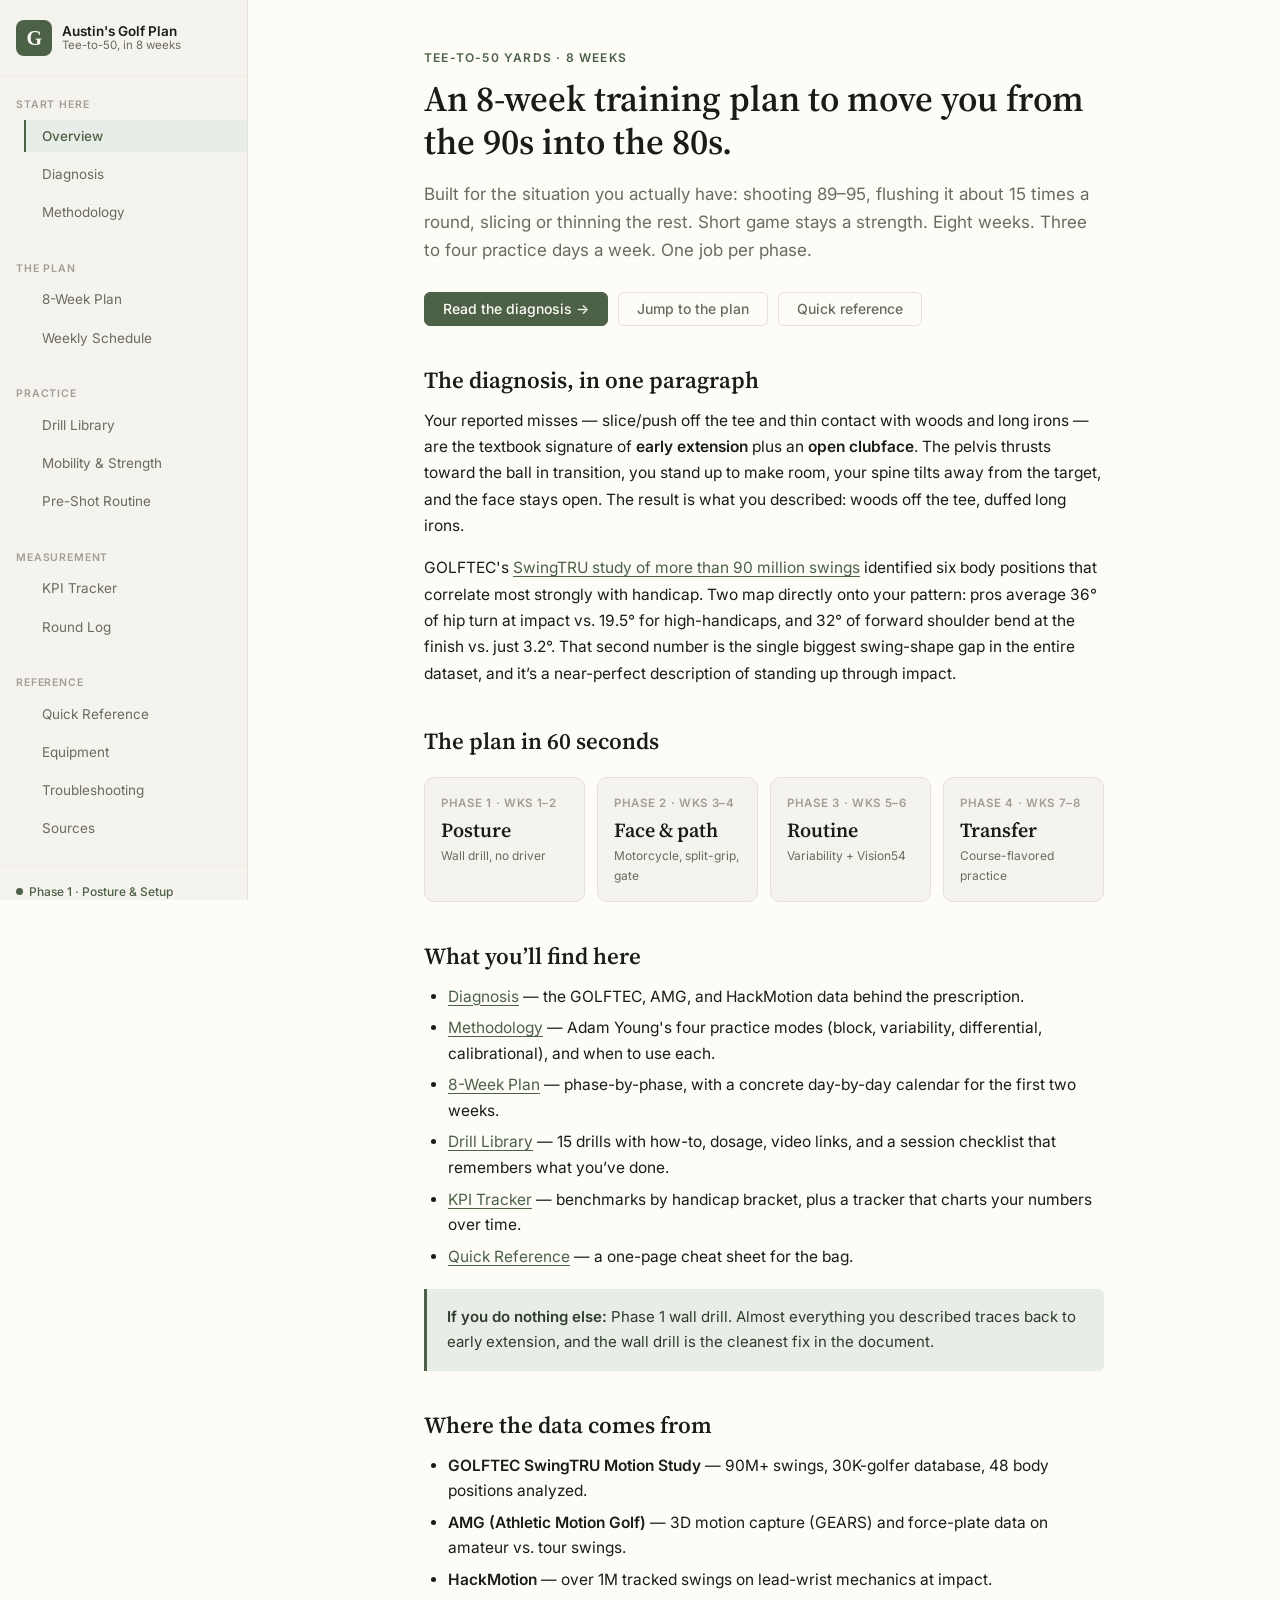
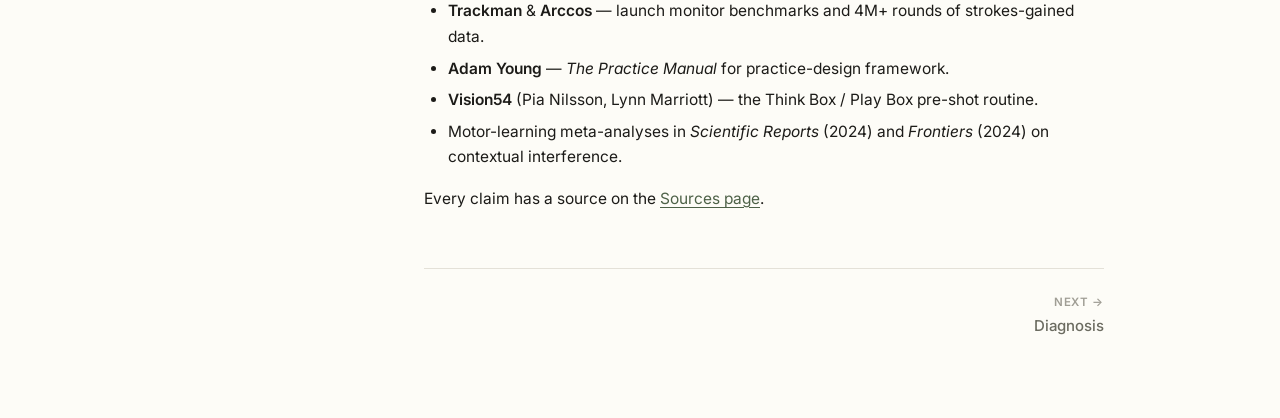
<file: index.html>
<!doctype html>
<html lang="en">
<head>
<meta charset="utf-8" />
<meta name="viewport" content="width=device-width, initial-scale=1" />
<title>Overview — Austin's Golf Training Plan</title>
<meta name="description" content="An 8-week training plan for an amateur golfer working from the 90s into the 80s. Built around early-extension and clubface fixes, with research-backed practice methodology." />
<link rel="preconnect" href="https://fonts.googleapis.com">
<link rel="preconnect" href="https://fonts.gstatic.com" crossorigin>
<link href="https://fonts.googleapis.com/css2?family=Inter:wght@400;500;600;700&family=Source+Serif+4:opsz,wght@8..60,400;8..60,500;8..60,600;8..60,700&display=swap" rel="stylesheet">
<link rel="stylesheet" href="assets/css/styles.css" />
<link rel="icon" type="image/svg+xml" href="data:image/svg+xml,%3Csvg xmlns='http://www.w3.org/2000/svg' viewBox='0 0 100 100'%3E%3Crect width='100' height='100' rx='20' fill='%234d6147'/%3E%3Ctext x='50' y='68' font-family='Georgia,serif' font-size='52' font-weight='600' fill='%23fdfcf7' text-anchor='middle'%3EG%3C/text%3E%3C/svg%3E" />
<script>
  // Set theme before paint to avoid flash
  (function () {
    var stored = localStorage.getItem("golfsite.theme");
    var prefersDark = window.matchMedia && window.matchMedia("(prefers-color-scheme: dark)").matches;
    var t = stored || (prefersDark ? "dark" : "light");
    document.documentElement.setAttribute("data-theme", t);
  })();
</script>
</head>
<body>
<button class="menu-toggle" data-menu-toggle aria-label="Open menu">
  <svg viewBox="0 0 24 24" fill="none" stroke="currentColor" stroke-width="2" stroke-linecap="round" stroke-linejoin="round"><line x1="3" y1="6" x2="21" y2="6"/><line x1="3" y1="12" x2="21" y2="12"/><line x1="3" y1="18" x2="21" y2="18"/></svg>
</button>
<div class="sidebar-backdrop" data-menu-close></div>

<div class="app">
  <aside class="sidebar">
    <a class="brand" href="index.html" style="text-decoration:none;">
      <span class="brand-mark">G</span>
      <div>
        <div class="brand-text">Austin's Golf Plan</div>
        <div class="brand-sub">Tee-to-50, in 8 weeks</div>
      </div>
    </a>
    
      <div class="nav-group">
        <div class="nav-group-label">Start here</div>
        <ul class="nav-list"><li class="nav-item"><a class="nav-link active" href="index.html">Overview</a></li><li class="nav-item"><a class="nav-link" href="diagnosis.html">Diagnosis</a></li><li class="nav-item"><a class="nav-link" href="methodology.html">Methodology</a></li></ul>
      </div>
      <div class="nav-group">
        <div class="nav-group-label">The plan</div>
        <ul class="nav-list"><li class="nav-item"><a class="nav-link" href="plan.html">8-Week Plan</a></li><li class="nav-item"><a class="nav-link" href="schedule.html">Weekly Schedule</a></li></ul>
      </div>
      <div class="nav-group">
        <div class="nav-group-label">Practice</div>
        <ul class="nav-list"><li class="nav-item"><a class="nav-link" href="drills.html">Drill Library</a></li><li class="nav-item"><a class="nav-link" href="mobility.html">Mobility & Strength</a></li><li class="nav-item"><a class="nav-link" href="routine.html">Pre-Shot Routine</a></li></ul>
      </div>
      <div class="nav-group">
        <div class="nav-group-label">Measurement</div>
        <ul class="nav-list"><li class="nav-item"><a class="nav-link" href="kpis.html">KPI Tracker</a></li><li class="nav-item"><a class="nav-link" href="tracking.html">Round Log</a></li></ul>
      </div>
      <div class="nav-group">
        <div class="nav-group-label">Reference</div>
        <ul class="nav-list"><li class="nav-item"><a class="nav-link" href="quickref.html">Quick Reference</a></li><li class="nav-item"><a class="nav-link" href="equipment.html">Equipment</a></li><li class="nav-item"><a class="nav-link" href="troubleshooting.html">Troubleshooting</a></li><li class="nav-item"><a class="nav-link" href="sources.html">Sources</a></li></ul>
      </div>
    <div class="sidebar-footer">
      <span class="phase-pill" data-phase-pill><span class="dot"></span>Phase 1 · Posture & Setup</span>
      <button class="theme-toggle" data-theme-toggle aria-label="Toggle theme">
        <span data-theme-icon></span><span data-theme-label>Dark</span>
      </button>
    </div>
  </aside>

  <main class="main">
    <div class="main-inner">
      <div class="eyebrow">Tee-to-50 Yards · 8 Weeks</div>
      <h1>An 8-week training plan to move you from the 90s into the 80s.</h1>
      <p class="lead">Built for the situation you actually have: shooting 89&ndash;95, flushing it about 15 times a round, slicing or thinning the rest. Short game stays a strength. Eight weeks. Three to four practice days a week. One job per phase.</p>
      
    <div class="cta-row">
      <a class="btn btn-primary" href="diagnosis.html">Read the diagnosis →</a>
      <a class="btn btn-ghost" href="plan.html">Jump to the plan</a>
      <a class="btn btn-ghost" href="quickref.html">Quick reference</a>
    </div>

    <h2>The diagnosis, in one paragraph</h2>
    <p>Your reported misses &mdash; slice/push off the tee and thin contact with woods and long irons &mdash; are the textbook signature of <strong>early extension</strong> plus an <strong>open clubface</strong>. The pelvis thrusts toward the ball in transition, you stand up to make room, your spine tilts away from the target, and the face stays open. The result is what you described: woods off the tee, duffed long irons.</p>
    <p>GOLFTEC's <a href="https://www.pga.com/news/pga-merchandise-show/golftecs-swingtru-motion-study-illustrates-big-swing-differences-between" target="_blank" rel="noopener">SwingTRU study of more than 90 million swings</a> identified six body positions that correlate most strongly with handicap. Two map directly onto your pattern: pros average 36° of hip turn at impact vs. 19.5° for high-handicaps, and 32° of forward shoulder bend at the finish vs. just 3.2°. That second number is the single biggest swing-shape gap in the entire dataset, and it&rsquo;s a near-perfect description of standing up through impact.</p>

    <h2>The plan in 60 seconds</h2>
    <div class="metric-grid">
      <div class="metric"><div class="metric-label">Phase 1 · Wks 1–2</div><div class="metric-value">Posture</div><div class="metric-sub">Wall drill, no driver</div></div>
      <div class="metric"><div class="metric-label">Phase 2 · Wks 3–4</div><div class="metric-value">Face & path</div><div class="metric-sub">Motorcycle, split-grip, gate</div></div>
      <div class="metric"><div class="metric-label">Phase 3 · Wks 5–6</div><div class="metric-value">Routine</div><div class="metric-sub">Variability + Vision54</div></div>
      <div class="metric"><div class="metric-label">Phase 4 · Wks 7–8</div><div class="metric-value">Transfer</div><div class="metric-sub">Course-flavored practice</div></div>
    </div>

    <h2>What you&rsquo;ll find here</h2>
    <ul>
      <li><a href="diagnosis.html">Diagnosis</a> &mdash; the GOLFTEC, AMG, and HackMotion data behind the prescription.</li>
      <li><a href="methodology.html">Methodology</a> &mdash; Adam Young's four practice modes (block, variability, differential, calibrational), and when to use each.</li>
      <li><a href="plan.html">8-Week Plan</a> &mdash; phase-by-phase, with a concrete day-by-day calendar for the first two weeks.</li>
      <li><a href="drills.html">Drill Library</a> &mdash; 15 drills with how-to, dosage, video links, and a session checklist that remembers what you&rsquo;ve done.</li>
      <li><a href="kpis.html">KPI Tracker</a> &mdash; benchmarks by handicap bracket, plus a tracker that charts your numbers over time.</li>
      <li><a href="quickref.html">Quick Reference</a> &mdash; a one-page cheat sheet for the bag.</li>
    </ul>

    <div class="callout"><strong>If you do nothing else:</strong> Phase 1 wall drill. Almost everything you described traces back to early extension, and the wall drill is the cleanest fix in the document.</div>

    <h2>Where the data comes from</h2>
    <ul>
      <li><strong>GOLFTEC SwingTRU Motion Study</strong> &mdash; 90M+ swings, 30K-golfer database, 48 body positions analyzed.</li>
      <li><strong>AMG (Athletic Motion Golf)</strong> &mdash; 3D motion capture (GEARS) and force-plate data on amateur vs. tour swings.</li>
      <li><strong>HackMotion</strong> &mdash; over 1M tracked swings on lead-wrist mechanics at impact.</li>
      <li><strong>Trackman</strong> &amp; <strong>Arccos</strong> &mdash; launch monitor benchmarks and 4M+ rounds of strokes-gained data.</li>
      <li><strong>Adam Young</strong> &mdash; <em>The Practice Manual</em> for practice-design framework.</li>
      <li><strong>Vision54</strong> (Pia Nilsson, Lynn Marriott) &mdash; the Think Box / Play Box pre-shot routine.</li>
      <li>Motor-learning meta-analyses in <em>Scientific Reports</em> (2024) and <em>Frontiers</em> (2024) on contextual interference.</li>
    </ul>
    <p>Every claim has a source on the <a href="sources.html">Sources page</a>.</p>
  
      
    <footer class="page-footer">
      <span></span>
      <a class="nav-next" href="diagnosis.html"><span class="nav-label">Next →</span><span class="nav-title">Diagnosis</span></a>
    </footer>
    </div>
  </main>
</div>

<script src="assets/js/app.js"></script>

</body>
</html>
</file>
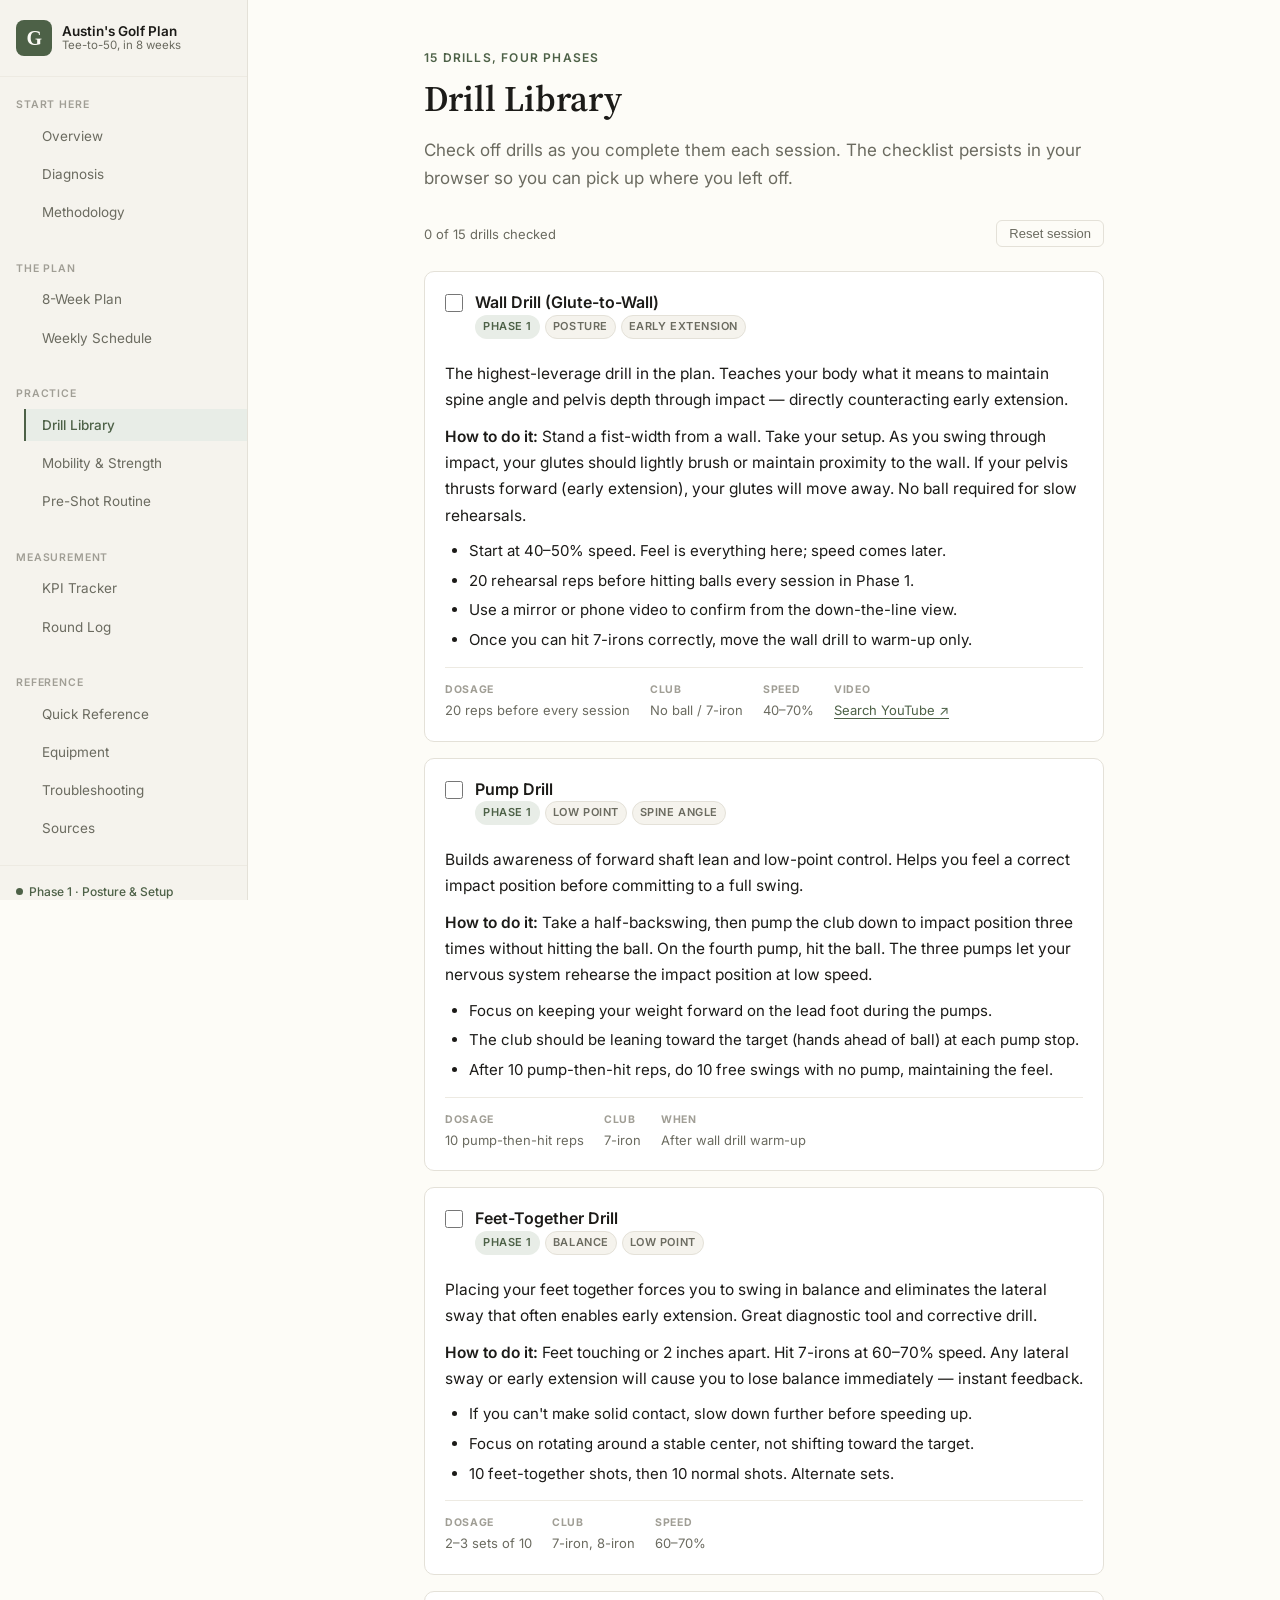
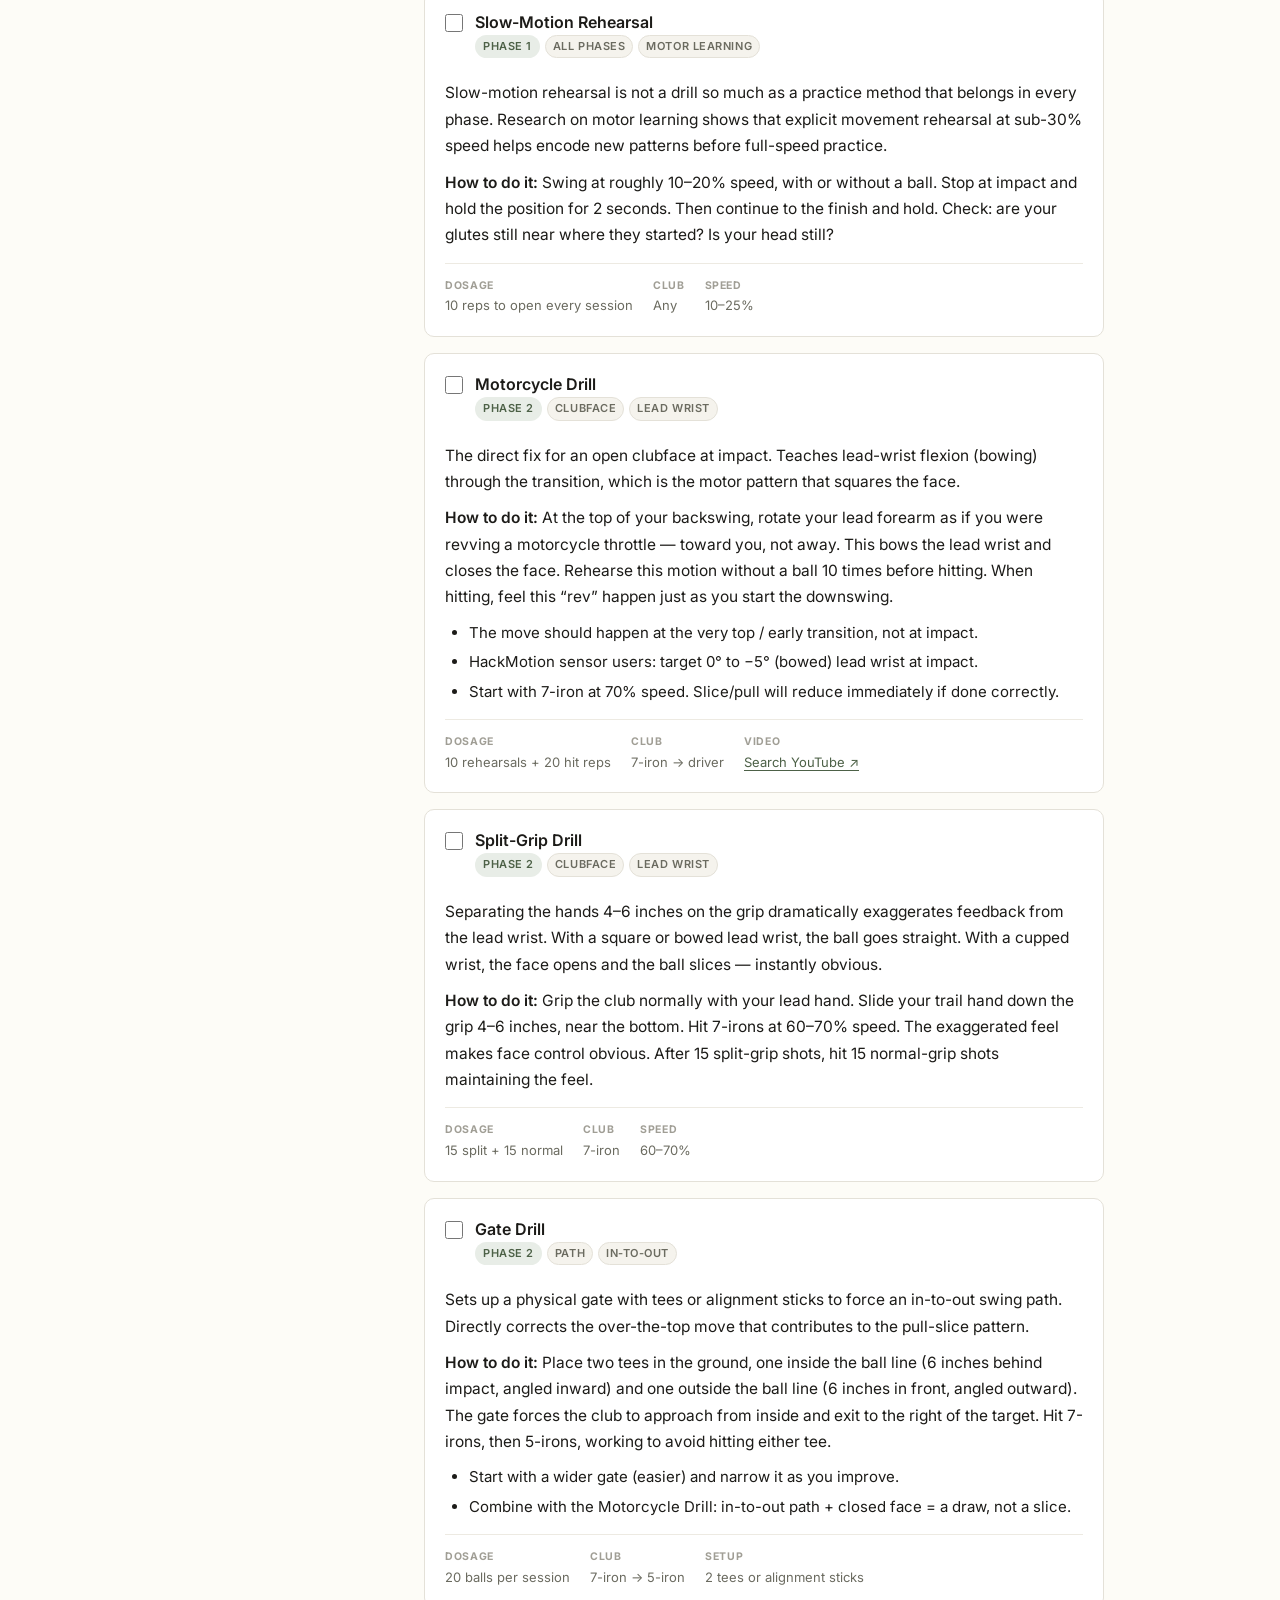
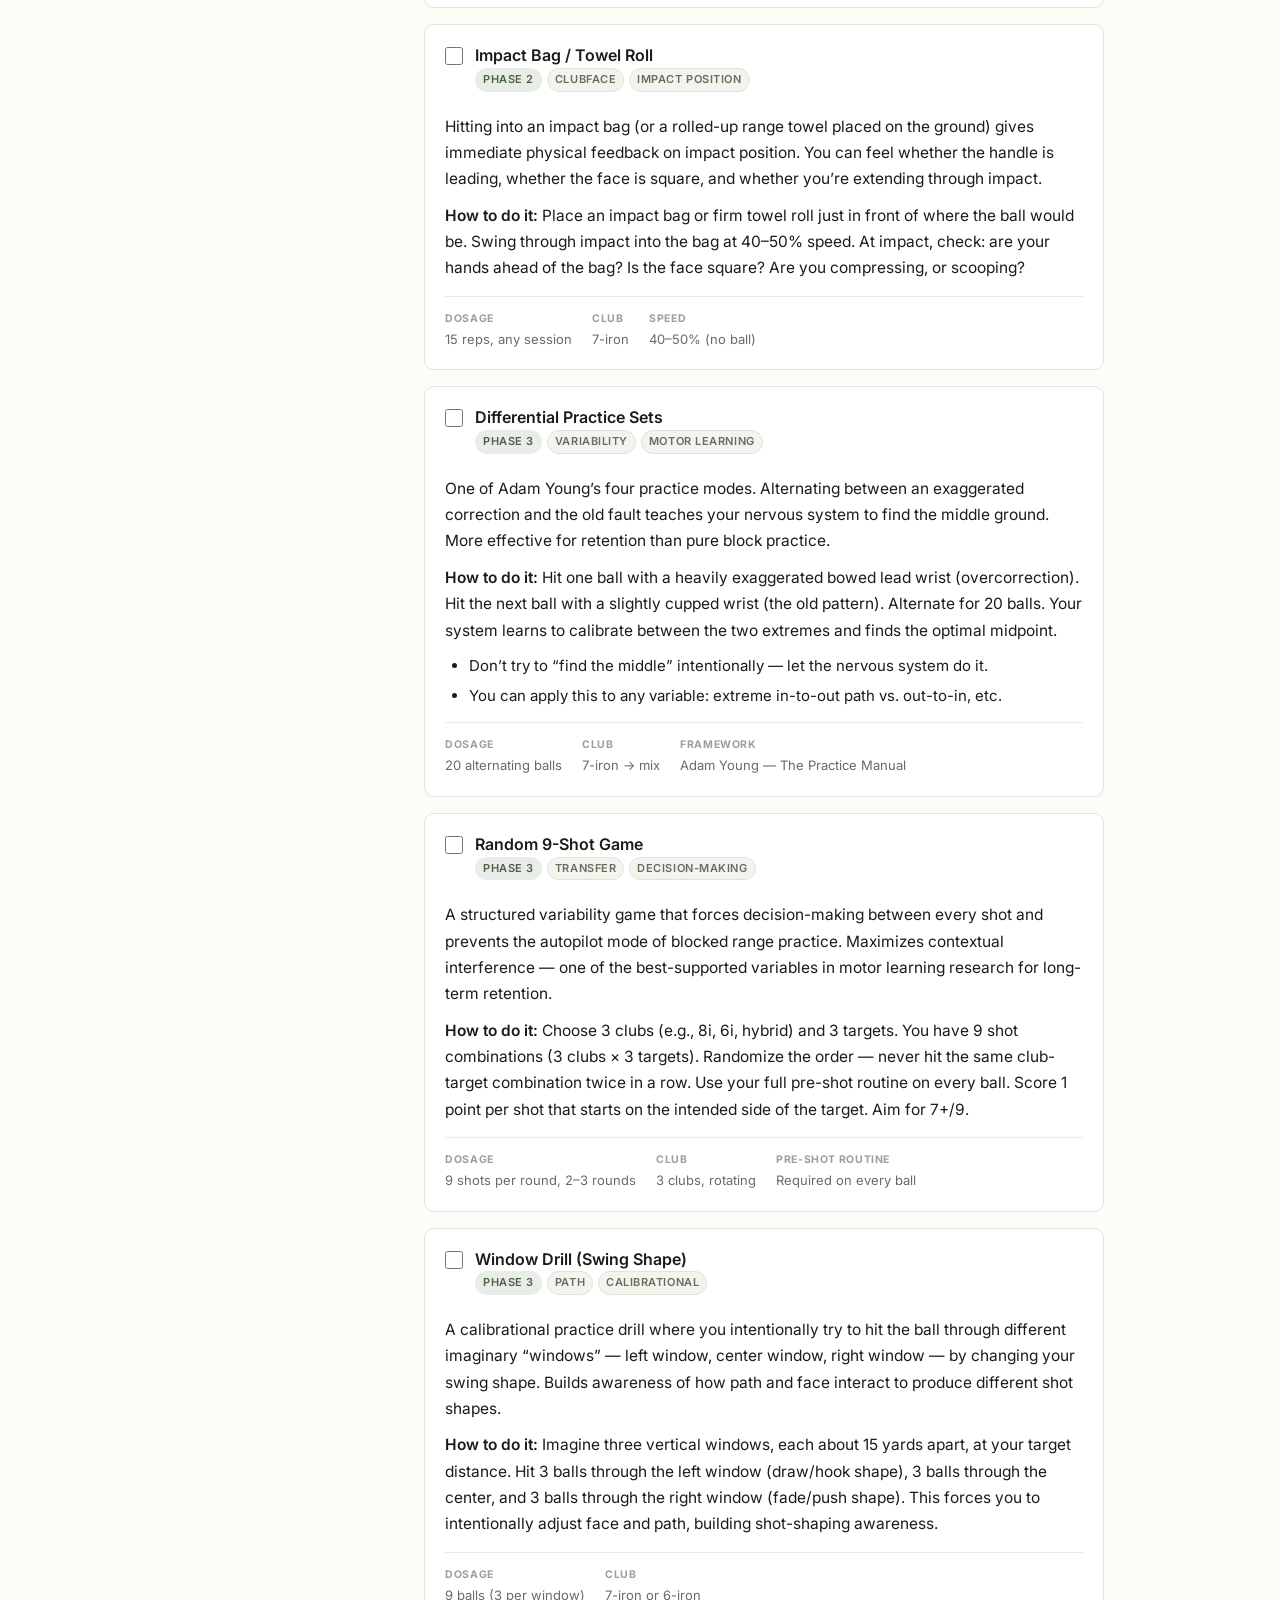
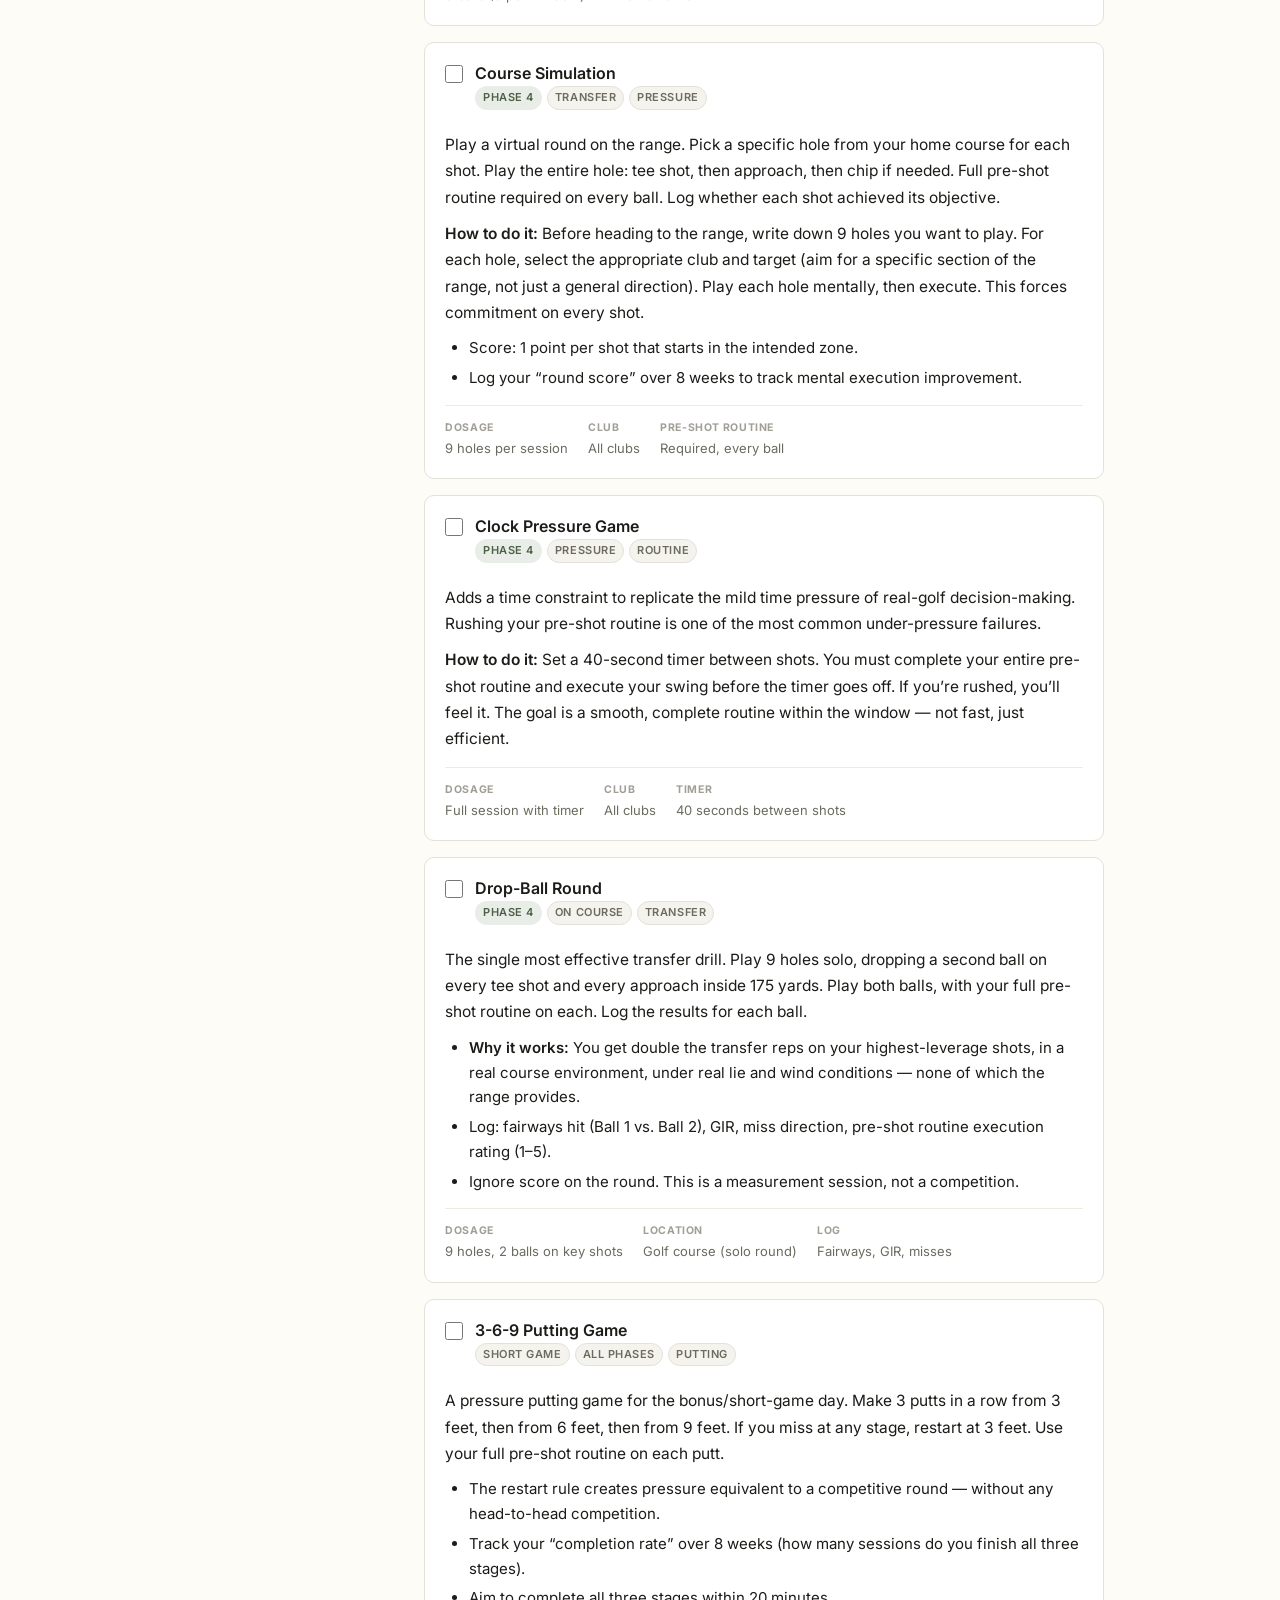
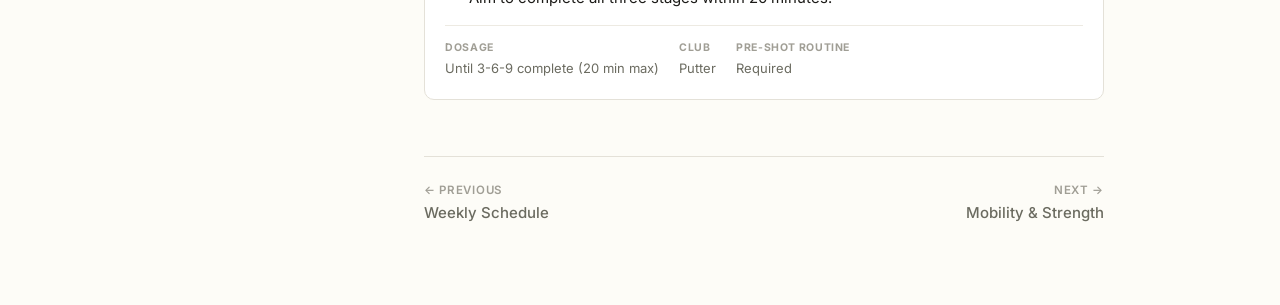
<file: drills.html>
<!doctype html>
<html lang="en">
<head>
  <meta charset="utf-8" />
  <meta name="viewport" content="width=device-width, initial-scale=1" />
  <title>Drill Library — Austin's Golf Training Plan</title>
  <meta name="description" content="An 8-week training plan for an amateur golfer working from the 90s into the 80s. Built around early-extension and clubface fixes, with research-backed practice methodology." />
  <link rel="preconnect" href="https://fonts.googleapis.com">
  <link rel="preconnect" href="https://fonts.gstatic.com" crossorigin>
  <link href="https://fonts.googleapis.com/css2?family=Inter:wght@400;500;600;700&family=Source+Serif+4:opsz,wght@8..60,400;8..60,500;8..60,600;8..60,700&display=swap" rel="stylesheet">
  <link rel="stylesheet" href="assets/css/styles.css" />
  <link rel="icon" type="image/svg+xml" href="data:image/svg+xml,%3Csvg xmlns='http://www.w3.org/2000/svg' viewBox='0 0 100 100'%3E%3Crect width='100' height='100' rx='20' fill='%234d6147'/%3E%3Ctext x='50' y='68' font-family='Georgia,serif' font-size='52' font-weight='600' fill='%23fdfcf7' text-anchor='middle'%3EG%3C/text%3E%3C/svg%3E" />
  <script>
    (function () {
      var stored = localStorage.getItem("golfsite.theme");
      var prefersDark = window.matchMedia && window.matchMedia("(prefers-color-scheme: dark)").matches;
      var t = stored || (prefersDark ? "dark" : "light");
      document.documentElement.setAttribute("data-theme", t);
    })();
  </script>
</head>
<body>
<button class="menu-toggle" data-menu-toggle aria-label="Open menu">
  <svg viewBox="0 0 24 24" fill="none" stroke="currentColor" stroke-width="2" stroke-linecap="round" stroke-linejoin="round"><line x1="3" y1="6" x2="21" y2="6"/><line x1="3" y1="12" x2="21" y2="12"/><line x1="3" y1="18" x2="21" y2="18"/></svg>
</button>
<div class="sidebar-backdrop" data-menu-close></div>
<div class="app">
  <aside class="sidebar">
    <a class="brand" href="index.html" style="text-decoration:none;">
      <span class="brand-mark">G</span>
      <div>
        <div class="brand-text">Austin's Golf Plan</div>
        <div class="brand-sub">Tee-to-50, in 8 weeks</div>
      </div>
    </a>
    <div class="nav-group">
      <div class="nav-group-label">Start here</div>
      <ul class="nav-list"><li class="nav-item"><a class="nav-link" href="index.html">Overview</a></li><li class="nav-item"><a class="nav-link" href="diagnosis.html">Diagnosis</a></li><li class="nav-item"><a class="nav-link" href="methodology.html">Methodology</a></li></ul>
    </div>
    <div class="nav-group">
      <div class="nav-group-label">The plan</div>
      <ul class="nav-list"><li class="nav-item"><a class="nav-link" href="plan.html">8-Week Plan</a></li><li class="nav-item"><a class="nav-link" href="schedule.html">Weekly Schedule</a></li></ul>
    </div>
    <div class="nav-group">
      <div class="nav-group-label">Practice</div>
      <ul class="nav-list"><li class="nav-item"><a class="nav-link active" href="drills.html">Drill Library</a></li><li class="nav-item"><a class="nav-link" href="mobility.html">Mobility &amp; Strength</a></li><li class="nav-item"><a class="nav-link" href="routine.html">Pre-Shot Routine</a></li></ul>
    </div>
    <div class="nav-group">
      <div class="nav-group-label">Measurement</div>
      <ul class="nav-list"><li class="nav-item"><a class="nav-link" href="kpis.html">KPI Tracker</a></li><li class="nav-item"><a class="nav-link" href="tracking.html">Round Log</a></li></ul>
    </div>
    <div class="nav-group">
      <div class="nav-group-label">Reference</div>
      <ul class="nav-list"><li class="nav-item"><a class="nav-link" href="quickref.html">Quick Reference</a></li><li class="nav-item"><a class="nav-link" href="equipment.html">Equipment</a></li><li class="nav-item"><a class="nav-link" href="troubleshooting.html">Troubleshooting</a></li><li class="nav-item"><a class="nav-link" href="sources.html">Sources</a></li></ul>
    </div>
    <div class="sidebar-footer">
      <span class="phase-pill" data-phase-pill><span class="dot"></span>Phase 1 &middot; Posture &amp; Setup</span>
      <button class="theme-toggle" data-theme-toggle aria-label="Toggle theme">
        <span data-theme-icon></span><span data-theme-label>Dark</span>
      </button>
    </div>
  </aside>

  <main class="main">
    <div class="main-inner">
      <div class="eyebrow">15 drills, four phases</div>
      <h1>Drill Library</h1>
      <p class="lead">Check off drills as you complete them each session. The checklist persists in your browser so you can pick up where you left off.</p>

      <div class="drill-header">
        <span class="drill-summary" data-drills-summary>0 of 15 drills checked</span>
        <button class="btn btn-ghost" data-drills-reset style="font-size:13px; padding:6px 12px;">Reset session</button>
      </div>

      <div class="drill-list">

        <!-- ── PHASE 1 ── -->

        <div class="drill-card">
          <div class="drill-card-header">
            <label class="drill-checkbox-wrap" style="display:contents;">
              <input class="drill-checkbox" type="checkbox" data-drill-id="wall-drill" />
            </label>
            <div class="drill-title-group">
              <div class="drill-title">Wall Drill (Glute-to-Wall)</div>
              <div class="drill-tags">
                <span class="drill-tag phase-tag">Phase 1</span>
                <span class="drill-tag">Posture</span>
                <span class="drill-tag">Early extension</span>
              </div>
            </div>
          </div>
          <div class="drill-body">
            <p>The highest-leverage drill in the plan. Teaches your body what it means to maintain spine angle and pelvis depth through impact — directly counteracting early extension.</p>
            <p><strong>How to do it:</strong> Stand a fist-width from a wall. Take your setup. As you swing through impact, your glutes should lightly brush or maintain proximity to the wall. If your pelvis thrusts forward (early extension), your glutes will move away. No ball required for slow rehearsals.</p>
            <ul>
              <li>Start at 40–50% speed. Feel is everything here; speed comes later.</li>
              <li>20 rehearsal reps before hitting balls every session in Phase 1.</li>
              <li>Use a mirror or phone video to confirm from the down-the-line view.</li>
              <li>Once you can hit 7-irons correctly, move the wall drill to warm-up only.</li>
            </ul>
          </div>
          <div class="drill-meta">
            <div class="drill-meta-item"><div class="drill-meta-label">Dosage</div><div class="drill-meta-value">20 reps before every session</div></div>
            <div class="drill-meta-item"><div class="drill-meta-label">Club</div><div class="drill-meta-value">No ball / 7-iron</div></div>
            <div class="drill-meta-item"><div class="drill-meta-label">Speed</div><div class="drill-meta-value">40–70%</div></div>
            <div class="drill-meta-item"><div class="drill-meta-label">Video</div><div class="drill-meta-value"><a href="https://www.youtube.com/results?search_query=golf+wall+drill+early+extension" target="_blank" rel="noopener">Search YouTube ↗</a></div></div>
          </div>
        </div>

        <div class="drill-card">
          <div class="drill-card-header">
            <input class="drill-checkbox" type="checkbox" data-drill-id="pump-drill" />
            <div class="drill-title-group">
              <div class="drill-title">Pump Drill</div>
              <div class="drill-tags">
                <span class="drill-tag phase-tag">Phase 1</span>
                <span class="drill-tag">Low point</span>
                <span class="drill-tag">Spine angle</span>
              </div>
            </div>
          </div>
          <div class="drill-body">
            <p>Builds awareness of forward shaft lean and low-point control. Helps you feel a correct impact position before committing to a full swing.</p>
            <p><strong>How to do it:</strong> Take a half-backswing, then pump the club down to impact position three times without hitting the ball. On the fourth pump, hit the ball. The three pumps let your nervous system rehearse the impact position at low speed.</p>
            <ul>
              <li>Focus on keeping your weight forward on the lead foot during the pumps.</li>
              <li>The club should be leaning toward the target (hands ahead of ball) at each pump stop.</li>
              <li>After 10 pump-then-hit reps, do 10 free swings with no pump, maintaining the feel.</li>
            </ul>
          </div>
          <div class="drill-meta">
            <div class="drill-meta-item"><div class="drill-meta-label">Dosage</div><div class="drill-meta-value">10 pump-then-hit reps</div></div>
            <div class="drill-meta-item"><div class="drill-meta-label">Club</div><div class="drill-meta-value">7-iron</div></div>
            <div class="drill-meta-item"><div class="drill-meta-label">When</div><div class="drill-meta-value">After wall drill warm-up</div></div>
          </div>
        </div>

        <div class="drill-card">
          <div class="drill-card-header">
            <input class="drill-checkbox" type="checkbox" data-drill-id="feet-together" />
            <div class="drill-title-group">
              <div class="drill-title">Feet-Together Drill</div>
              <div class="drill-tags">
                <span class="drill-tag phase-tag">Phase 1</span>
                <span class="drill-tag">Balance</span>
                <span class="drill-tag">Low point</span>
              </div>
            </div>
          </div>
          <div class="drill-body">
            <p>Placing your feet together forces you to swing in balance and eliminates the lateral sway that often enables early extension. Great diagnostic tool and corrective drill.</p>
            <p><strong>How to do it:</strong> Feet touching or 2 inches apart. Hit 7-irons at 60–70% speed. Any lateral sway or early extension will cause you to lose balance immediately — instant feedback.</p>
            <ul>
              <li>If you can't make solid contact, slow down further before speeding up.</li>
              <li>Focus on rotating around a stable center, not shifting toward the target.</li>
              <li>10 feet-together shots, then 10 normal shots. Alternate sets.</li>
            </ul>
          </div>
          <div class="drill-meta">
            <div class="drill-meta-item"><div class="drill-meta-label">Dosage</div><div class="drill-meta-value">2–3 sets of 10</div></div>
            <div class="drill-meta-item"><div class="drill-meta-label">Club</div><div class="drill-meta-value">7-iron, 8-iron</div></div>
            <div class="drill-meta-item"><div class="drill-meta-label">Speed</div><div class="drill-meta-value">60–70%</div></div>
          </div>
        </div>

        <div class="drill-card">
          <div class="drill-card-header">
            <input class="drill-checkbox" type="checkbox" data-drill-id="slow-motion" />
            <div class="drill-title-group">
              <div class="drill-title">Slow-Motion Rehearsal</div>
              <div class="drill-tags">
                <span class="drill-tag phase-tag">Phase 1</span>
                <span class="drill-tag">All phases</span>
                <span class="drill-tag">Motor learning</span>
              </div>
            </div>
          </div>
          <div class="drill-body">
            <p>Slow-motion rehearsal is not a drill so much as a practice method that belongs in every phase. Research on motor learning shows that explicit movement rehearsal at sub-30% speed helps encode new patterns before full-speed practice.</p>
            <p><strong>How to do it:</strong> Swing at roughly 10–20% speed, with or without a ball. Stop at impact and hold the position for 2 seconds. Then continue to the finish and hold. Check: are your glutes still near where they started? Is your head still?</p>
          </div>
          <div class="drill-meta">
            <div class="drill-meta-item"><div class="drill-meta-label">Dosage</div><div class="drill-meta-value">10 reps to open every session</div></div>
            <div class="drill-meta-item"><div class="drill-meta-label">Club</div><div class="drill-meta-value">Any</div></div>
            <div class="drill-meta-item"><div class="drill-meta-label">Speed</div><div class="drill-meta-value">10–25%</div></div>
          </div>
        </div>

        <!-- ── PHASE 2 ── -->

        <div class="drill-card">
          <div class="drill-card-header">
            <input class="drill-checkbox" type="checkbox" data-drill-id="motorcycle" />
            <div class="drill-title-group">
              <div class="drill-title">Motorcycle Drill</div>
              <div class="drill-tags">
                <span class="drill-tag phase-tag">Phase 2</span>
                <span class="drill-tag">Clubface</span>
                <span class="drill-tag">Lead wrist</span>
              </div>
            </div>
          </div>
          <div class="drill-body">
            <p>The direct fix for an open clubface at impact. Teaches lead-wrist flexion (bowing) through the transition, which is the motor pattern that squares the face.</p>
            <p><strong>How to do it:</strong> At the top of your backswing, rotate your lead forearm as if you were revving a motorcycle throttle — toward you, not away. This bows the lead wrist and closes the face. Rehearse this motion without a ball 10 times before hitting. When hitting, feel this &ldquo;rev&rdquo; happen just as you start the downswing.</p>
            <ul>
              <li>The move should happen at the very top / early transition, not at impact.</li>
              <li>HackMotion sensor users: target 0&deg; to &minus;5&deg; (bowed) lead wrist at impact.</li>
              <li>Start with 7-iron at 70% speed. Slice/pull will reduce immediately if done correctly.</li>
            </ul>
          </div>
          <div class="drill-meta">
            <div class="drill-meta-item"><div class="drill-meta-label">Dosage</div><div class="drill-meta-value">10 rehearsals + 20 hit reps</div></div>
            <div class="drill-meta-item"><div class="drill-meta-label">Club</div><div class="drill-meta-value">7-iron → driver</div></div>
            <div class="drill-meta-item"><div class="drill-meta-label">Video</div><div class="drill-meta-value"><a href="https://www.youtube.com/results?search_query=golf+motorcycle+drill+lead+wrist" target="_blank" rel="noopener">Search YouTube ↗</a></div></div>
          </div>
        </div>

        <div class="drill-card">
          <div class="drill-card-header">
            <input class="drill-checkbox" type="checkbox" data-drill-id="split-grip" />
            <div class="drill-title-group">
              <div class="drill-title">Split-Grip Drill</div>
              <div class="drill-tags">
                <span class="drill-tag phase-tag">Phase 2</span>
                <span class="drill-tag">Clubface</span>
                <span class="drill-tag">Lead wrist</span>
              </div>
            </div>
          </div>
          <div class="drill-body">
            <p>Separating the hands 4–6 inches on the grip dramatically exaggerates feedback from the lead wrist. With a square or bowed lead wrist, the ball goes straight. With a cupped wrist, the face opens and the ball slices &mdash; instantly obvious.</p>
            <p><strong>How to do it:</strong> Grip the club normally with your lead hand. Slide your trail hand down the grip 4–6 inches, near the bottom. Hit 7-irons at 60–70% speed. The exaggerated feel makes face control obvious. After 15 split-grip shots, hit 15 normal-grip shots maintaining the feel.</p>
          </div>
          <div class="drill-meta">
            <div class="drill-meta-item"><div class="drill-meta-label">Dosage</div><div class="drill-meta-value">15 split + 15 normal</div></div>
            <div class="drill-meta-item"><div class="drill-meta-label">Club</div><div class="drill-meta-value">7-iron</div></div>
            <div class="drill-meta-item"><div class="drill-meta-label">Speed</div><div class="drill-meta-value">60–70%</div></div>
          </div>
        </div>

        <div class="drill-card">
          <div class="drill-card-header">
            <input class="drill-checkbox" type="checkbox" data-drill-id="gate-drill" />
            <div class="drill-title-group">
              <div class="drill-title">Gate Drill</div>
              <div class="drill-tags">
                <span class="drill-tag phase-tag">Phase 2</span>
                <span class="drill-tag">Path</span>
                <span class="drill-tag">In-to-out</span>
              </div>
            </div>
          </div>
          <div class="drill-body">
            <p>Sets up a physical gate with tees or alignment sticks to force an in-to-out swing path. Directly corrects the over-the-top move that contributes to the pull-slice pattern.</p>
            <p><strong>How to do it:</strong> Place two tees in the ground, one inside the ball line (6 inches behind impact, angled inward) and one outside the ball line (6 inches in front, angled outward). The gate forces the club to approach from inside and exit to the right of the target. Hit 7-irons, then 5-irons, working to avoid hitting either tee.</p>
            <ul>
              <li>Start with a wider gate (easier) and narrow it as you improve.</li>
              <li>Combine with the Motorcycle Drill: in-to-out path + closed face = a draw, not a slice.</li>
            </ul>
          </div>
          <div class="drill-meta">
            <div class="drill-meta-item"><div class="drill-meta-label">Dosage</div><div class="drill-meta-value">20 balls per session</div></div>
            <div class="drill-meta-item"><div class="drill-meta-label">Club</div><div class="drill-meta-value">7-iron → 5-iron</div></div>
            <div class="drill-meta-item"><div class="drill-meta-label">Setup</div><div class="drill-meta-value">2 tees or alignment sticks</div></div>
          </div>
        </div>

        <div class="drill-card">
          <div class="drill-card-header">
            <input class="drill-checkbox" type="checkbox" data-drill-id="impact-bag" />
            <div class="drill-title-group">
              <div class="drill-title">Impact Bag / Towel Roll</div>
              <div class="drill-tags">
                <span class="drill-tag phase-tag">Phase 2</span>
                <span class="drill-tag">Clubface</span>
                <span class="drill-tag">Impact position</span>
              </div>
            </div>
          </div>
          <div class="drill-body">
            <p>Hitting into an impact bag (or a rolled-up range towel placed on the ground) gives immediate physical feedback on impact position. You can feel whether the handle is leading, whether the face is square, and whether you&rsquo;re extending through impact.</p>
            <p><strong>How to do it:</strong> Place an impact bag or firm towel roll just in front of where the ball would be. Swing through impact into the bag at 40–50% speed. At impact, check: are your hands ahead of the bag? Is the face square? Are you compressing, or scooping?</p>
          </div>
          <div class="drill-meta">
            <div class="drill-meta-item"><div class="drill-meta-label">Dosage</div><div class="drill-meta-value">15 reps, any session</div></div>
            <div class="drill-meta-item"><div class="drill-meta-label">Club</div><div class="drill-meta-value">7-iron</div></div>
            <div class="drill-meta-item"><div class="drill-meta-label">Speed</div><div class="drill-meta-value">40–50% (no ball)</div></div>
          </div>
        </div>

        <!-- ── PHASE 3 ── -->

        <div class="drill-card">
          <div class="drill-card-header">
            <input class="drill-checkbox" type="checkbox" data-drill-id="differential" />
            <div class="drill-title-group">
              <div class="drill-title">Differential Practice Sets</div>
              <div class="drill-tags">
                <span class="drill-tag phase-tag">Phase 3</span>
                <span class="drill-tag">Variability</span>
                <span class="drill-tag">Motor learning</span>
              </div>
            </div>
          </div>
          <div class="drill-body">
            <p>One of Adam Young&rsquo;s four practice modes. Alternating between an exaggerated correction and the old fault teaches your nervous system to find the middle ground. More effective for retention than pure block practice.</p>
            <p><strong>How to do it:</strong> Hit one ball with a heavily exaggerated bowed lead wrist (overcorrection). Hit the next ball with a slightly cupped wrist (the old pattern). Alternate for 20 balls. Your system learns to calibrate between the two extremes and finds the optimal midpoint.</p>
            <ul>
              <li>Don&rsquo;t try to &ldquo;find the middle&rdquo; intentionally &mdash; let the nervous system do it.</li>
              <li>You can apply this to any variable: extreme in-to-out path vs. out-to-in, etc.</li>
            </ul>
          </div>
          <div class="drill-meta">
            <div class="drill-meta-item"><div class="drill-meta-label">Dosage</div><div class="drill-meta-value">20 alternating balls</div></div>
            <div class="drill-meta-item"><div class="drill-meta-label">Club</div><div class="drill-meta-value">7-iron → mix</div></div>
            <div class="drill-meta-item"><div class="drill-meta-label">Framework</div><div class="drill-meta-value">Adam Young — The Practice Manual</div></div>
          </div>
        </div>

        <div class="drill-card">
          <div class="drill-card-header">
            <input class="drill-checkbox" type="checkbox" data-drill-id="random-9" />
            <div class="drill-title-group">
              <div class="drill-title">Random 9-Shot Game</div>
              <div class="drill-tags">
                <span class="drill-tag phase-tag">Phase 3</span>
                <span class="drill-tag">Transfer</span>
                <span class="drill-tag">Decision-making</span>
              </div>
            </div>
          </div>
          <div class="drill-body">
            <p>A structured variability game that forces decision-making between every shot and prevents the autopilot mode of blocked range practice. Maximizes contextual interference — one of the best-supported variables in motor learning research for long-term retention.</p>
            <p><strong>How to do it:</strong> Choose 3 clubs (e.g., 8i, 6i, hybrid) and 3 targets. You have 9 shot combinations (3 clubs &times; 3 targets). Randomize the order — never hit the same club-target combination twice in a row. Use your full pre-shot routine on every ball. Score 1 point per shot that starts on the intended side of the target. Aim for 7+/9.</p>
          </div>
          <div class="drill-meta">
            <div class="drill-meta-item"><div class="drill-meta-label">Dosage</div><div class="drill-meta-value">9 shots per round, 2–3 rounds</div></div>
            <div class="drill-meta-item"><div class="drill-meta-label">Club</div><div class="drill-meta-value">3 clubs, rotating</div></div>
            <div class="drill-meta-item"><div class="drill-meta-label">Pre-shot routine</div><div class="drill-meta-value">Required on every ball</div></div>
          </div>
        </div>

        <div class="drill-card">
          <div class="drill-card-header">
            <input class="drill-checkbox" type="checkbox" data-drill-id="window-drill" />
            <div class="drill-title-group">
              <div class="drill-title">Window Drill (Swing Shape)</div>
              <div class="drill-tags">
                <span class="drill-tag phase-tag">Phase 3</span>
                <span class="drill-tag">Path</span>
                <span class="drill-tag">Calibrational</span>
              </div>
            </div>
          </div>
          <div class="drill-body">
            <p>A calibrational practice drill where you intentionally try to hit the ball through different imaginary &ldquo;windows&rdquo; &mdash; left window, center window, right window &mdash; by changing your swing shape. Builds awareness of how path and face interact to produce different shot shapes.</p>
            <p><strong>How to do it:</strong> Imagine three vertical windows, each about 15 yards apart, at your target distance. Hit 3 balls through the left window (draw/hook shape), 3 balls through the center, and 3 balls through the right window (fade/push shape). This forces you to intentionally adjust face and path, building shot-shaping awareness.</p>
          </div>
          <div class="drill-meta">
            <div class="drill-meta-item"><div class="drill-meta-label">Dosage</div><div class="drill-meta-value">9 balls (3 per window)</div></div>
            <div class="drill-meta-item"><div class="drill-meta-label">Club</div><div class="drill-meta-value">7-iron or 6-iron</div></div>
          </div>
        </div>

        <!-- ── PHASE 4 ── -->

        <div class="drill-card">
          <div class="drill-card-header">
            <input class="drill-checkbox" type="checkbox" data-drill-id="course-sim" />
            <div class="drill-title-group">
              <div class="drill-title">Course Simulation</div>
              <div class="drill-tags">
                <span class="drill-tag phase-tag">Phase 4</span>
                <span class="drill-tag">Transfer</span>
                <span class="drill-tag">Pressure</span>
              </div>
            </div>
          </div>
          <div class="drill-body">
            <p>Play a virtual round on the range. Pick a specific hole from your home course for each shot. Play the entire hole: tee shot, then approach, then chip if needed. Full pre-shot routine required on every ball. Log whether each shot achieved its objective.</p>
            <p><strong>How to do it:</strong> Before heading to the range, write down 9 holes you want to play. For each hole, select the appropriate club and target (aim for a specific section of the range, not just a general direction). Play each hole mentally, then execute. This forces commitment on every shot.</p>
            <ul>
              <li>Score: 1 point per shot that starts in the intended zone.</li>
              <li>Log your &ldquo;round score&rdquo; over 8 weeks to track mental execution improvement.</li>
            </ul>
          </div>
          <div class="drill-meta">
            <div class="drill-meta-item"><div class="drill-meta-label">Dosage</div><div class="drill-meta-value">9 holes per session</div></div>
            <div class="drill-meta-item"><div class="drill-meta-label">Club</div><div class="drill-meta-value">All clubs</div></div>
            <div class="drill-meta-item"><div class="drill-meta-label">Pre-shot routine</div><div class="drill-meta-value">Required, every ball</div></div>
          </div>
        </div>

        <div class="drill-card">
          <div class="drill-card-header">
            <input class="drill-checkbox" type="checkbox" data-drill-id="clock-pressure" />
            <div class="drill-title-group">
              <div class="drill-title">Clock Pressure Game</div>
              <div class="drill-tags">
                <span class="drill-tag phase-tag">Phase 4</span>
                <span class="drill-tag">Pressure</span>
                <span class="drill-tag">Routine</span>
              </div>
            </div>
          </div>
          <div class="drill-body">
            <p>Adds a time constraint to replicate the mild time pressure of real-golf decision-making. Rushing your pre-shot routine is one of the most common under-pressure failures.</p>
            <p><strong>How to do it:</strong> Set a 40-second timer between shots. You must complete your entire pre-shot routine and execute your swing before the timer goes off. If you&rsquo;re rushed, you&rsquo;ll feel it. The goal is a smooth, complete routine within the window &mdash; not fast, just efficient.</p>
          </div>
          <div class="drill-meta">
            <div class="drill-meta-item"><div class="drill-meta-label">Dosage</div><div class="drill-meta-value">Full session with timer</div></div>
            <div class="drill-meta-item"><div class="drill-meta-label">Club</div><div class="drill-meta-value">All clubs</div></div>
            <div class="drill-meta-item"><div class="drill-meta-label">Timer</div><div class="drill-meta-value">40 seconds between shots</div></div>
          </div>
        </div>

        <div class="drill-card">
          <div class="drill-card-header">
            <input class="drill-checkbox" type="checkbox" data-drill-id="drop-ball" />
            <div class="drill-title-group">
              <div class="drill-title">Drop-Ball Round</div>
              <div class="drill-tags">
                <span class="drill-tag phase-tag">Phase 4</span>
                <span class="drill-tag">On course</span>
                <span class="drill-tag">Transfer</span>
              </div>
            </div>
          </div>
          <div class="drill-body">
            <p>The single most effective transfer drill. Play 9 holes solo, dropping a second ball on every tee shot and every approach inside 175 yards. Play both balls, with your full pre-shot routine on each. Log the results for each ball.</p>
            <ul>
              <li><strong>Why it works:</strong> You get double the transfer reps on your highest-leverage shots, in a real course environment, under real lie and wind conditions &mdash; none of which the range provides.</li>
              <li>Log: fairways hit (Ball 1 vs. Ball 2), GIR, miss direction, pre-shot routine execution rating (1–5).</li>
              <li>Ignore score on the round. This is a measurement session, not a competition.</li>
            </ul>
          </div>
          <div class="drill-meta">
            <div class="drill-meta-item"><div class="drill-meta-label">Dosage</div><div class="drill-meta-value">9 holes, 2 balls on key shots</div></div>
            <div class="drill-meta-item"><div class="drill-meta-label">Location</div><div class="drill-meta-value">Golf course (solo round)</div></div>
            <div class="drill-meta-item"><div class="drill-meta-label">Log</div><div class="drill-meta-value">Fairways, GIR, misses</div></div>
          </div>
        </div>

        <div class="drill-card">
          <div class="drill-card-header">
            <input class="drill-checkbox" type="checkbox" data-drill-id="36-putting" />
            <div class="drill-title-group">
              <div class="drill-title">3-6-9 Putting Game</div>
              <div class="drill-tags">
                <span class="drill-tag">Short game</span>
                <span class="drill-tag">All phases</span>
                <span class="drill-tag">Putting</span>
              </div>
            </div>
          </div>
          <div class="drill-body">
            <p>A pressure putting game for the bonus/short-game day. Make 3 putts in a row from 3 feet, then from 6 feet, then from 9 feet. If you miss at any stage, restart at 3 feet. Use your full pre-shot routine on each putt.</p>
            <ul>
              <li>The restart rule creates pressure equivalent to a competitive round &mdash; without any head-to-head competition.</li>
              <li>Track your &ldquo;completion rate&rdquo; over 8 weeks (how many sessions do you finish all three stages).</li>
              <li>Aim to complete all three stages within 20 minutes.</li>
            </ul>
          </div>
          <div class="drill-meta">
            <div class="drill-meta-item"><div class="drill-meta-label">Dosage</div><div class="drill-meta-value">Until 3-6-9 complete (20 min max)</div></div>
            <div class="drill-meta-item"><div class="drill-meta-label">Club</div><div class="drill-meta-value">Putter</div></div>
            <div class="drill-meta-item"><div class="drill-meta-label">Pre-shot routine</div><div class="drill-meta-value">Required</div></div>
          </div>
        </div>

      </div><!-- end .drill-list -->

      <footer class="page-footer">
        <a class="nav-prev" href="schedule.html"><span class="nav-label">&larr; Previous</span><span class="nav-title">Weekly Schedule</span></a>
        <a class="nav-next" href="mobility.html"><span class="nav-label">Next &rarr;</span><span class="nav-title">Mobility &amp; Strength</span></a>
         </footer>
    </div>
  </main>
</div>
<script src="assets/js/app.js"></script>
<script src="assets/js/widgets.js"></script>
</body>
</html>
</file>
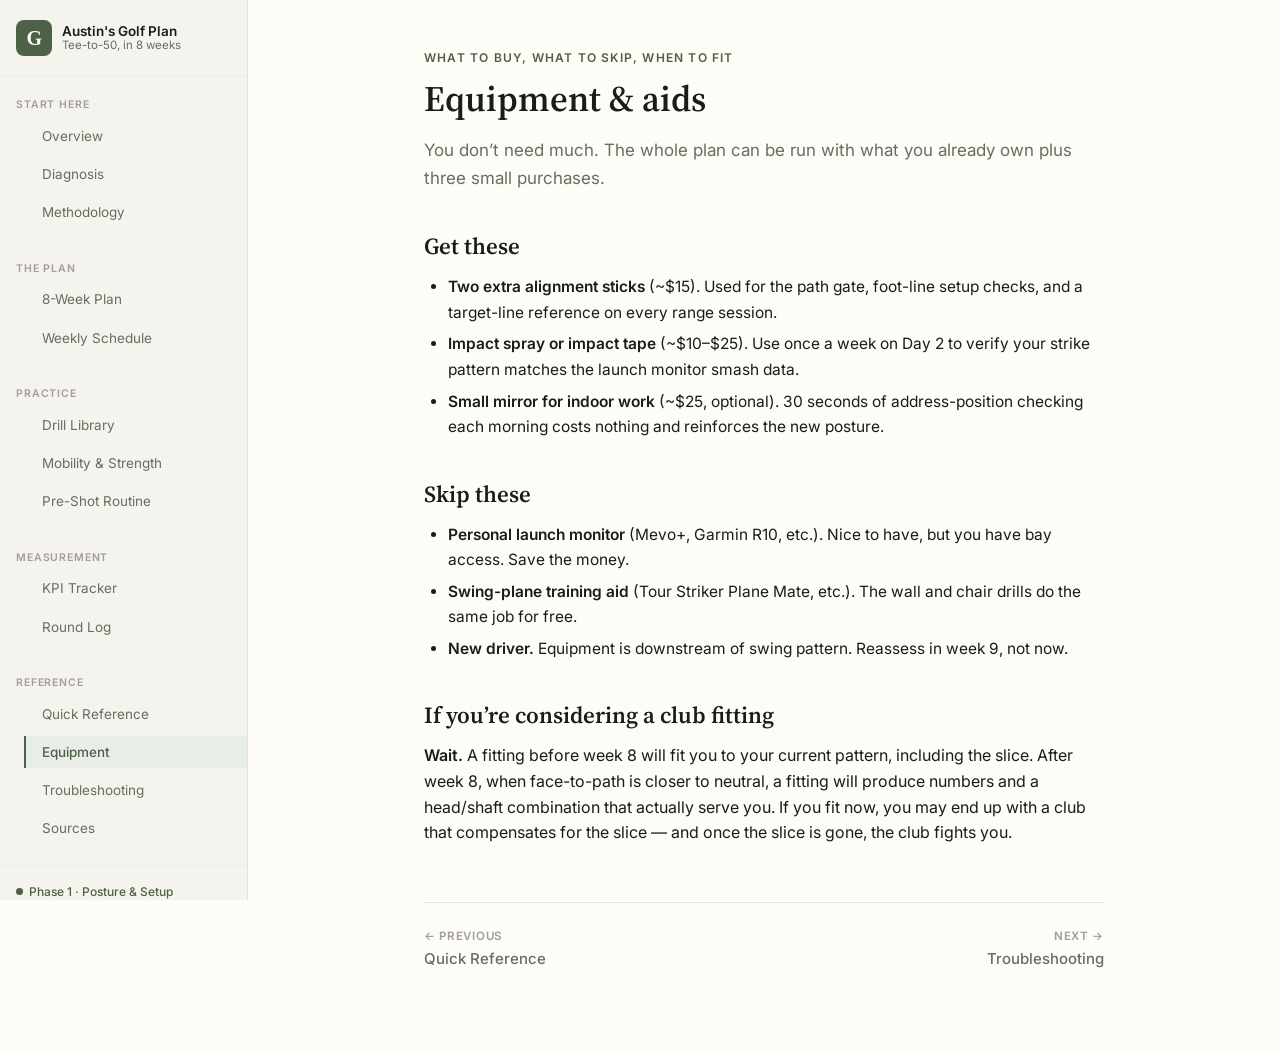
<file: equipment.html>
<!doctype html>
<html lang="en">
<head>
<meta charset="utf-8" />
<meta name="viewport" content="width=device-width, initial-scale=1" />
<title>Equipment — Austin's Golf Training Plan</title>
<meta name="description" content="An 8-week training plan for an amateur golfer working from the 90s into the 80s. Built around early-extension and clubface fixes, with research-backed practice methodology." />
<link rel="preconnect" href="https://fonts.googleapis.com">
<link rel="preconnect" href="https://fonts.gstatic.com" crossorigin>
<link href="https://fonts.googleapis.com/css2?family=Inter:wght@400;500;600;700&family=Source+Serif+4:opsz,wght@8..60,400;8..60,500;8..60,600;8..60,700&display=swap" rel="stylesheet">
<link rel="stylesheet" href="assets/css/styles.css" />
<link rel="icon" type="image/svg+xml" href="data:image/svg+xml,%3Csvg xmlns='http://www.w3.org/2000/svg' viewBox='0 0 100 100'%3E%3Crect width='100' height='100' rx='20' fill='%234d6147'/%3E%3Ctext x='50' y='68' font-family='Georgia,serif' font-size='52' font-weight='600' fill='%23fdfcf7' text-anchor='middle'%3EG%3C/text%3E%3C/svg%3E" />
<script>
  // Set theme before paint to avoid flash
  (function () {
    var stored = localStorage.getItem("golfsite.theme");
    var prefersDark = window.matchMedia && window.matchMedia("(prefers-color-scheme: dark)").matches;
    var t = stored || (prefersDark ? "dark" : "light");
    document.documentElement.setAttribute("data-theme", t);
  })();
</script>
</head>
<body>
<button class="menu-toggle" data-menu-toggle aria-label="Open menu">
  <svg viewBox="0 0 24 24" fill="none" stroke="currentColor" stroke-width="2" stroke-linecap="round" stroke-linejoin="round"><line x1="3" y1="6" x2="21" y2="6"/><line x1="3" y1="12" x2="21" y2="12"/><line x1="3" y1="18" x2="21" y2="18"/></svg>
</button>
<div class="sidebar-backdrop" data-menu-close></div>

<div class="app">
  <aside class="sidebar">
    <a class="brand" href="index.html" style="text-decoration:none;">
      <span class="brand-mark">G</span>
      <div>
        <div class="brand-text">Austin's Golf Plan</div>
        <div class="brand-sub">Tee-to-50, in 8 weeks</div>
      </div>
    </a>
    
      <div class="nav-group">
        <div class="nav-group-label">Start here</div>
        <ul class="nav-list"><li class="nav-item"><a class="nav-link" href="index.html">Overview</a></li><li class="nav-item"><a class="nav-link" href="diagnosis.html">Diagnosis</a></li><li class="nav-item"><a class="nav-link" href="methodology.html">Methodology</a></li></ul>
      </div>
      <div class="nav-group">
        <div class="nav-group-label">The plan</div>
        <ul class="nav-list"><li class="nav-item"><a class="nav-link" href="plan.html">8-Week Plan</a></li><li class="nav-item"><a class="nav-link" href="schedule.html">Weekly Schedule</a></li></ul>
      </div>
      <div class="nav-group">
        <div class="nav-group-label">Practice</div>
        <ul class="nav-list"><li class="nav-item"><a class="nav-link" href="drills.html">Drill Library</a></li><li class="nav-item"><a class="nav-link" href="mobility.html">Mobility & Strength</a></li><li class="nav-item"><a class="nav-link" href="routine.html">Pre-Shot Routine</a></li></ul>
      </div>
      <div class="nav-group">
        <div class="nav-group-label">Measurement</div>
        <ul class="nav-list"><li class="nav-item"><a class="nav-link" href="kpis.html">KPI Tracker</a></li><li class="nav-item"><a class="nav-link" href="tracking.html">Round Log</a></li></ul>
      </div>
      <div class="nav-group">
        <div class="nav-group-label">Reference</div>
        <ul class="nav-list"><li class="nav-item"><a class="nav-link" href="quickref.html">Quick Reference</a></li><li class="nav-item"><a class="nav-link active" href="equipment.html">Equipment</a></li><li class="nav-item"><a class="nav-link" href="troubleshooting.html">Troubleshooting</a></li><li class="nav-item"><a class="nav-link" href="sources.html">Sources</a></li></ul>
      </div>
    <div class="sidebar-footer">
      <span class="phase-pill" data-phase-pill><span class="dot"></span>Phase 1 · Posture & Setup</span>
      <button class="theme-toggle" data-theme-toggle aria-label="Toggle theme">
        <span data-theme-icon></span><span data-theme-label>Dark</span>
      </button>
    </div>
  </aside>

  <main class="main">
    <div class="main-inner">
      <div class="eyebrow">What to buy, what to skip, when to fit</div>
      <h1>Equipment &amp; aids</h1>
      <p class="lead">You don&rsquo;t need much. The whole plan can be run with what you already own plus three small purchases.</p>
      
    <h2>Get these</h2>
    <ul>
      <li><strong>Two extra alignment sticks</strong> (~$15). Used for the path gate, foot-line setup checks, and a target-line reference on every range session.</li>
      <li><strong>Impact spray or impact tape</strong> (~$10–$25). Use once a week on Day 2 to verify your strike pattern matches the launch monitor smash data.</li>
      <li><strong>Small mirror for indoor work</strong> (~$25, optional). 30 seconds of address-position checking each morning costs nothing and reinforces the new posture.</li>
    </ul>

    <h2>Skip these</h2>
    <ul>
      <li><strong>Personal launch monitor</strong> (Mevo+, Garmin R10, etc.). Nice to have, but you have bay access. Save the money.</li>
      <li><strong>Swing-plane training aid</strong> (Tour Striker Plane Mate, etc.). The wall and chair drills do the same job for free.</li>
      <li><strong>New driver.</strong> Equipment is downstream of swing pattern. Reassess in week 9, not now.</li>
    </ul>

    <h2>If you&rsquo;re considering a club fitting</h2>
    <div class="callout-warn"><strong>Wait.</strong> A fitting before week 8 will fit you to your current pattern, including the slice. After week 8, when face-to-path is closer to neutral, a fitting will produce numbers and a head/shaft combination that actually serve you. If you fit now, you may end up with a club that compensates for the slice &mdash; and once the slice is gone, the club fights you.</div>
  
      
    <footer class="page-footer">
      <a class="nav-prev" href="quickref.html"><span class="nav-label">← Previous</span><span class="nav-title">Quick Reference</span></a>
      <a class="nav-next" href="troubleshooting.html"><span class="nav-label">Next →</span><span class="nav-title">Troubleshooting</span></a>
    </footer>
    </div>
  </main>
</div>

<script src="assets/js/app.js"></script>

</body>
</html>
</file>
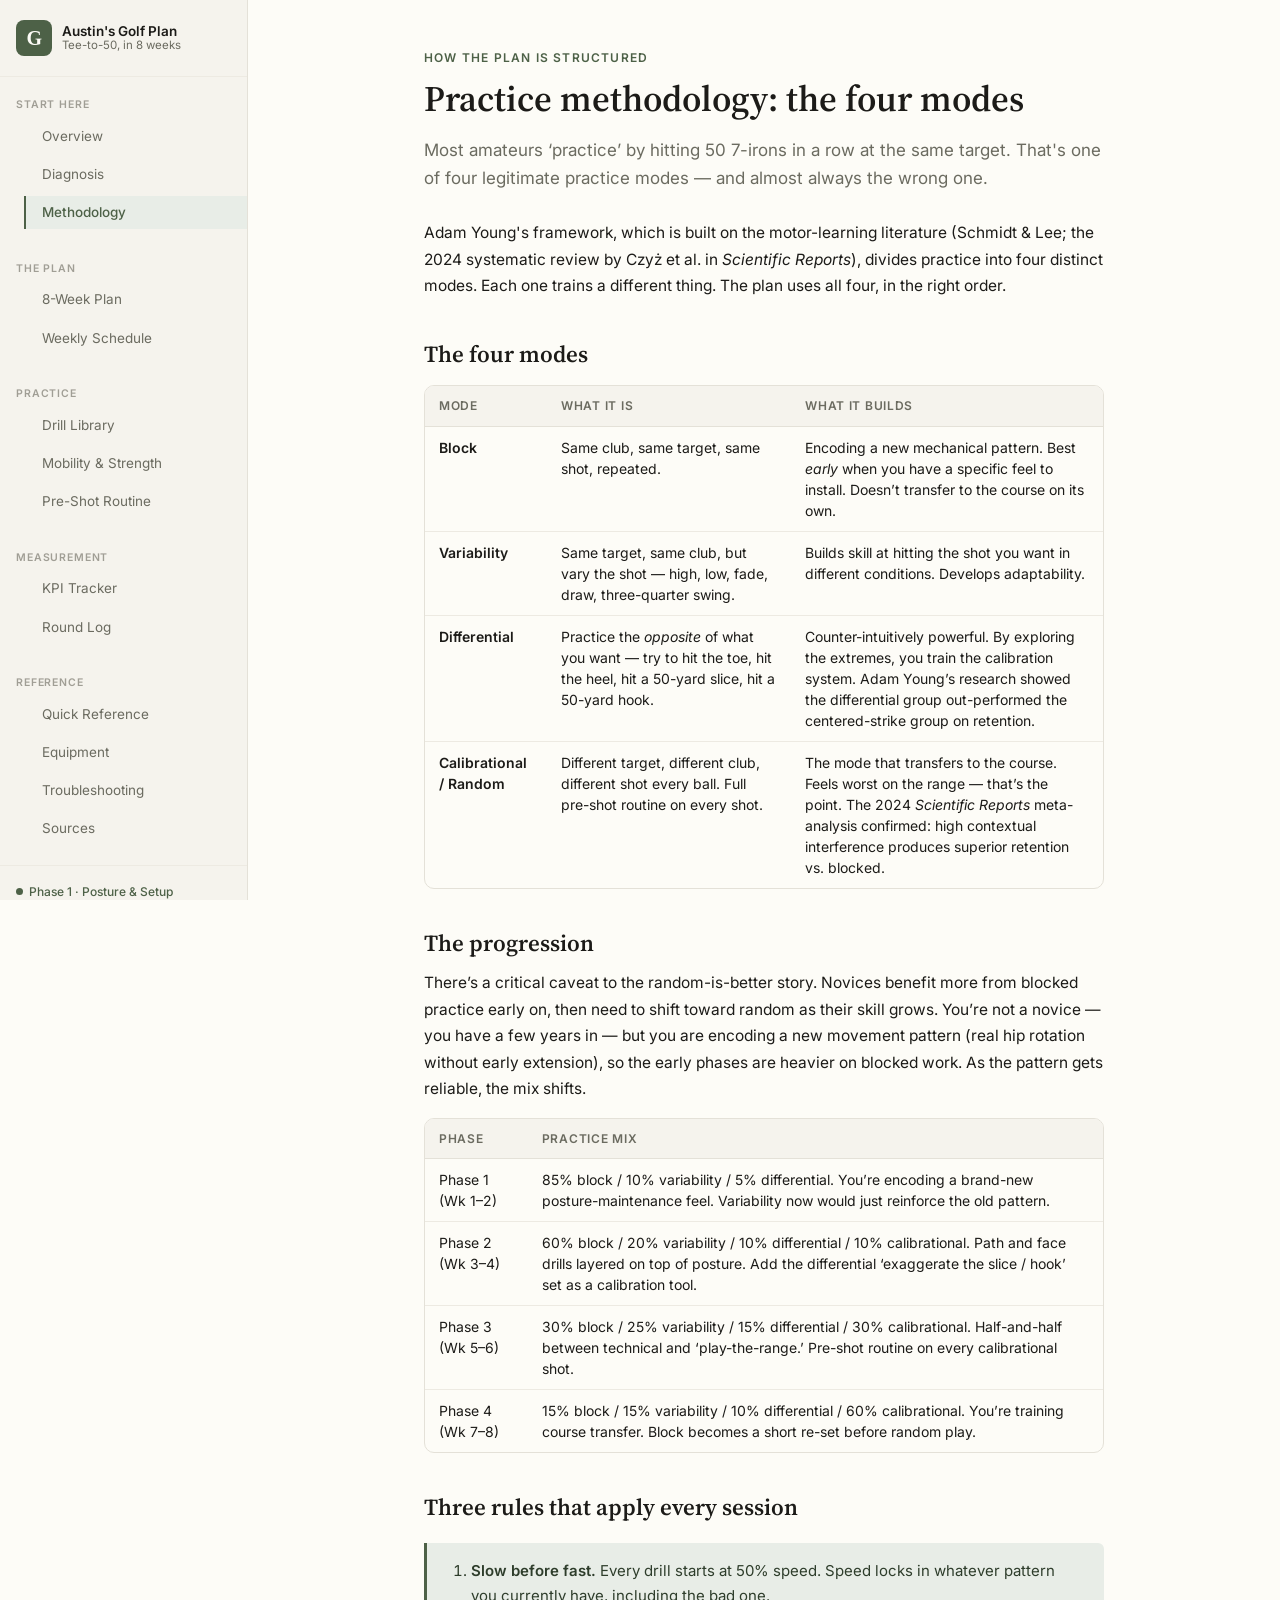
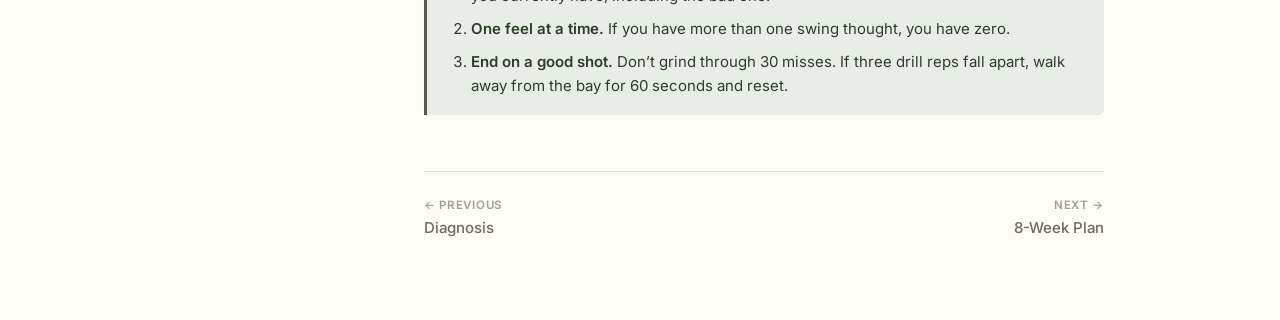
<file: methodology.html>
<!doctype html>
<html lang="en">
<head>
<meta charset="utf-8" />
<meta name="viewport" content="width=device-width, initial-scale=1" />
<title>Methodology — Austin's Golf Training Plan</title>
<meta name="description" content="An 8-week training plan for an amateur golfer working from the 90s into the 80s. Built around early-extension and clubface fixes, with research-backed practice methodology." />
<link rel="preconnect" href="https://fonts.googleapis.com">
<link rel="preconnect" href="https://fonts.gstatic.com" crossorigin>
<link href="https://fonts.googleapis.com/css2?family=Inter:wght@400;500;600;700&family=Source+Serif+4:opsz,wght@8..60,400;8..60,500;8..60,600;8..60,700&display=swap" rel="stylesheet">
<link rel="stylesheet" href="assets/css/styles.css" />
<link rel="icon" type="image/svg+xml" href="data:image/svg+xml,%3Csvg xmlns='http://www.w3.org/2000/svg' viewBox='0 0 100 100'%3E%3Crect width='100' height='100' rx='20' fill='%234d6147'/%3E%3Ctext x='50' y='68' font-family='Georgia,serif' font-size='52' font-weight='600' fill='%23fdfcf7' text-anchor='middle'%3EG%3C/text%3E%3C/svg%3E" />
<script>
  // Set theme before paint to avoid flash
  (function () {
    var stored = localStorage.getItem("golfsite.theme");
    var prefersDark = window.matchMedia && window.matchMedia("(prefers-color-scheme: dark)").matches;
    var t = stored || (prefersDark ? "dark" : "light");
    document.documentElement.setAttribute("data-theme", t);
  })();
</script>
</head>
<body>
<button class="menu-toggle" data-menu-toggle aria-label="Open menu">
  <svg viewBox="0 0 24 24" fill="none" stroke="currentColor" stroke-width="2" stroke-linecap="round" stroke-linejoin="round"><line x1="3" y1="6" x2="21" y2="6"/><line x1="3" y1="12" x2="21" y2="12"/><line x1="3" y1="18" x2="21" y2="18"/></svg>
</button>
<div class="sidebar-backdrop" data-menu-close></div>

<div class="app">
  <aside class="sidebar">
    <a class="brand" href="index.html" style="text-decoration:none;">
      <span class="brand-mark">G</span>
      <div>
        <div class="brand-text">Austin's Golf Plan</div>
        <div class="brand-sub">Tee-to-50, in 8 weeks</div>
      </div>
    </a>
    
      <div class="nav-group">
        <div class="nav-group-label">Start here</div>
        <ul class="nav-list"><li class="nav-item"><a class="nav-link" href="index.html">Overview</a></li><li class="nav-item"><a class="nav-link" href="diagnosis.html">Diagnosis</a></li><li class="nav-item"><a class="nav-link active" href="methodology.html">Methodology</a></li></ul>
      </div>
      <div class="nav-group">
        <div class="nav-group-label">The plan</div>
        <ul class="nav-list"><li class="nav-item"><a class="nav-link" href="plan.html">8-Week Plan</a></li><li class="nav-item"><a class="nav-link" href="schedule.html">Weekly Schedule</a></li></ul>
      </div>
      <div class="nav-group">
        <div class="nav-group-label">Practice</div>
        <ul class="nav-list"><li class="nav-item"><a class="nav-link" href="drills.html">Drill Library</a></li><li class="nav-item"><a class="nav-link" href="mobility.html">Mobility & Strength</a></li><li class="nav-item"><a class="nav-link" href="routine.html">Pre-Shot Routine</a></li></ul>
      </div>
      <div class="nav-group">
        <div class="nav-group-label">Measurement</div>
        <ul class="nav-list"><li class="nav-item"><a class="nav-link" href="kpis.html">KPI Tracker</a></li><li class="nav-item"><a class="nav-link" href="tracking.html">Round Log</a></li></ul>
      </div>
      <div class="nav-group">
        <div class="nav-group-label">Reference</div>
        <ul class="nav-list"><li class="nav-item"><a class="nav-link" href="quickref.html">Quick Reference</a></li><li class="nav-item"><a class="nav-link" href="equipment.html">Equipment</a></li><li class="nav-item"><a class="nav-link" href="troubleshooting.html">Troubleshooting</a></li><li class="nav-item"><a class="nav-link" href="sources.html">Sources</a></li></ul>
      </div>
    <div class="sidebar-footer">
      <span class="phase-pill" data-phase-pill><span class="dot"></span>Phase 1 · Posture & Setup</span>
      <button class="theme-toggle" data-theme-toggle aria-label="Toggle theme">
        <span data-theme-icon></span><span data-theme-label>Dark</span>
      </button>
    </div>
  </aside>

  <main class="main">
    <div class="main-inner">
      <div class="eyebrow">How the plan is structured</div>
      <h1>Practice methodology: the four modes</h1>
      <p class="lead">Most amateurs &lsquo;practice&rsquo; by hitting 50 7-irons in a row at the same target. That's one of four legitimate practice modes &mdash; and almost always the wrong one.</p>
      
    <p>Adam Young's framework, which is built on the motor-learning literature (Schmidt &amp; Lee; the 2024 systematic review by Czyż et al. in <em>Scientific Reports</em>), divides practice into four distinct modes. Each one trains a different thing. The plan uses all four, in the right order.</p>

    <h2>The four modes</h2>
    <div class="table-wrap"><table>
      <thead><tr><th style="width:18%;">Mode</th><th style="width:36%;">What it is</th><th>What it builds</th></tr></thead>
      <tbody>
        <tr><td><strong>Block</strong></td><td>Same club, same target, same shot, repeated.</td><td>Encoding a new mechanical pattern. Best <em>early</em> when you have a specific feel to install. Doesn&rsquo;t transfer to the course on its own.</td></tr>
        <tr><td><strong>Variability</strong></td><td>Same target, same club, but vary the shot &mdash; high, low, fade, draw, three-quarter swing.</td><td>Builds skill at hitting the shot you want in different conditions. Develops adaptability.</td></tr>
        <tr><td><strong>Differential</strong></td><td>Practice the <em>opposite</em> of what you want &mdash; try to hit the toe, hit the heel, hit a 50-yard slice, hit a 50-yard hook.</td><td>Counter-intuitively powerful. By exploring the extremes, you train the calibration system. Adam Young&rsquo;s research showed the differential group out-performed the centered-strike group on retention.</td></tr>
        <tr><td><strong>Calibrational / Random</strong></td><td>Different target, different club, different shot every ball. Full pre-shot routine on every shot.</td><td>The mode that transfers to the course. Feels worst on the range &mdash; that&rsquo;s the point. The 2024 <em>Scientific Reports</em> meta-analysis confirmed: high contextual interference produces superior retention vs. blocked.</td></tr>
      </tbody>
    </table></div>

    <h2>The progression</h2>
    <p>There&rsquo;s a critical caveat to the random-is-better story. Novices benefit more from blocked practice early on, then need to shift toward random as their skill grows. You&rsquo;re not a novice &mdash; you have a few years in &mdash; but you are encoding a new movement pattern (real hip rotation without early extension), so the early phases are heavier on blocked work. As the pattern gets reliable, the mix shifts.</p>
    <div class="table-wrap"><table>
      <thead><tr><th>Phase</th><th>Practice mix</th></tr></thead>
      <tbody>
        <tr><td>Phase 1 (Wk 1–2)</td><td>85% block / 10% variability / 5% differential. You&rsquo;re encoding a brand-new posture-maintenance feel. Variability now would just reinforce the old pattern.</td></tr>
        <tr><td>Phase 2 (Wk 3–4)</td><td>60% block / 20% variability / 10% differential / 10% calibrational. Path and face drills layered on top of posture. Add the differential &lsquo;exaggerate the slice / hook&rsquo; set as a calibration tool.</td></tr>
        <tr><td>Phase 3 (Wk 5–6)</td><td>30% block / 25% variability / 15% differential / 30% calibrational. Half-and-half between technical and &lsquo;play-the-range.&rsquo; Pre-shot routine on every calibrational shot.</td></tr>
        <tr><td>Phase 4 (Wk 7–8)</td><td>15% block / 15% variability / 10% differential / 60% calibrational. You&rsquo;re training course transfer. Block becomes a short re-set before random play.</td></tr>
      </tbody>
    </table></div>

    <h2>Three rules that apply every session</h2>
    <div class="callout">
      <ol style="margin:0;">
        <li><strong>Slow before fast.</strong> Every drill starts at 50% speed. Speed locks in whatever pattern you currently have, including the bad one.</li>
        <li><strong>One feel at a time.</strong> If you have more than one swing thought, you have zero.</li>
        <li><strong>End on a good shot.</strong> Don&rsquo;t grind through 30 misses. If three drill reps fall apart, walk away from the bay for 60 seconds and reset.</li>
      </ol>
    </div>
  
      
    <footer class="page-footer">
      <a class="nav-prev" href="diagnosis.html"><span class="nav-label">← Previous</span><span class="nav-title">Diagnosis</span></a>
      <a class="nav-next" href="plan.html"><span class="nav-label">Next →</span><span class="nav-title">8-Week Plan</span></a>
    </footer>
    </div>
  </main>
</div>

<script src="assets/js/app.js"></script>

</body>
</html>
</file>
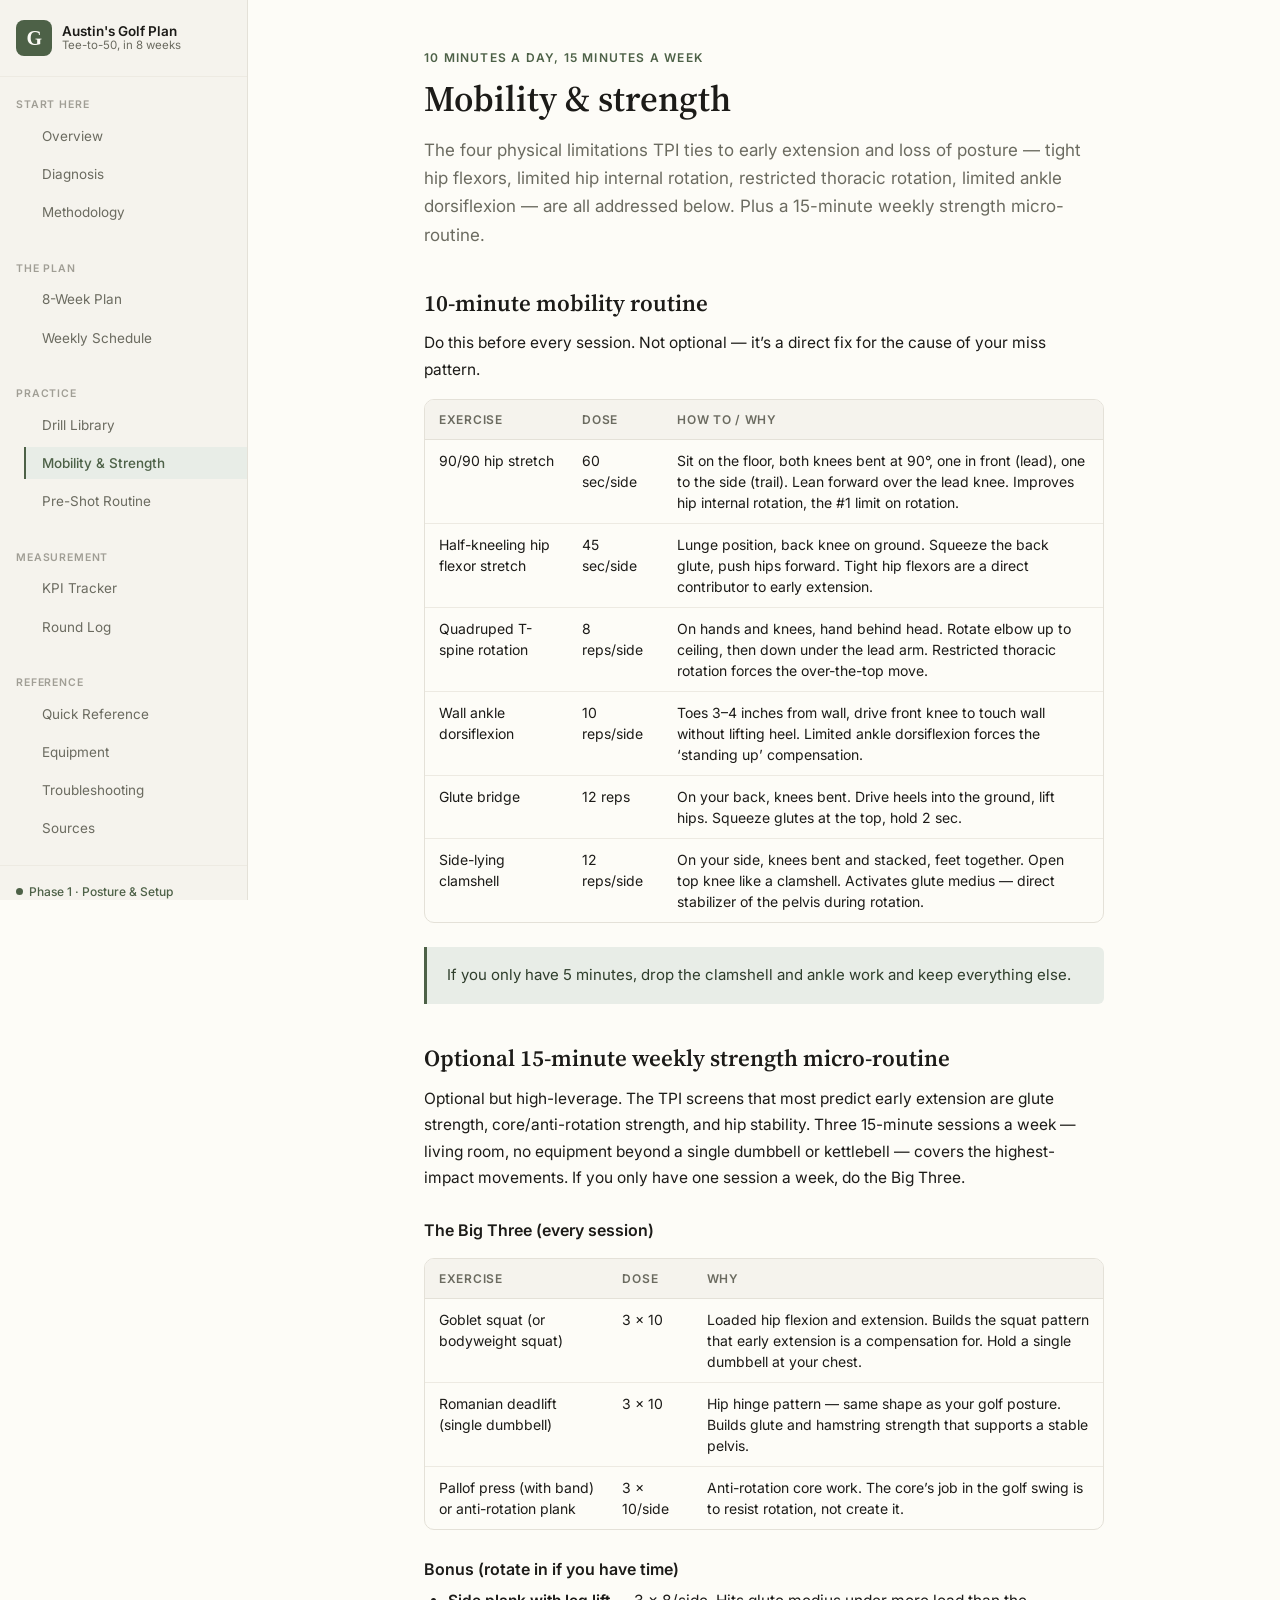
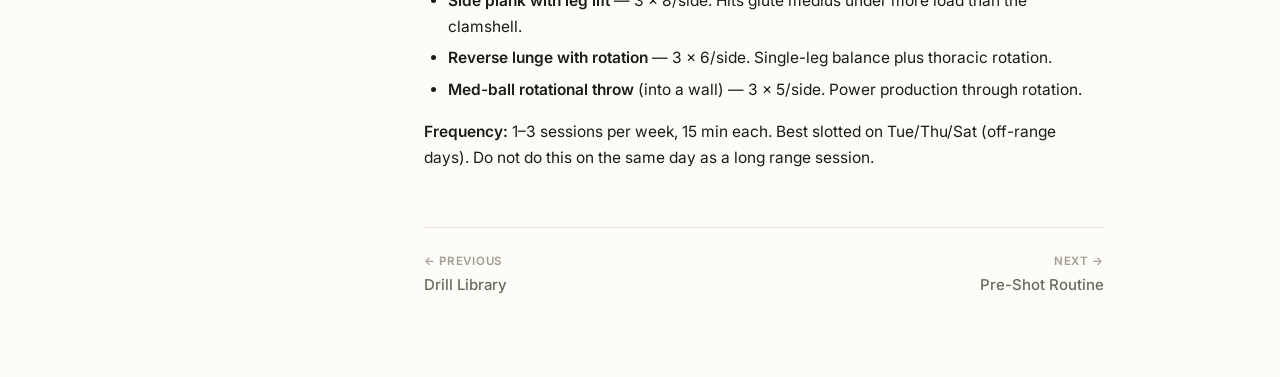
<file: mobility.html>
<!doctype html>
<html lang="en">
<head>
<meta charset="utf-8" />
<meta name="viewport" content="width=device-width, initial-scale=1" />
<title>Mobility & Strength — Austin's Golf Training Plan</title>
<meta name="description" content="An 8-week training plan for an amateur golfer working from the 90s into the 80s. Built around early-extension and clubface fixes, with research-backed practice methodology." />
<link rel="preconnect" href="https://fonts.googleapis.com">
<link rel="preconnect" href="https://fonts.gstatic.com" crossorigin>
<link href="https://fonts.googleapis.com/css2?family=Inter:wght@400;500;600;700&family=Source+Serif+4:opsz,wght@8..60,400;8..60,500;8..60,600;8..60,700&display=swap" rel="stylesheet">
<link rel="stylesheet" href="assets/css/styles.css" />
<link rel="icon" type="image/svg+xml" href="data:image/svg+xml,%3Csvg xmlns='http://www.w3.org/2000/svg' viewBox='0 0 100 100'%3E%3Crect width='100' height='100' rx='20' fill='%234d6147'/%3E%3Ctext x='50' y='68' font-family='Georgia,serif' font-size='52' font-weight='600' fill='%23fdfcf7' text-anchor='middle'%3EG%3C/text%3E%3C/svg%3E" />
<script>
  // Set theme before paint to avoid flash
  (function () {
    var stored = localStorage.getItem("golfsite.theme");
    var prefersDark = window.matchMedia && window.matchMedia("(prefers-color-scheme: dark)").matches;
    var t = stored || (prefersDark ? "dark" : "light");
    document.documentElement.setAttribute("data-theme", t);
  })();
</script>
</head>
<body>
<button class="menu-toggle" data-menu-toggle aria-label="Open menu">
  <svg viewBox="0 0 24 24" fill="none" stroke="currentColor" stroke-width="2" stroke-linecap="round" stroke-linejoin="round"><line x1="3" y1="6" x2="21" y2="6"/><line x1="3" y1="12" x2="21" y2="12"/><line x1="3" y1="18" x2="21" y2="18"/></svg>
</button>
<div class="sidebar-backdrop" data-menu-close></div>

<div class="app">
  <aside class="sidebar">
    <a class="brand" href="index.html" style="text-decoration:none;">
      <span class="brand-mark">G</span>
      <div>
        <div class="brand-text">Austin's Golf Plan</div>
        <div class="brand-sub">Tee-to-50, in 8 weeks</div>
      </div>
    </a>
    
      <div class="nav-group">
        <div class="nav-group-label">Start here</div>
        <ul class="nav-list"><li class="nav-item"><a class="nav-link" href="index.html">Overview</a></li><li class="nav-item"><a class="nav-link" href="diagnosis.html">Diagnosis</a></li><li class="nav-item"><a class="nav-link" href="methodology.html">Methodology</a></li></ul>
      </div>
      <div class="nav-group">
        <div class="nav-group-label">The plan</div>
        <ul class="nav-list"><li class="nav-item"><a class="nav-link" href="plan.html">8-Week Plan</a></li><li class="nav-item"><a class="nav-link" href="schedule.html">Weekly Schedule</a></li></ul>
      </div>
      <div class="nav-group">
        <div class="nav-group-label">Practice</div>
        <ul class="nav-list"><li class="nav-item"><a class="nav-link" href="drills.html">Drill Library</a></li><li class="nav-item"><a class="nav-link active" href="mobility.html">Mobility & Strength</a></li><li class="nav-item"><a class="nav-link" href="routine.html">Pre-Shot Routine</a></li></ul>
      </div>
      <div class="nav-group">
        <div class="nav-group-label">Measurement</div>
        <ul class="nav-list"><li class="nav-item"><a class="nav-link" href="kpis.html">KPI Tracker</a></li><li class="nav-item"><a class="nav-link" href="tracking.html">Round Log</a></li></ul>
      </div>
      <div class="nav-group">
        <div class="nav-group-label">Reference</div>
        <ul class="nav-list"><li class="nav-item"><a class="nav-link" href="quickref.html">Quick Reference</a></li><li class="nav-item"><a class="nav-link" href="equipment.html">Equipment</a></li><li class="nav-item"><a class="nav-link" href="troubleshooting.html">Troubleshooting</a></li><li class="nav-item"><a class="nav-link" href="sources.html">Sources</a></li></ul>
      </div>
    <div class="sidebar-footer">
      <span class="phase-pill" data-phase-pill><span class="dot"></span>Phase 1 · Posture & Setup</span>
      <button class="theme-toggle" data-theme-toggle aria-label="Toggle theme">
        <span data-theme-icon></span><span data-theme-label>Dark</span>
      </button>
    </div>
  </aside>

  <main class="main">
    <div class="main-inner">
      <div class="eyebrow">10 minutes a day, 15 minutes a week</div>
      <h1>Mobility &amp; strength</h1>
      <p class="lead">The four physical limitations TPI ties to early extension and loss of posture &mdash; tight hip flexors, limited hip internal rotation, restricted thoracic rotation, limited ankle dorsiflexion &mdash; are all addressed below. Plus a 15-minute weekly strength micro-routine.</p>
      
    <h2>10-minute mobility routine</h2>
    <p>Do this before every session. Not optional &mdash; it&rsquo;s a direct fix for the cause of your miss pattern.</p>
    <div class="table-wrap"><table>
      <thead><tr><th>Exercise</th><th>Dose</th><th>How to / why</th></tr></thead>
      <tbody>
        <tr><td>90/90 hip stretch</td><td>60 sec/side</td><td>Sit on the floor, both knees bent at 90°, one in front (lead), one to the side (trail). Lean forward over the lead knee. Improves hip internal rotation, the #1 limit on rotation.</td></tr>
        <tr><td>Half-kneeling hip flexor stretch</td><td>45 sec/side</td><td>Lunge position, back knee on ground. Squeeze the back glute, push hips forward. Tight hip flexors are a direct contributor to early extension.</td></tr>
        <tr><td>Quadruped T-spine rotation</td><td>8 reps/side</td><td>On hands and knees, hand behind head. Rotate elbow up to ceiling, then down under the lead arm. Restricted thoracic rotation forces the over-the-top move.</td></tr>
        <tr><td>Wall ankle dorsiflexion</td><td>10 reps/side</td><td>Toes 3–4 inches from wall, drive front knee to touch wall without lifting heel. Limited ankle dorsiflexion forces the &lsquo;standing up&rsquo; compensation.</td></tr>
        <tr><td>Glute bridge</td><td>12 reps</td><td>On your back, knees bent. Drive heels into the ground, lift hips. Squeeze glutes at the top, hold 2 sec.</td></tr>
        <tr><td>Side-lying clamshell</td><td>12 reps/side</td><td>On your side, knees bent and stacked, feet together. Open top knee like a clamshell. Activates glute medius — direct stabilizer of the pelvis during rotation.</td></tr>
      </tbody>
    </table></div>
    <div class="callout">If you only have 5 minutes, drop the clamshell and ankle work and keep everything else.</div>

    <h2>Optional 15-minute weekly strength micro-routine</h2>
    <p>Optional but high-leverage. The TPI screens that most predict early extension are glute strength, core/anti-rotation strength, and hip stability. Three 15-minute sessions a week &mdash; living room, no equipment beyond a single dumbbell or kettlebell &mdash; covers the highest-impact movements. If you only have one session a week, do the Big Three.</p>

    <h3>The Big Three (every session)</h3>
    <div class="table-wrap"><table>
      <thead><tr><th>Exercise</th><th>Dose</th><th>Why</th></tr></thead>
      <tbody>
        <tr><td>Goblet squat (or bodyweight squat)</td><td>3 × 10</td><td>Loaded hip flexion and extension. Builds the squat pattern that early extension is a compensation for. Hold a single dumbbell at your chest.</td></tr>
        <tr><td>Romanian deadlift (single dumbbell)</td><td>3 × 10</td><td>Hip hinge pattern — same shape as your golf posture. Builds glute and hamstring strength that supports a stable pelvis.</td></tr>
        <tr><td>Pallof press (with band) or anti-rotation plank</td><td>3 × 10/side</td><td>Anti-rotation core work. The core&rsquo;s job in the golf swing is to resist rotation, not create it.</td></tr>
      </tbody>
    </table></div>

    <h3>Bonus (rotate in if you have time)</h3>
    <ul>
      <li><strong>Side plank with leg lift</strong> &mdash; 3 × 8/side. Hits glute medius under more load than the clamshell.</li>
      <li><strong>Reverse lunge with rotation</strong> &mdash; 3 × 6/side. Single-leg balance plus thoracic rotation.</li>
      <li><strong>Med-ball rotational throw</strong> (into a wall) &mdash; 3 × 5/side. Power production through rotation.</li>
    </ul>
    <p><strong>Frequency:</strong> 1–3 sessions per week, 15 min each. Best slotted on Tue/Thu/Sat (off-range days). Do not do this on the same day as a long range session.</p>
  
      
    <footer class="page-footer">
      <a class="nav-prev" href="drills.html"><span class="nav-label">← Previous</span><span class="nav-title">Drill Library</span></a>
      <a class="nav-next" href="routine.html"><span class="nav-label">Next →</span><span class="nav-title">Pre-Shot Routine</span></a>
    </footer>
    </div>
  </main>
</div>

<script src="assets/js/app.js"></script>

</body>
</html>
</file>
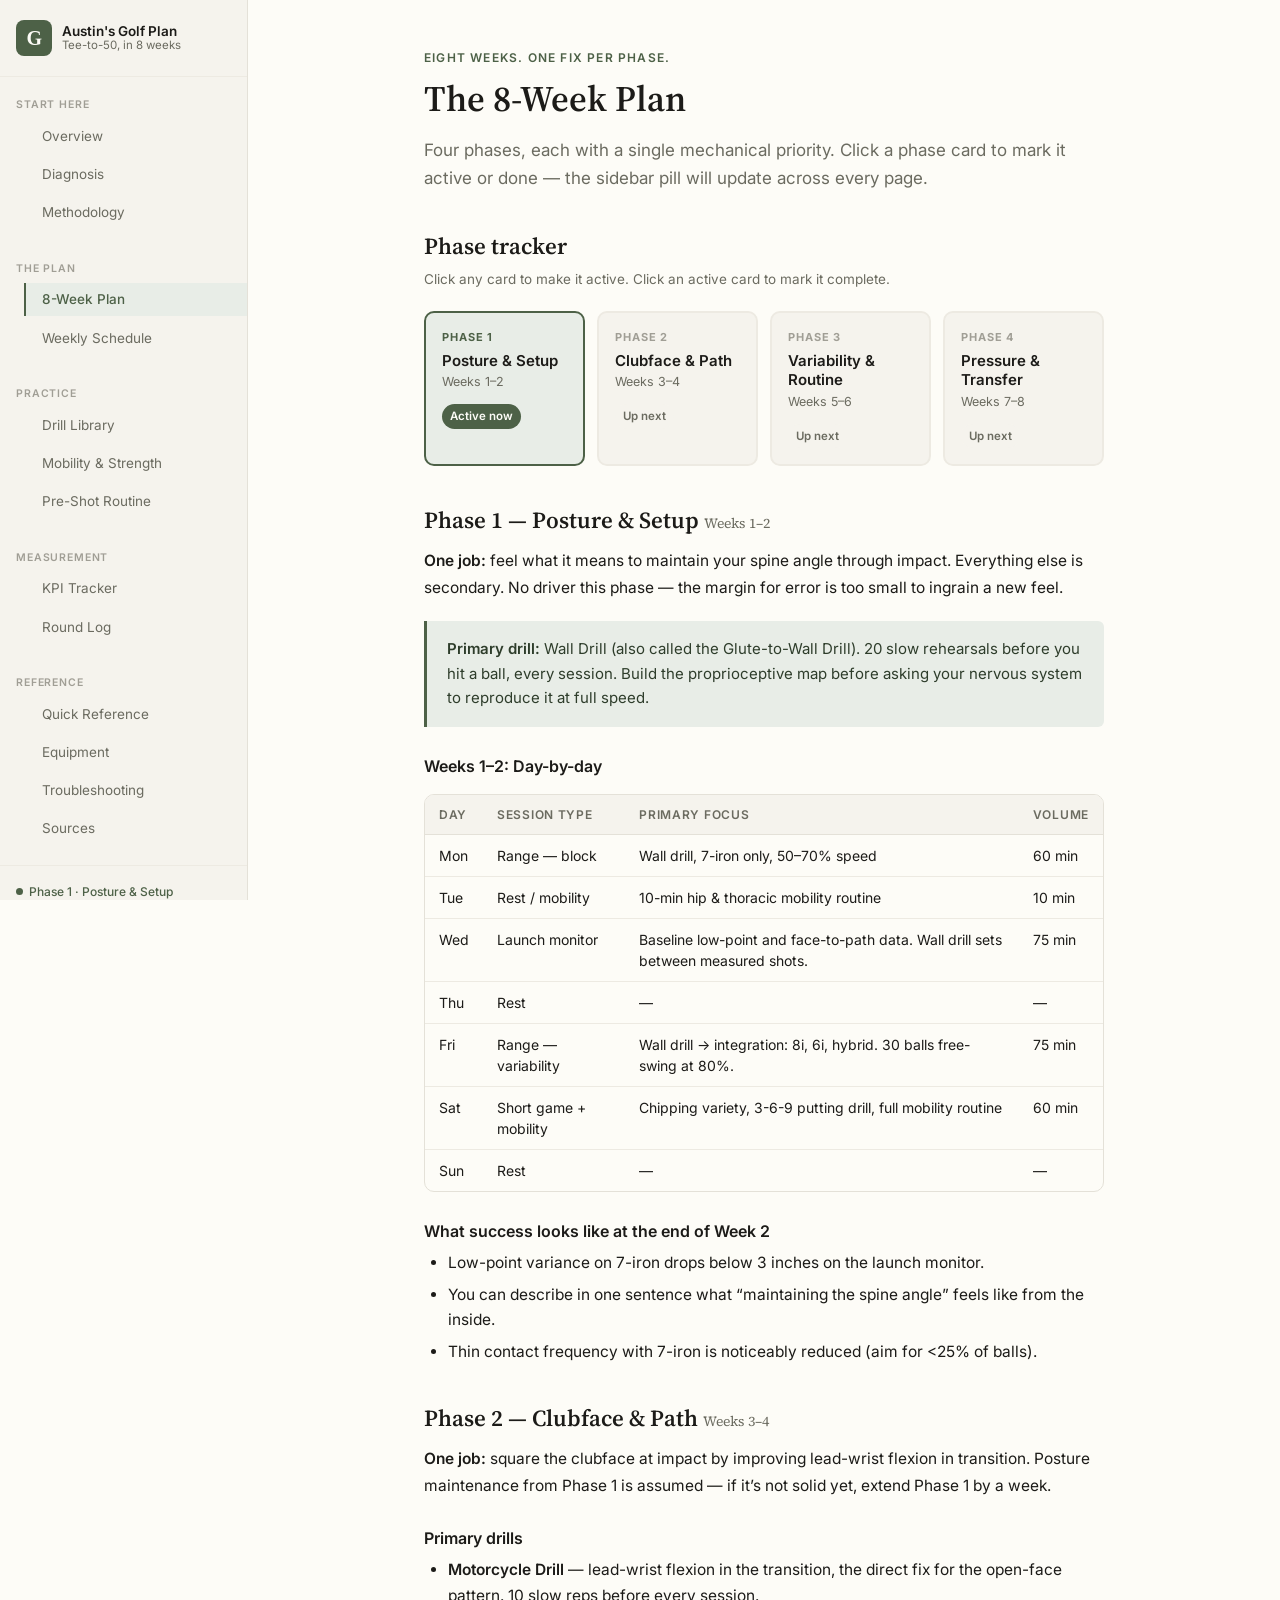
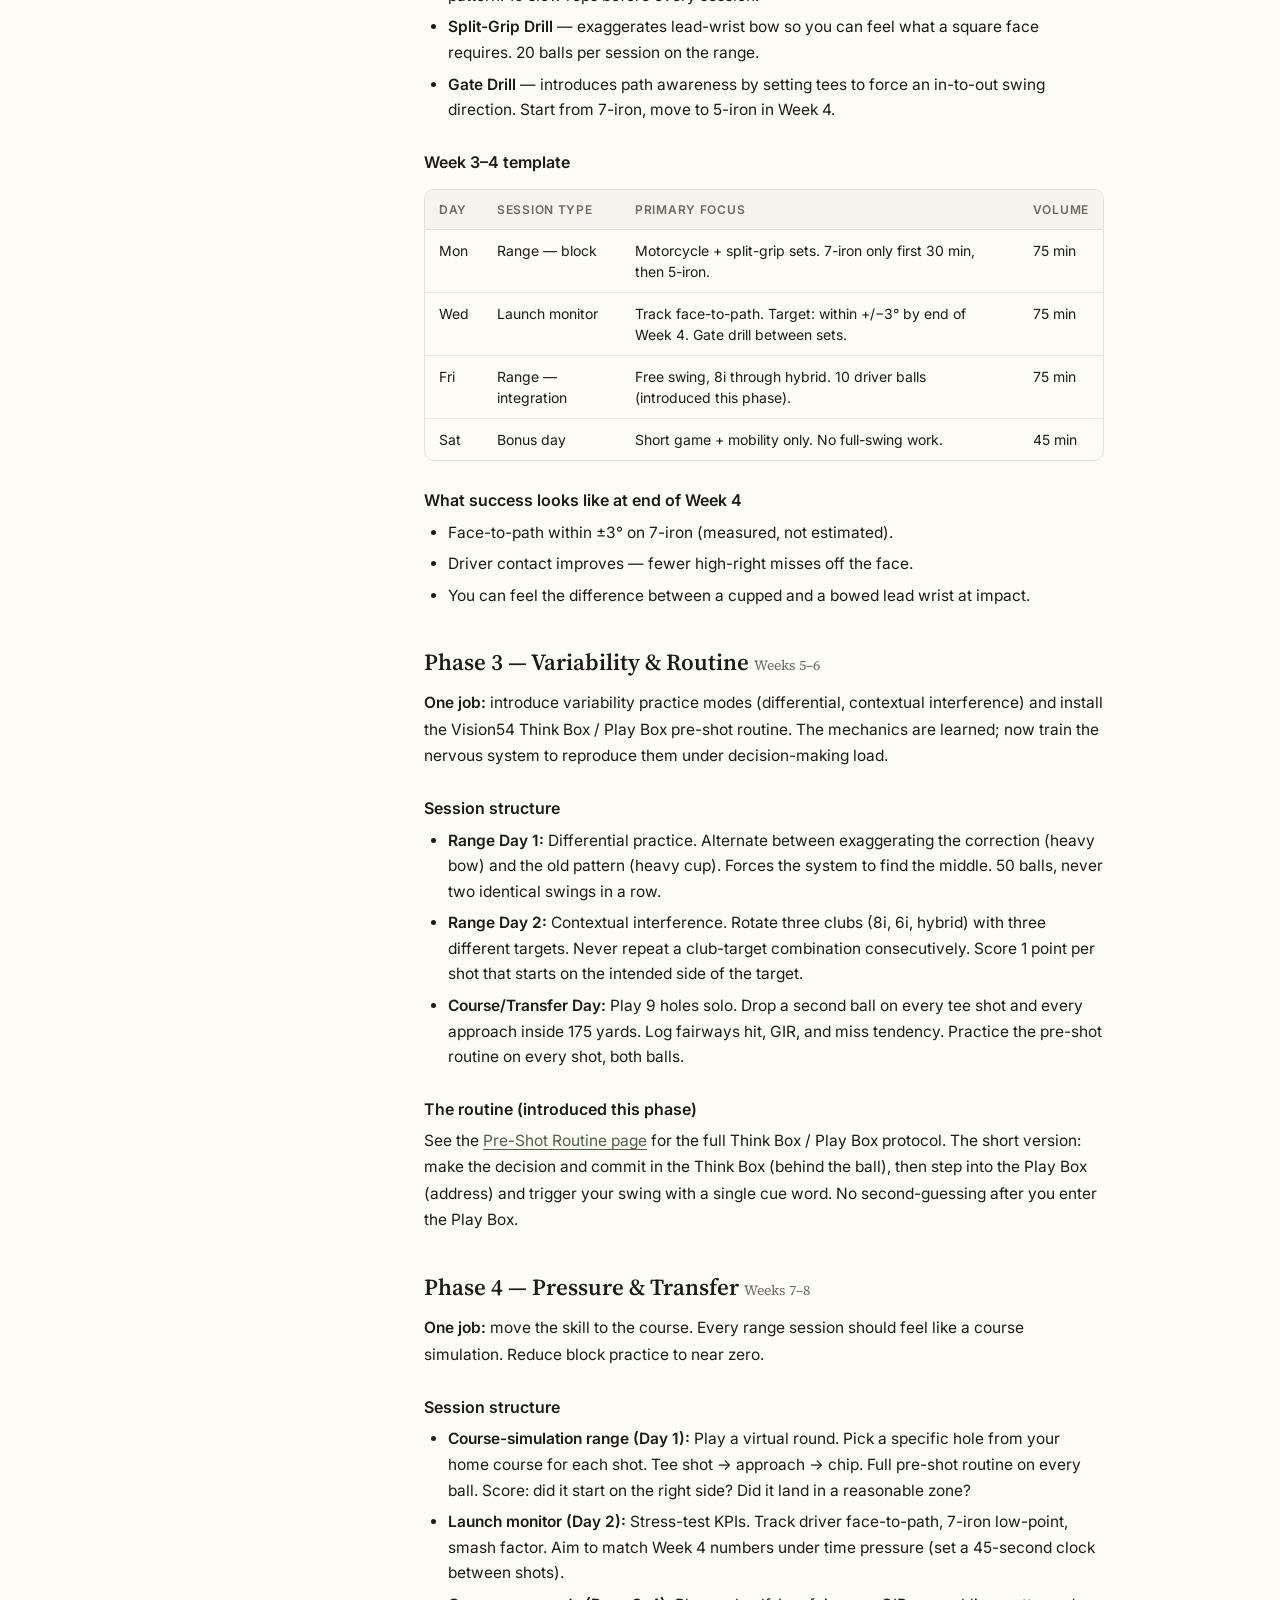
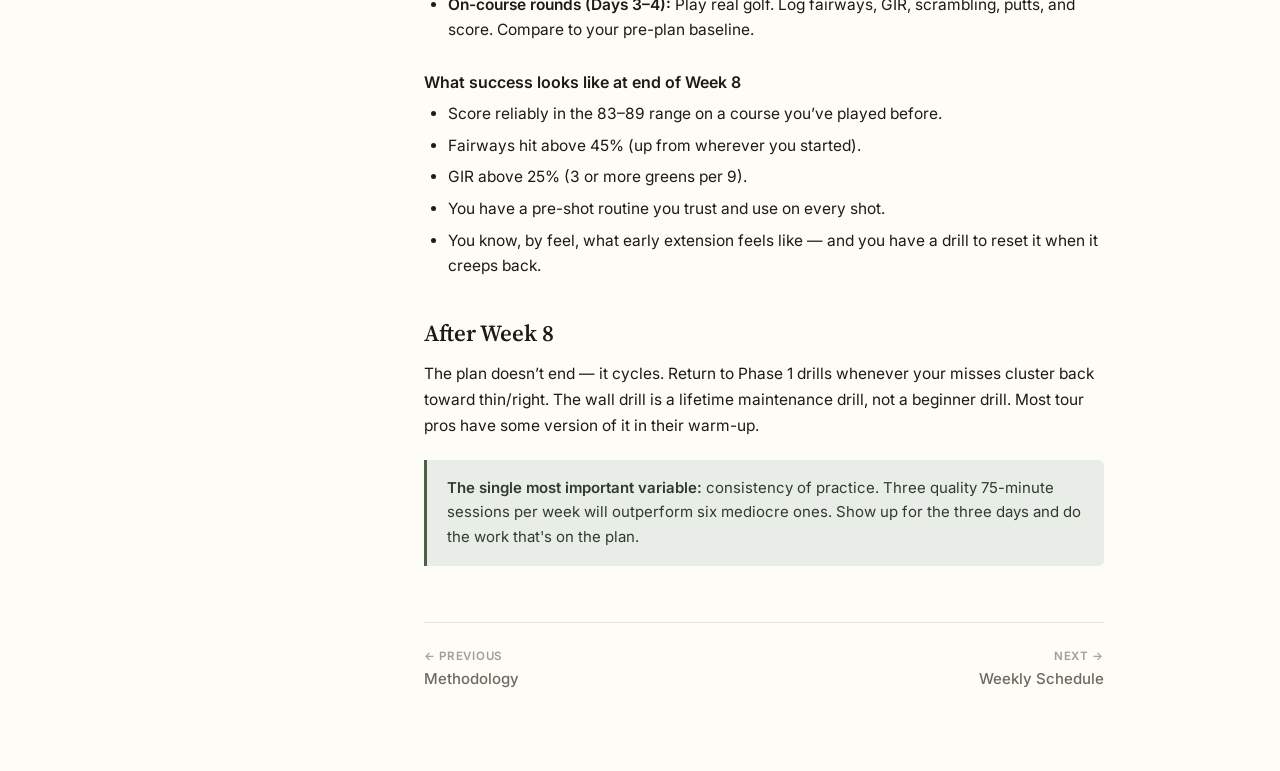
<file: plan.html>
<!doctype html>
<html lang="en">
<head>
  <meta charset="utf-8" />
  <meta name="viewport" content="width=device-width, initial-scale=1" />
  <title>8-Week Plan — Austin's Golf Training Plan</title>
  <meta name="description" content="An 8-week training plan for an amateur golfer working from the 90s into the 80s. Built around early-extension and clubface fixes, with research-backed practice methodology." />
  <link rel="preconnect" href="https://fonts.googleapis.com">
  <link rel="preconnect" href="https://fonts.gstatic.com" crossorigin>
  <link href="https://fonts.googleapis.com/css2?family=Inter:wght@400;500;600;700&family=Source+Serif+4:opsz,wght@8..60,400;8..60,500;8..60,600;8..60,700&display=swap" rel="stylesheet">
  <link rel="stylesheet" href="assets/css/styles.css" />
  <link rel="icon" type="image/svg+xml" href="data:image/svg+xml,%3Csvg xmlns='http://www.w3.org/2000/svg' viewBox='0 0 100 100'%3E%3Crect width='100' height='100' rx='20' fill='%234d6147'/%3E%3Ctext x='50' y='68' font-family='Georgia,serif' font-size='52' font-weight='600' fill='%23fdfcf7' text-anchor='middle'%3EG%3C/text%3E%3C/svg%3E" />
  <script>
    (function () {
      var stored = localStorage.getItem("golfsite.theme");
      var prefersDark = window.matchMedia && window.matchMedia("(prefers-color-scheme: dark)").matches;
      var t = stored || (prefersDark ? "dark" : "light");
      document.documentElement.setAttribute("data-theme", t);
    })();
  </script>
</head>
<body>
<button class="menu-toggle" data-menu-toggle aria-label="Open menu">
  <svg viewBox="0 0 24 24" fill="none" stroke="currentColor" stroke-width="2" stroke-linecap="round" stroke-linejoin="round"><line x1="3" y1="6" x2="21" y2="6"/><line x1="3" y1="12" x2="21" y2="12"/><line x1="3" y1="18" x2="21" y2="18"/></svg>
</button>
<div class="sidebar-backdrop" data-menu-close></div>
<div class="app">
  <aside class="sidebar">
    <a class="brand" href="index.html" style="text-decoration:none;">
      <span class="brand-mark">G</span>
      <div>
        <div class="brand-text">Austin's Golf Plan</div>
        <div class="brand-sub">Tee-to-50, in 8 weeks</div>
      </div>
    </a>
    <div class="nav-group">
      <div class="nav-group-label">Start here</div>
      <ul class="nav-list"><li class="nav-item"><a class="nav-link" href="index.html">Overview</a></li><li class="nav-item"><a class="nav-link" href="diagnosis.html">Diagnosis</a></li><li class="nav-item"><a class="nav-link" href="methodology.html">Methodology</a></li></ul>
    </div>
    <div class="nav-group">
      <div class="nav-group-label">The plan</div>
      <ul class="nav-list"><li class="nav-item"><a class="nav-link active" href="plan.html">8-Week Plan</a></li><li class="nav-item"><a class="nav-link" href="schedule.html">Weekly Schedule</a></li></ul>
    </div>
    <div class="nav-group">
      <div class="nav-group-label">Practice</div>
      <ul class="nav-list"><li class="nav-item"><a class="nav-link" href="drills.html">Drill Library</a></li><li class="nav-item"><a class="nav-link" href="mobility.html">Mobility &amp; Strength</a></li><li class="nav-item"><a class="nav-link" href="routine.html">Pre-Shot Routine</a></li></ul>
    </div>
    <div class="nav-group">
      <div class="nav-group-label">Measurement</div>
      <ul class="nav-list"><li class="nav-item"><a class="nav-link" href="kpis.html">KPI Tracker</a></li><li class="nav-item"><a class="nav-link" href="tracking.html">Round Log</a></li></ul>
    </div>
    <div class="nav-group">
      <div class="nav-group-label">Reference</div>
      <ul class="nav-list"><li class="nav-item"><a class="nav-link" href="quickref.html">Quick Reference</a></li><li class="nav-item"><a class="nav-link" href="equipment.html">Equipment</a></li><li class="nav-item"><a class="nav-link" href="troubleshooting.html">Troubleshooting</a></li><li class="nav-item"><a class="nav-link" href="sources.html">Sources</a></li></ul>
    </div>
    <div class="sidebar-footer">
      <span class="phase-pill" data-phase-pill><span class="dot"></span>Phase 1 &middot; Posture &amp; Setup</span>
      <button class="theme-toggle" data-theme-toggle aria-label="Toggle theme">
        <span data-theme-icon></span><span data-theme-label>Dark</span>
      </button>
    </div>
  </aside>

  <main class="main">
    <div class="main-inner">
      <div class="eyebrow">Eight weeks. One fix per phase.</div>
      <h1>The 8-Week Plan</h1>
      <p class="lead">Four phases, each with a single mechanical priority. Click a phase card to mark it active or done &mdash; the sidebar pill will update across every page.</p>

      <h2>Phase tracker</h2>
      <p style="font-size:13.5px; color:var(--text-muted); margin-top:-6px; margin-bottom:16px;">Click any card to make it active. Click an active card to mark it complete.</p>
      <div class="phase-tracker" data-phase-tracker>
        <!-- rendered by widgets.js -->
      </div>

      <h2>Phase 1 — Posture &amp; Setup <span style="font-size:14px; font-weight:400; color:var(--text-muted);">Weeks 1&ndash;2</span></h2>
      <p><strong>One job:</strong> feel what it means to maintain your spine angle through impact. Everything else is secondary. No driver this phase &mdash; the margin for error is too small to ingrain a new feel.</p>

      <div class="callout">
        <strong>Primary drill:</strong> Wall Drill (also called the Glute-to-Wall Drill). 20 slow rehearsals before you hit a ball, every session. Build the proprioceptive map before asking your nervous system to reproduce it at full speed.
      </div>

      <h3>Weeks 1&ndash;2: Day-by-day</h3>
      <div class="table-wrap"><table>
        <thead><tr><th>Day</th><th>Session type</th><th>Primary focus</th><th>Volume</th></tr></thead>
        <tbody>
          <tr><td>Mon</td><td>Range &mdash; block</td><td>Wall drill, 7-iron only, 50&ndash;70% speed</td><td>60 min</td></tr>
          <tr><td>Tue</td><td>Rest / mobility</td><td>10-min hip &amp; thoracic mobility routine</td><td>10 min</td></tr>
          <tr><td>Wed</td><td>Launch monitor</td><td>Baseline low-point and face-to-path data. Wall drill sets between measured shots.</td><td>75 min</td></tr>
          <tr><td>Thu</td><td>Rest</td><td>&mdash;</td><td>&mdash;</td></tr>
          <tr><td>Fri</td><td>Range &mdash; variability</td><td>Wall drill → integration: 8i, 6i, hybrid. 30 balls free-swing at 80%.</td><td>75 min</td></tr>
          <tr><td>Sat</td><td>Short game + mobility</td><td>Chipping variety, 3-6-9 putting drill, full mobility routine</td><td>60 min</td></tr>
          <tr><td>Sun</td><td>Rest</td><td>&mdash;</td><td>&mdash;</td></tr>
        </tbody>
      </table></div>

      <h3>What success looks like at the end of Week 2</h3>
      <ul>
        <li>Low-point variance on 7-iron drops below 3 inches on the launch monitor.</li>
        <li>You can describe in one sentence what &ldquo;maintaining the spine angle&rdquo; feels like from the inside.</li>
        <li>Thin contact frequency with 7-iron is noticeably reduced (aim for &lt;25% of balls).</li>
      </ul>

      <h2>Phase 2 — Clubface &amp; Path <span style="font-size:14px; font-weight:400; color:var(--text-muted);">Weeks 3&ndash;4</span></h2>
      <p><strong>One job:</strong> square the clubface at impact by improving lead-wrist flexion in transition. Posture maintenance from Phase 1 is assumed &mdash; if it&rsquo;s not solid yet, extend Phase 1 by a week.</p>

      <h3>Primary drills</h3>
      <ul>
        <li><strong>Motorcycle Drill</strong> &mdash; lead-wrist flexion in the transition, the direct fix for the open-face pattern. 10 slow reps before every session.</li>
        <li><strong>Split-Grip Drill</strong> &mdash; exaggerates lead-wrist bow so you can feel what a square face requires. 20 balls per session on the range.</li>
        <li><strong>Gate Drill</strong> &mdash; introduces path awareness by setting tees to force an in-to-out swing direction. Start from 7-iron, move to 5-iron in Week 4.</li>
      </ul>

      <h3>Week 3&ndash;4 template</h3>
      <div class="table-wrap"><table>
        <thead><tr><th>Day</th><th>Session type</th><th>Primary focus</th><th>Volume</th></tr></thead>
        <tbody>
          <tr><td>Mon</td><td>Range &mdash; block</td><td>Motorcycle + split-grip sets. 7-iron only first 30 min, then 5-iron.</td><td>75 min</td></tr>
          <tr><td>Wed</td><td>Launch monitor</td><td>Track face-to-path. Target: within +/&minus;3&deg; by end of Week 4. Gate drill between sets.</td><td>75 min</td></tr>
          <tr><td>Fri</td><td>Range &mdash; integration</td><td>Free swing, 8i through hybrid. 10 driver balls (introduced this phase).</td><td>75 min</td></tr>
          <tr><td>Sat</td><td>Bonus day</td><td>Short game + mobility only. No full-swing work.</td><td>45 min</td></tr>
        </tbody>
      </table></div>

      <h3>What success looks like at end of Week 4</h3>
      <ul>
        <li>Face-to-path within &plusmn;3&deg; on 7-iron (measured, not estimated).</li>
        <li>Driver contact improves &mdash; fewer high-right misses off the face.</li>
        <li>You can feel the difference between a cupped and a bowed lead wrist at impact.</li>
      </ul>

      <h2>Phase 3 — Variability &amp; Routine <span style="font-size:14px; font-weight:400; color:var(--text-muted);">Weeks 5&ndash;6</span></h2>
      <p><strong>One job:</strong> introduce variability practice modes (differential, contextual interference) and install the Vision54 Think Box / Play Box pre-shot routine. The mechanics are learned; now train the nervous system to reproduce them under decision-making load.</p>

      <h3>Session structure</h3>
      <ul>
        <li><strong>Range Day 1:</strong> Differential practice. Alternate between exaggerating the correction (heavy bow) and the old pattern (heavy cup). Forces the system to find the middle. 50 balls, never two identical swings in a row.</li>
        <li><strong>Range Day 2:</strong> Contextual interference. Rotate three clubs (8i, 6i, hybrid) with three different targets. Never repeat a club-target combination consecutively. Score 1 point per shot that starts on the intended side of the target.</li>
        <li><strong>Course/Transfer Day:</strong> Play 9 holes solo. Drop a second ball on every tee shot and every approach inside 175 yards. Log fairways hit, GIR, and miss tendency. Practice the pre-shot routine on every shot, both balls.</li>
      </ul>

      <h3>The routine (introduced this phase)</h3>
      <p>See the <a href="routine.html">Pre-Shot Routine page</a> for the full Think Box / Play Box protocol. The short version: make the decision and commit in the Think Box (behind the ball), then step into the Play Box (address) and trigger your swing with a single cue word. No second-guessing after you enter the Play Box.</p>

      <h2>Phase 4 — Pressure &amp; Transfer <span style="font-size:14px; font-weight:400; color:var(--text-muted);">Weeks 7&ndash;8</span></h2>
      <p><strong>One job:</strong> move the skill to the course. Every range session should feel like a course simulation. Reduce block practice to near zero.</p>

      <h3>Session structure</h3>
      <ul>
        <li><strong>Course-simulation range (Day 1):</strong> Play a virtual round. Pick a specific hole from your home course for each shot. Tee shot → approach → chip. Full pre-shot routine on every ball. Score: did it start on the right side? Did it land in a reasonable zone?</li>
        <li><strong>Launch monitor (Day 2):</strong> Stress-test KPIs. Track driver face-to-path, 7-iron low-point, smash factor. Aim to match Week 4 numbers under time pressure (set a 45-second clock between shots).</li>
        <li><strong>On-course rounds (Days 3&ndash;4):</strong> Play real golf. Log fairways, GIR, scrambling, putts, and score. Compare to your pre-plan baseline.</li>
      </ul>

      <h3>What success looks like at end of Week 8</h3>
      <ul>
        <li>Score reliably in the 83&ndash;89 range on a course you&rsquo;ve played before.</li>
        <li>Fairways hit above 45% (up from wherever you started).</li>
        <li>GIR above 25% (3 or more greens per 9).</li>
        <li>You have a pre-shot routine you trust and use on every shot.</li>
        <li>You know, by feel, what early extension feels like &mdash; and you have a drill to reset it when it creeps back.</li>
      </ul>

      <h2>After Week 8</h2>
      <p>The plan doesn&rsquo;t end &mdash; it cycles. Return to Phase 1 drills whenever your misses cluster back toward thin/right. The wall drill is a lifetime maintenance drill, not a beginner drill. Most tour pros have some version of it in their warm-up.</p>

      <div class="callout">
        <strong>The single most important variable:</strong> consistency of practice. Three quality 75-minute sessions per week will outperform six mediocre ones. Show up for the three days and do the work that's on the plan.
      </div>

      <footer class="page-footer">
        <a class="nav-prev" href="methodology.html"><span class="nav-label">&larr; Previous</span><span class="nav-title">Methodology</span></a>
        <a class="nav-next" href="schedule.html"><span class="nav-label">Next &rarr;</span><span class="nav-title">Weekly Schedule</span></a>
      </footer>
    </div>
  </main>
</div>
<script src="assets/js/app.js"></script>
<script src="assets/js/widgets.js"></script>
</body>
</html>
</file>
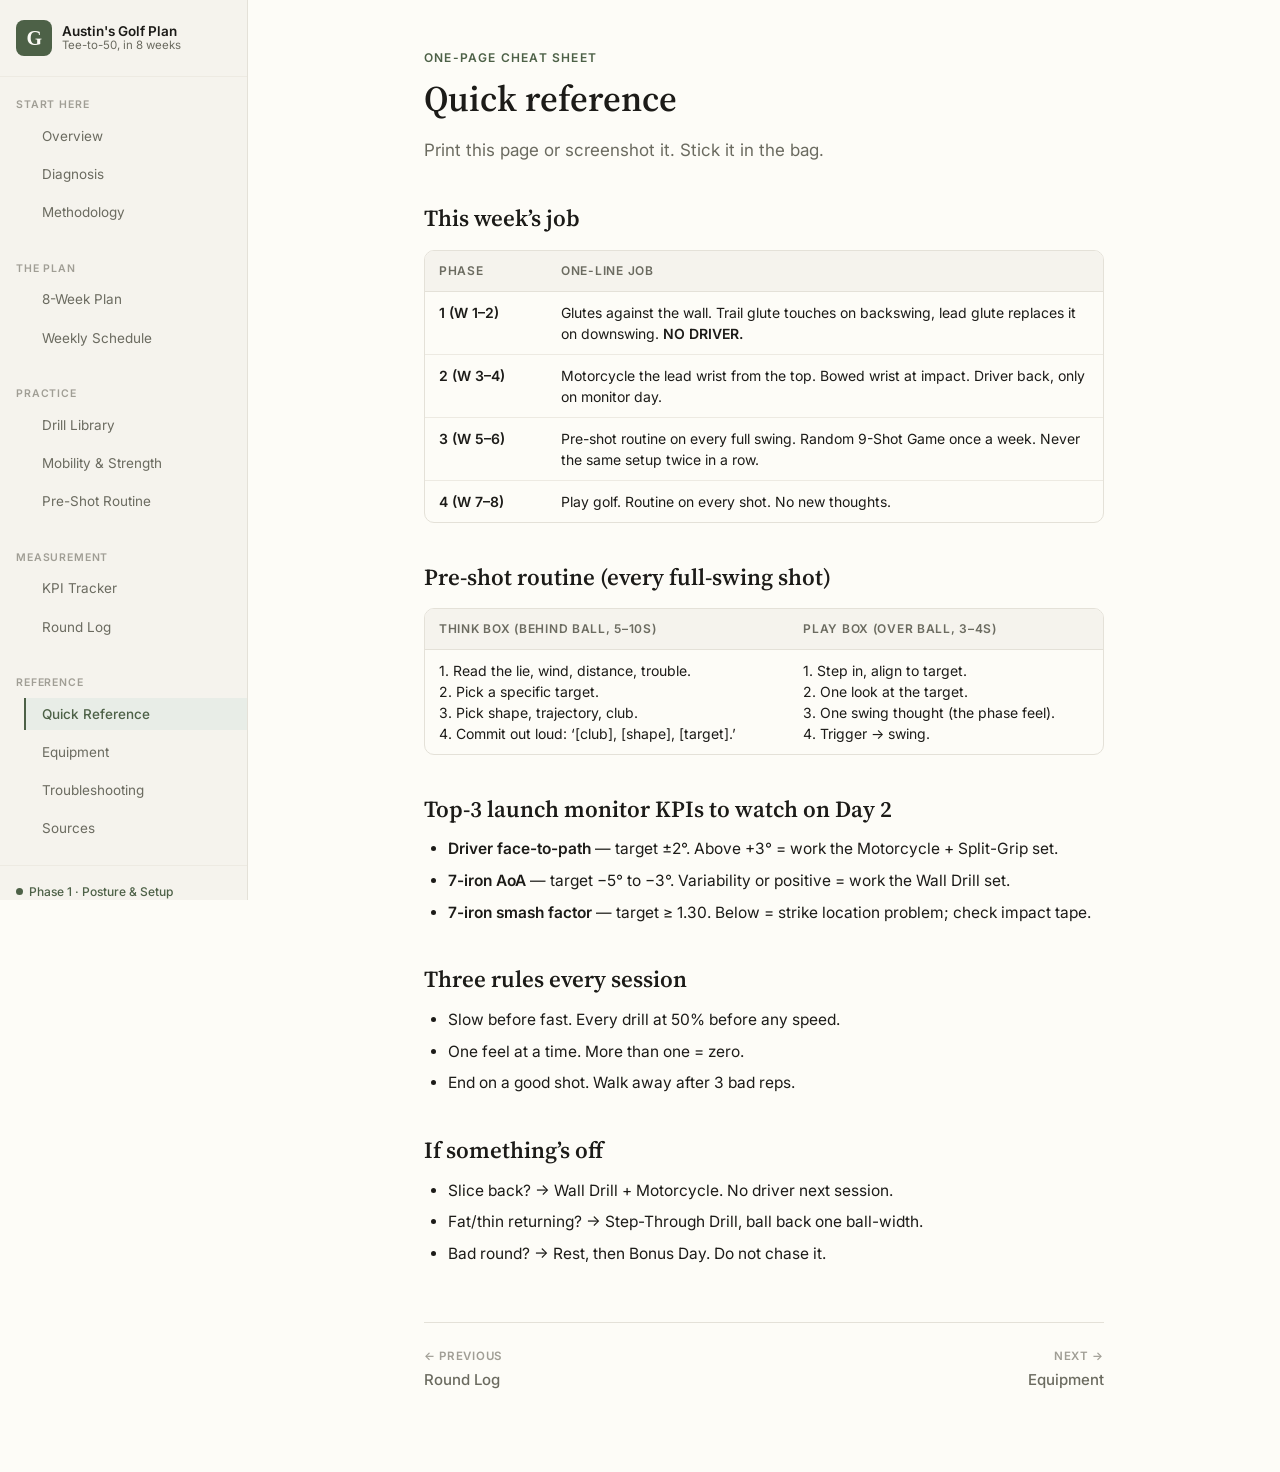
<file: quickref.html>
<!doctype html>
<html lang="en">
<head>
<meta charset="utf-8" />
<meta name="viewport" content="width=device-width, initial-scale=1" />
<title>Quick Reference — Austin's Golf Training Plan</title>
<meta name="description" content="An 8-week training plan for an amateur golfer working from the 90s into the 80s. Built around early-extension and clubface fixes, with research-backed practice methodology." />
<link rel="preconnect" href="https://fonts.googleapis.com">
<link rel="preconnect" href="https://fonts.gstatic.com" crossorigin>
<link href="https://fonts.googleapis.com/css2?family=Inter:wght@400;500;600;700&family=Source+Serif+4:opsz,wght@8..60,400;8..60,500;8..60,600;8..60,700&display=swap" rel="stylesheet">
<link rel="stylesheet" href="assets/css/styles.css" />
<link rel="icon" type="image/svg+xml" href="data:image/svg+xml,%3Csvg xmlns='http://www.w3.org/2000/svg' viewBox='0 0 100 100'%3E%3Crect width='100' height='100' rx='20' fill='%234d6147'/%3E%3Ctext x='50' y='68' font-family='Georgia,serif' font-size='52' font-weight='600' fill='%23fdfcf7' text-anchor='middle'%3EG%3C/text%3E%3C/svg%3E" />
<script>
  // Set theme before paint to avoid flash
  (function () {
    var stored = localStorage.getItem("golfsite.theme");
    var prefersDark = window.matchMedia && window.matchMedia("(prefers-color-scheme: dark)").matches;
    var t = stored || (prefersDark ? "dark" : "light");
    document.documentElement.setAttribute("data-theme", t);
  })();
</script>
</head>
<body>
<button class="menu-toggle" data-menu-toggle aria-label="Open menu">
  <svg viewBox="0 0 24 24" fill="none" stroke="currentColor" stroke-width="2" stroke-linecap="round" stroke-linejoin="round"><line x1="3" y1="6" x2="21" y2="6"/><line x1="3" y1="12" x2="21" y2="12"/><line x1="3" y1="18" x2="21" y2="18"/></svg>
</button>
<div class="sidebar-backdrop" data-menu-close></div>

<div class="app">
  <aside class="sidebar">
    <a class="brand" href="index.html" style="text-decoration:none;">
      <span class="brand-mark">G</span>
      <div>
        <div class="brand-text">Austin's Golf Plan</div>
        <div class="brand-sub">Tee-to-50, in 8 weeks</div>
      </div>
    </a>
    
      <div class="nav-group">
        <div class="nav-group-label">Start here</div>
        <ul class="nav-list"><li class="nav-item"><a class="nav-link" href="index.html">Overview</a></li><li class="nav-item"><a class="nav-link" href="diagnosis.html">Diagnosis</a></li><li class="nav-item"><a class="nav-link" href="methodology.html">Methodology</a></li></ul>
      </div>
      <div class="nav-group">
        <div class="nav-group-label">The plan</div>
        <ul class="nav-list"><li class="nav-item"><a class="nav-link" href="plan.html">8-Week Plan</a></li><li class="nav-item"><a class="nav-link" href="schedule.html">Weekly Schedule</a></li></ul>
      </div>
      <div class="nav-group">
        <div class="nav-group-label">Practice</div>
        <ul class="nav-list"><li class="nav-item"><a class="nav-link" href="drills.html">Drill Library</a></li><li class="nav-item"><a class="nav-link" href="mobility.html">Mobility & Strength</a></li><li class="nav-item"><a class="nav-link" href="routine.html">Pre-Shot Routine</a></li></ul>
      </div>
      <div class="nav-group">
        <div class="nav-group-label">Measurement</div>
        <ul class="nav-list"><li class="nav-item"><a class="nav-link" href="kpis.html">KPI Tracker</a></li><li class="nav-item"><a class="nav-link" href="tracking.html">Round Log</a></li></ul>
      </div>
      <div class="nav-group">
        <div class="nav-group-label">Reference</div>
        <ul class="nav-list"><li class="nav-item"><a class="nav-link active" href="quickref.html">Quick Reference</a></li><li class="nav-item"><a class="nav-link" href="equipment.html">Equipment</a></li><li class="nav-item"><a class="nav-link" href="troubleshooting.html">Troubleshooting</a></li><li class="nav-item"><a class="nav-link" href="sources.html">Sources</a></li></ul>
      </div>
    <div class="sidebar-footer">
      <span class="phase-pill" data-phase-pill><span class="dot"></span>Phase 1 · Posture & Setup</span>
      <button class="theme-toggle" data-theme-toggle aria-label="Toggle theme">
        <span data-theme-icon></span><span data-theme-label>Dark</span>
      </button>
    </div>
  </aside>

  <main class="main">
    <div class="main-inner">
      <div class="eyebrow">One-page cheat sheet</div>
      <h1>Quick reference</h1>
      <p class="lead">Print this page or screenshot it. Stick it in the bag.</p>
      
    <h2>This week&rsquo;s job</h2>
    <div class="table-wrap"><table>
      <thead><tr><th style="width:18%;">Phase</th><th>One-line job</th></tr></thead>
      <tbody>
        <tr><td><strong>1 (W 1–2)</strong></td><td>Glutes against the wall. Trail glute touches on backswing, lead glute replaces it on downswing. <strong>NO DRIVER.</strong></td></tr>
        <tr><td><strong>2 (W 3–4)</strong></td><td>Motorcycle the lead wrist from the top. Bowed wrist at impact. Driver back, only on monitor day.</td></tr>
        <tr><td><strong>3 (W 5–6)</strong></td><td>Pre-shot routine on every full swing. Random 9-Shot Game once a week. Never the same setup twice in a row.</td></tr>
        <tr><td><strong>4 (W 7–8)</strong></td><td>Play golf. Routine on every shot. No new thoughts.</td></tr>
      </tbody>
    </table></div>

    <h2>Pre-shot routine (every full-swing shot)</h2>
    <div class="table-wrap"><table>
      <thead><tr><th>Think Box (behind ball, 5–10s)</th><th>Play Box (over ball, 3–4s)</th></tr></thead>
      <tbody>
        <tr>
          <td>1. Read the lie, wind, distance, trouble.<br/>2. Pick a specific target.<br/>3. Pick shape, trajectory, club.<br/>4. Commit out loud: &lsquo;[club], [shape], [target].&rsquo;</td>
          <td>1. Step in, align to target.<br/>2. One look at the target.<br/>3. One swing thought (the phase feel).<br/>4. Trigger → swing.</td>
        </tr>
      </tbody>
    </table></div>

    <h2>Top-3 launch monitor KPIs to watch on Day 2</h2>
    <ul>
      <li><strong>Driver face-to-path</strong> &mdash; target ±2°. Above +3° = work the Motorcycle + Split-Grip set.</li>
      <li><strong>7-iron AoA</strong> &mdash; target &minus;5° to &minus;3°. Variability or positive = work the Wall Drill set.</li>
      <li><strong>7-iron smash factor</strong> &mdash; target ≥ 1.30. Below = strike location problem; check impact tape.</li>
    </ul>

    <h2>Three rules every session</h2>
    <ul>
      <li>Slow before fast. Every drill at 50% before any speed.</li>
      <li>One feel at a time. More than one = zero.</li>
      <li>End on a good shot. Walk away after 3 bad reps.</li>
    </ul>

    <h2>If something&rsquo;s off</h2>
    <ul>
      <li>Slice back? → Wall Drill + Motorcycle. No driver next session.</li>
      <li>Fat/thin returning? → Step-Through Drill, ball back one ball-width.</li>
      <li>Bad round? → Rest, then Bonus Day. Do not chase it.</li>
    </ul>
  
      
    <footer class="page-footer">
      <a class="nav-prev" href="tracking.html"><span class="nav-label">← Previous</span><span class="nav-title">Round Log</span></a>
      <a class="nav-next" href="equipment.html"><span class="nav-label">Next →</span><span class="nav-title">Equipment</span></a>
    </footer>
    </div>
  </main>
</div>

<script src="assets/js/app.js"></script>

</body>
</html>
</file>
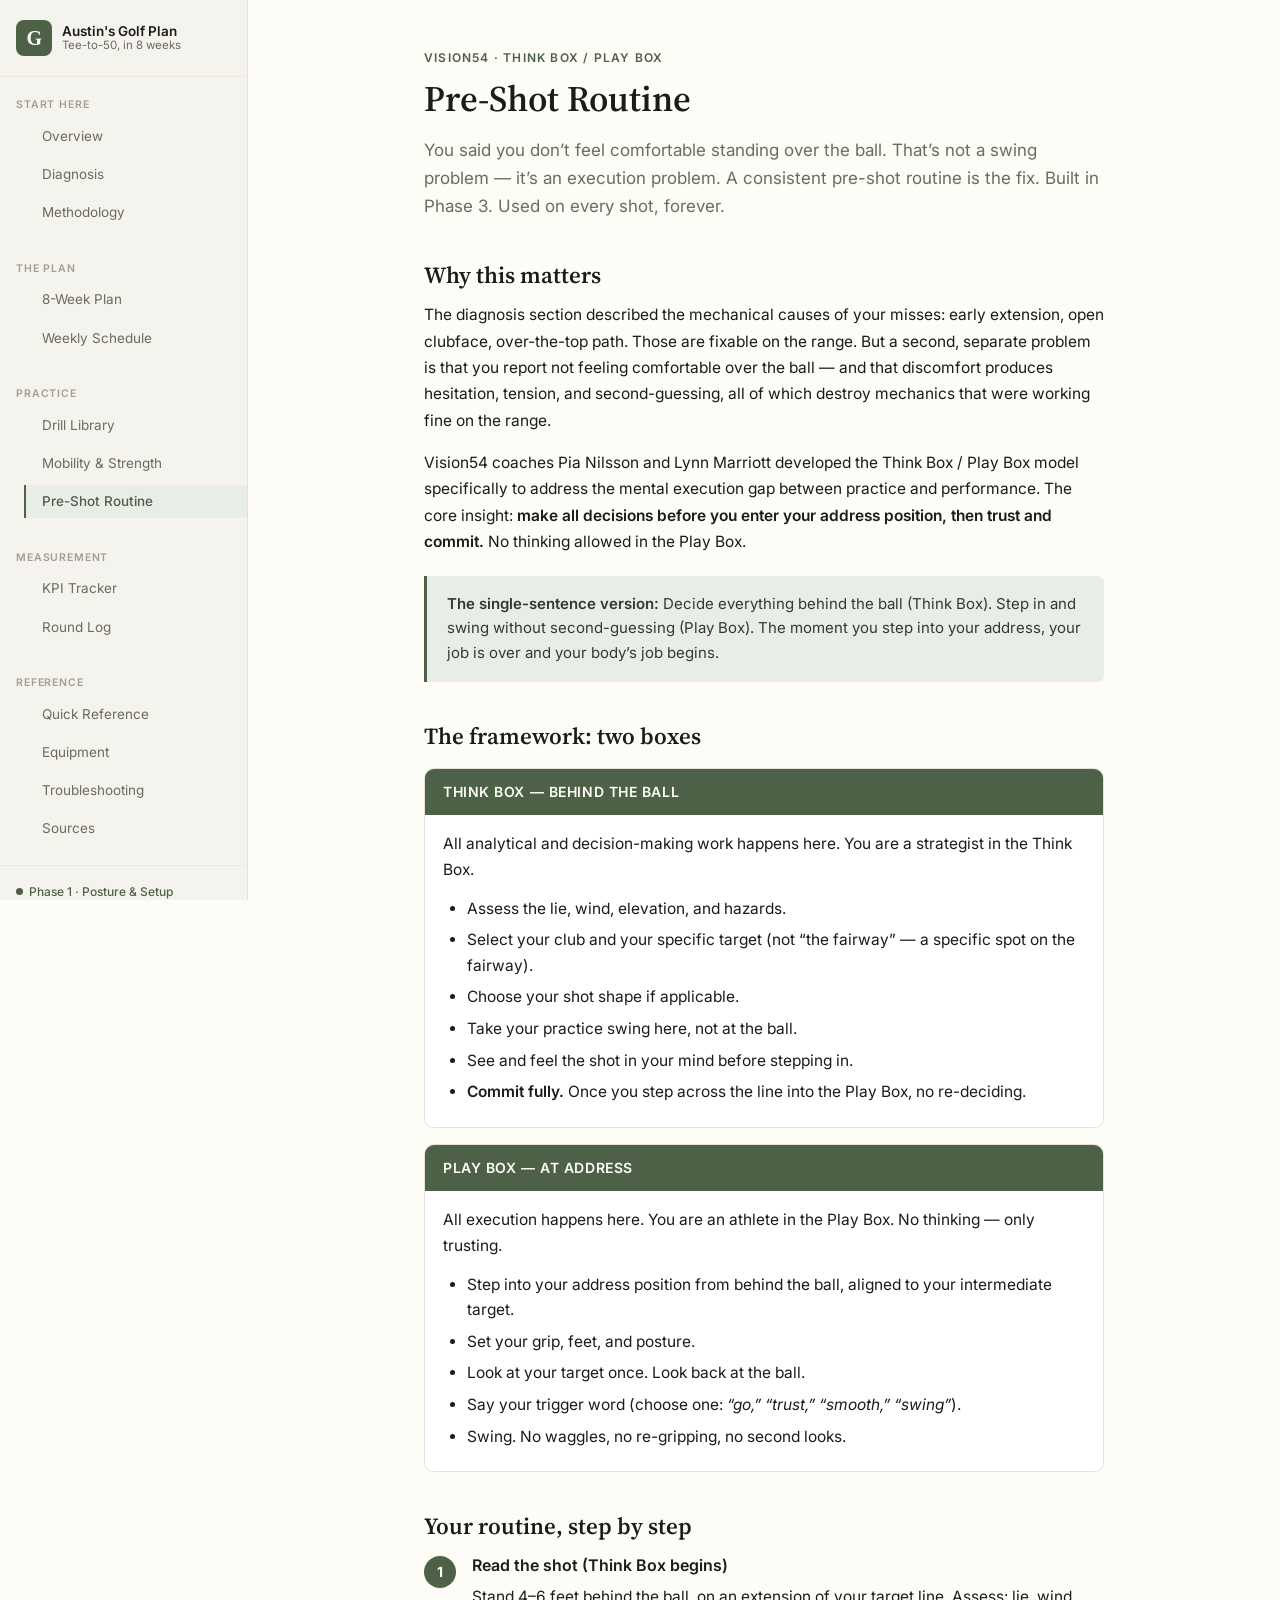
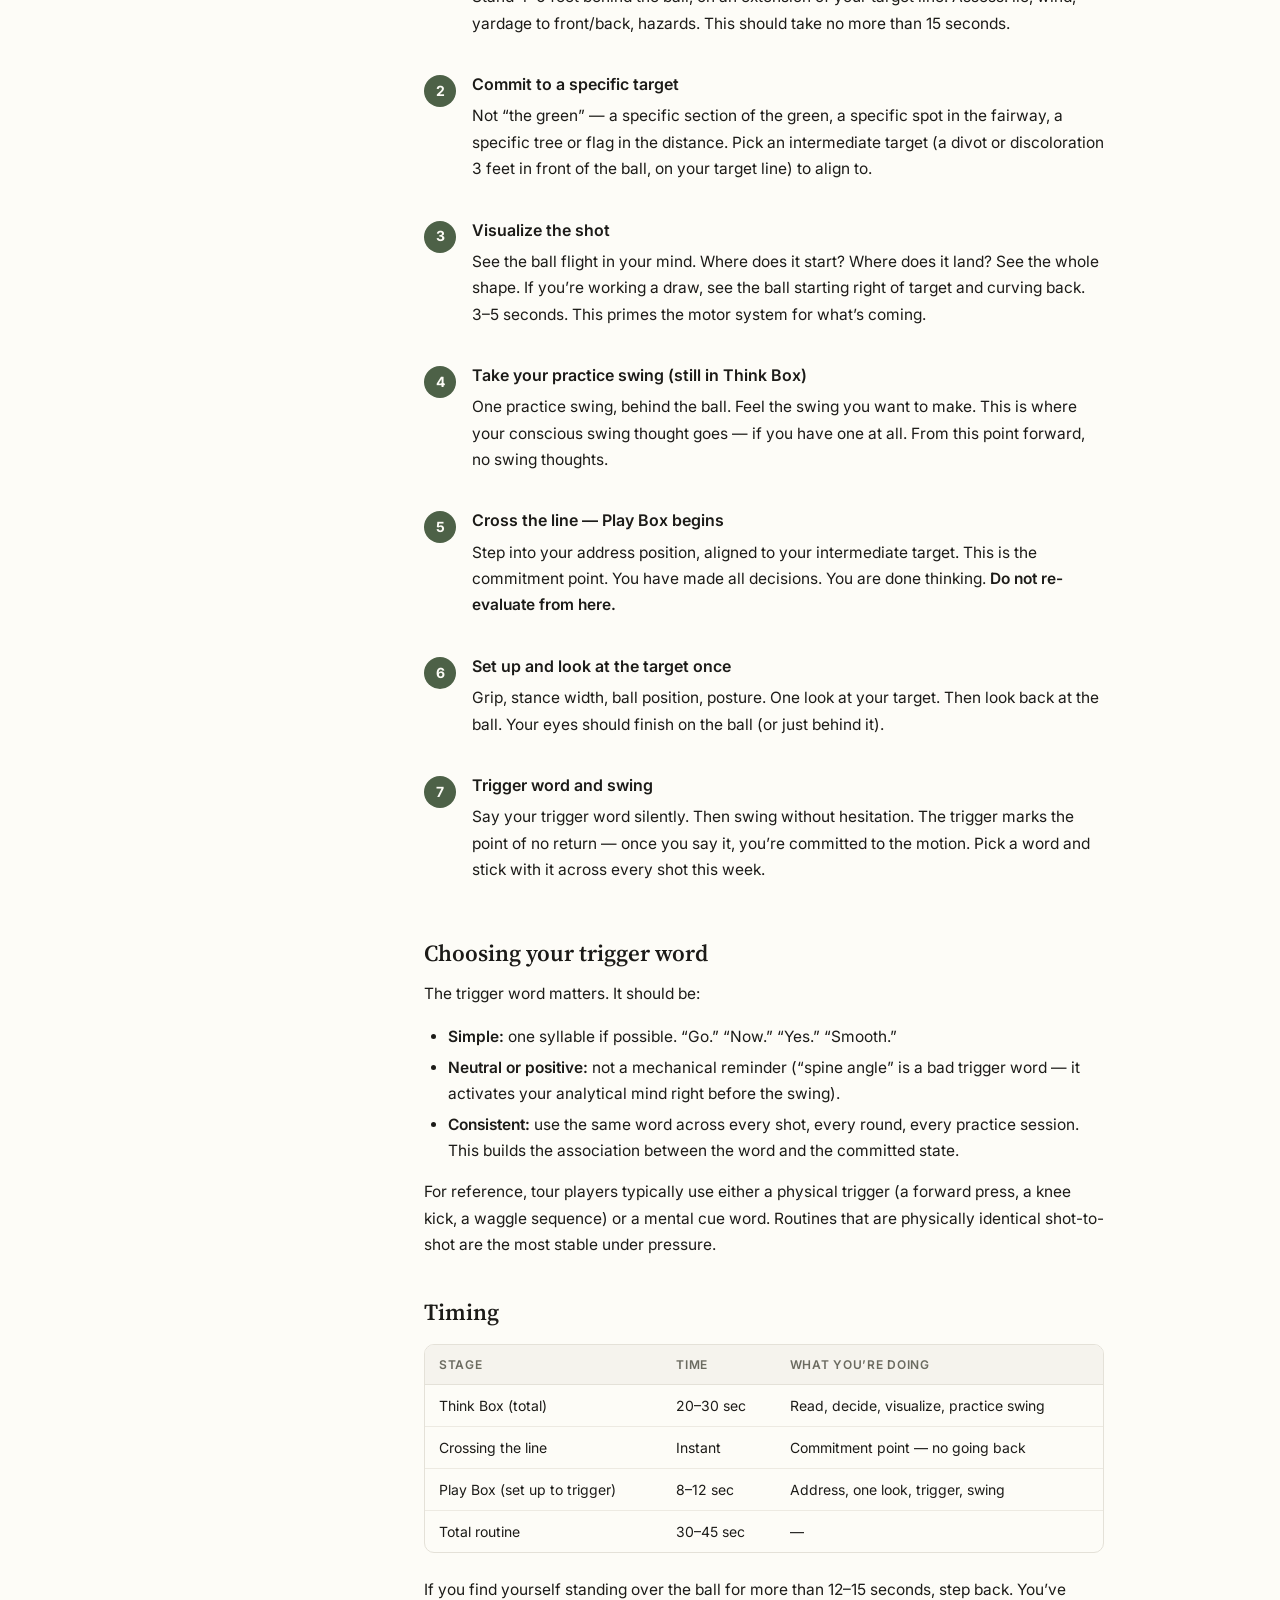
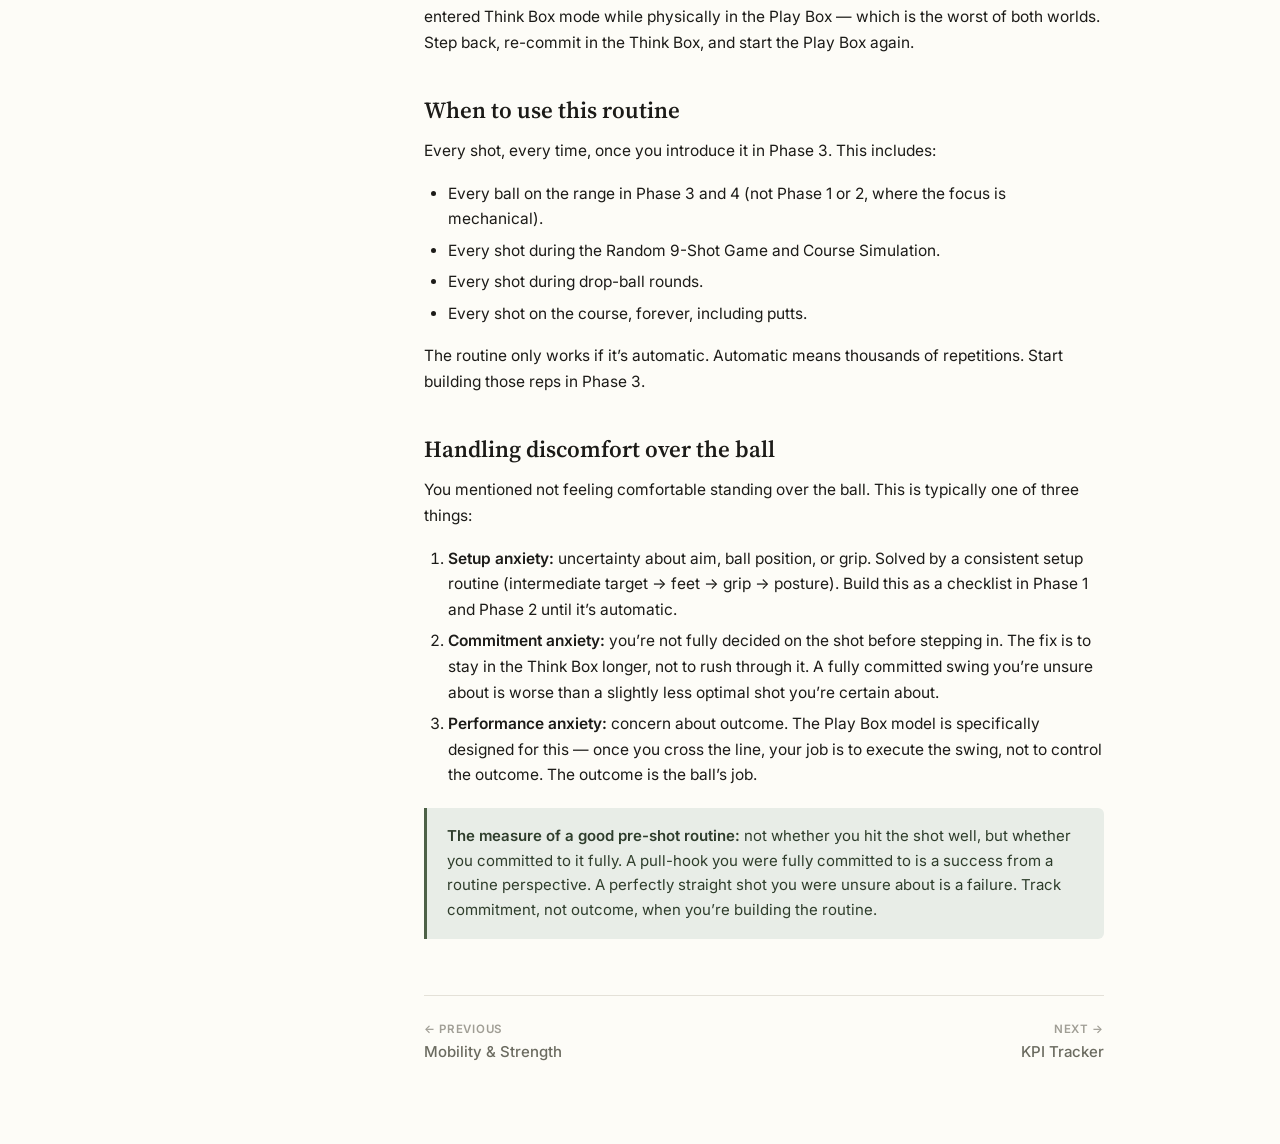
<file: routine.html>
<!doctype html>
<html lang="en">
<head>
  <meta charset="utf-8" />
  <meta name="viewport" content="width=device-width, initial-scale=1" />
  <title>Pre-Shot Routine — Austin's Golf Training Plan</title>
  <meta name="description" content="An 8-week training plan for an amateur golfer working from the 90s into the 80s. Built around early-extension and clubface fixes, with research-backed practice methodology." />
  <link rel="preconnect" href="https://fonts.googleapis.com">
  <link rel="preconnect" href="https://fonts.gstatic.com" crossorigin>
  <link href="https://fonts.googleapis.com/css2?family=Inter:wght@400;500;600;700&family=Source+Serif+4:opsz,wght@8..60,400;8..60,500;8..60,600;8..60,700&display=swap" rel="stylesheet">
  <link rel="stylesheet" href="assets/css/styles.css" />
  <link rel="icon" type="image/svg+xml" href="data:image/svg+xml,%3Csvg xmlns='http://www.w3.org/2000/svg' viewBox='0 0 100 100'%3E%3Crect width='100' height='100' rx='20' fill='%234d6147'/%3E%3Ctext x='50' y='68' font-family='Georgia,serif' font-size='52' font-weight='600' fill='%23fdfcf7' text-anchor='middle'%3EG%3C/text%3E%3C/svg%3E" />
  <script>
    (function () {
      var stored = localStorage.getItem("golfsite.theme");
      var prefersDark = window.matchMedia && window.matchMedia("(prefers-color-scheme: dark)").matches;
      var t = stored || (prefersDark ? "dark" : "light");
      document.documentElement.setAttribute("data-theme", t);
    })();
  </script>
</head>
<body>
<button class="menu-toggle" data-menu-toggle aria-label="Open menu">
  <svg viewBox="0 0 24 24" fill="none" stroke="currentColor" stroke-width="2" stroke-linecap="round" stroke-linejoin="round"><line x1="3" y1="6" x2="21" y2="6"/><line x1="3" y1="12" x2="21" y2="12"/><line x1="3" y1="18" x2="21" y2="18"/></svg>
</button>
<div class="sidebar-backdrop" data-menu-close></div>
<div class="app">
  <aside class="sidebar">
    <a class="brand" href="index.html" style="text-decoration:none;">
      <span class="brand-mark">G</span>
      <div>
        <div class="brand-text">Austin's Golf Plan</div>
        <div class="brand-sub">Tee-to-50, in 8 weeks</div>
      </div>
    </a>
    <div class="nav-group">
      <div class="nav-group-label">Start here</div>
      <ul class="nav-list"><li class="nav-item"><a class="nav-link" href="index.html">Overview</a></li><li class="nav-item"><a class="nav-link" href="diagnosis.html">Diagnosis</a></li><li class="nav-item"><a class="nav-link" href="methodology.html">Methodology</a></li></ul>
    </div>
    <div class="nav-group">
      <div class="nav-group-label">The plan</div>
      <ul class="nav-list"><li class="nav-item"><a class="nav-link" href="plan.html">8-Week Plan</a></li><li class="nav-item"><a class="nav-link" href="schedule.html">Weekly Schedule</a></li></ul>
    </div>
    <div class="nav-group">
      <div class="nav-group-label">Practice</div>
      <ul class="nav-list"><li class="nav-item"><a class="nav-link" href="drills.html">Drill Library</a></li><li class="nav-item"><a class="nav-link" href="mobility.html">Mobility &amp; Strength</a></li><li class="nav-item"><a class="nav-link active" href="routine.html">Pre-Shot Routine</a></li></ul>
    </div>
    <div class="nav-group">
      <div class="nav-group-label">Measurement</div>
      <ul class="nav-list"><li class="nav-item"><a class="nav-link" href="kpis.html">KPI Tracker</a></li><li class="nav-item"><a class="nav-link" href="tracking.html">Round Log</a></li></ul>
    </div>
    <div class="nav-group">
      <div class="nav-group-label">Reference</div>
      <ul class="nav-list"><li class="nav-item"><a class="nav-link" href="quickref.html">Quick Reference</a></li><li class="nav-item"><a class="nav-link" href="equipment.html">Equipment</a></li><li class="nav-item"><a class="nav-link" href="troubleshooting.html">Troubleshooting</a></li><li class="nav-item"><a class="nav-link" href="sources.html">Sources</a></li></ul>
    </div>
    <div class="sidebar-footer">
      <span class="phase-pill" data-phase-pill><span class="dot"></span>Phase 1 &middot; Posture &amp; Setup</span>
      <button class="theme-toggle" data-theme-toggle aria-label="Toggle theme">
        <span data-theme-icon></span><span data-theme-label>Dark</span>
      </button>
    </div>
  </aside>

  <main class="main">
    <div class="main-inner">
      <div class="eyebrow">Vision54 · Think Box / Play Box</div>
      <h1>Pre-Shot Routine</h1>
      <p class="lead">You said you don&rsquo;t feel comfortable standing over the ball. That&rsquo;s not a swing problem &mdash; it&rsquo;s an execution problem. A consistent pre-shot routine is the fix. Built in Phase 3. Used on every shot, forever.</p>

      <h2>Why this matters</h2>
      <p>The diagnosis section described the mechanical causes of your misses: early extension, open clubface, over-the-top path. Those are fixable on the range. But a second, separate problem is that you report not feeling comfortable over the ball &mdash; and that discomfort produces hesitation, tension, and second-guessing, all of which destroy mechanics that were working fine on the range.</p>
      <p>Vision54 coaches Pia Nilsson and Lynn Marriott developed the Think Box / Play Box model specifically to address the mental execution gap between practice and performance. The core insight: <strong>make all decisions before you enter your address position, then trust and commit.</strong> No thinking allowed in the Play Box.</p>

      <div class="callout">
        <strong>The single-sentence version:</strong> Decide everything behind the ball (Think Box). Step in and swing without second-guessing (Play Box). The moment you step into your address, your job is over and your body&rsquo;s job begins.
      </div>

      <h2>The framework: two boxes</h2>

      <div class="box-card">
        <div class="box-card-header">Think Box &mdash; Behind the ball</div>
        <div class="box-card-body">
          <p style="margin-bottom:12px;">All analytical and decision-making work happens here. You are a strategist in the Think Box.</p>
          <ul>
            <li>Assess the lie, wind, elevation, and hazards.</li>
            <li>Select your club and your specific target (not &ldquo;the fairway&rdquo; &mdash; a specific spot on the fairway).</li>
            <li>Choose your shot shape if applicable.</li>
            <li>Take your practice swing here, not at the ball.</li>
            <li>See and feel the shot in your mind before stepping in.</li>
            <li><strong>Commit fully.</strong> Once you step across the line into the Play Box, no re-deciding.</li>
          </ul>
        </div>
      </div>

      <div class="box-card">
        <div class="box-card-header">Play Box &mdash; At address</div>
        <div class="box-card-body">
          <p style="margin-bottom:12px;">All execution happens here. You are an athlete in the Play Box. No thinking &mdash; only trusting.</p>
          <ul>
            <li>Step into your address position from behind the ball, aligned to your intermediate target.</li>
            <li>Set your grip, feet, and posture.</li>
            <li>Look at your target once. Look back at the ball.</li>
            <li>Say your trigger word (choose one: <em>&ldquo;go,&rdquo; &ldquo;trust,&rdquo; &ldquo;smooth,&rdquo; &ldquo;swing&rdquo;</em>).</li>
            <li>Swing. No waggles, no re-gripping, no second looks.</li>
          </ul>
        </div>
      </div>

      <h2>Your routine, step by step</h2>

      <div class="routine-step">
        <div class="routine-num">1</div>
        <div class="routine-body">
          <h3>Read the shot (Think Box begins)</h3>
          <p>Stand 4&ndash;6 feet behind the ball, on an extension of your target line. Assess: lie, wind, yardage to front/back, hazards. This should take no more than 15 seconds.</p>
        </div>
      </div>

      <div class="routine-step">
        <div class="routine-num">2</div>
        <div class="routine-body">
          <h3>Commit to a specific target</h3>
          <p>Not &ldquo;the green&rdquo; &mdash; a specific section of the green, a specific spot in the fairway, a specific tree or flag in the distance. Pick an intermediate target (a divot or discoloration 3 feet in front of the ball, on your target line) to align to.</p>
        </div>
      </div>

      <div class="routine-step">
        <div class="routine-num">3</div>
        <div class="routine-body">
          <h3>Visualize the shot</h3>
          <p>See the ball flight in your mind. Where does it start? Where does it land? See the whole shape. If you&rsquo;re working a draw, see the ball starting right of target and curving back. 3&ndash;5 seconds. This primes the motor system for what&rsquo;s coming.</p>
        </div>
      </div>

      <div class="routine-step">
        <div class="routine-num">4</div>
        <div class="routine-body">
          <h3>Take your practice swing (still in Think Box)</h3>
          <p>One practice swing, behind the ball. Feel the swing you want to make. This is where your conscious swing thought goes &mdash; if you have one at all. From this point forward, no swing thoughts.</p>
        </div>
      </div>

      <div class="routine-step">
        <div class="routine-num">5</div>
        <div class="routine-body">
          <h3>Cross the line &mdash; Play Box begins</h3>
          <p>Step into your address position, aligned to your intermediate target. This is the commitment point. You have made all decisions. You are done thinking. <strong>Do not re-evaluate from here.</strong></p>
        </div>
      </div>

      <div class="routine-step">
        <div class="routine-num">6</div>
        <div class="routine-body">
          <h3>Set up and look at the target once</h3>
          <p>Grip, stance width, ball position, posture. One look at your target. Then look back at the ball. Your eyes should finish on the ball (or just behind it).</p>
        </div>
      </div>

      <div class="routine-step">
        <div class="routine-num">7</div>
        <div class="routine-body">
          <h3>Trigger word and swing</h3>
          <p>Say your trigger word silently. Then swing without hesitation. The trigger marks the point of no return &mdash; once you say it, you&rsquo;re committed to the motion. Pick a word and stick with it across every shot this week.</p>
        </div>
      </div>

      <h2>Choosing your trigger word</h2>
      <p>The trigger word matters. It should be:</p>
      <ul>
        <li><strong>Simple:</strong> one syllable if possible. &ldquo;Go.&rdquo; &ldquo;Now.&rdquo; &ldquo;Yes.&rdquo; &ldquo;Smooth.&rdquo;</li>
        <li><strong>Neutral or positive:</strong> not a mechanical reminder (&ldquo;spine angle&rdquo; is a bad trigger word &mdash; it activates your analytical mind right before the swing).</li>
        <li><strong>Consistent:</strong> use the same word across every shot, every round, every practice session. This builds the association between the word and the committed state.</li>
      </ul>
      <p>For reference, tour players typically use either a physical trigger (a forward press, a knee kick, a waggle sequence) or a mental cue word. Routines that are physically identical shot-to-shot are the most stable under pressure.</p>

      <h2>Timing</h2>
      <div class="table-wrap"><table>
        <thead><tr><th>Stage</th><th>Time</th><th>What you&rsquo;re doing</th></tr></thead>
        <tbody>
          <tr><td>Think Box (total)</td><td>20–30 sec</td><td>Read, decide, visualize, practice swing</td></tr>
          <tr><td>Crossing the line</td><td>Instant</td><td>Commitment point &mdash; no going back</td></tr>
          <tr><td>Play Box (set up to trigger)</td><td>8–12 sec</td><td>Address, one look, trigger, swing</td></tr>
          <tr><td>Total routine</td><td>30–45 sec</td><td>&mdash;</td></tr>
        </tbody>
      </table></div>
      <p>If you find yourself standing over the ball for more than 12&ndash;15 seconds, step back. You&rsquo;ve entered Think Box mode while physically in the Play Box &mdash; which is the worst of both worlds. Step back, re-commit in the Think Box, and start the Play Box again.</p>

      <h2>When to use this routine</h2>
      <p>Every shot, every time, once you introduce it in Phase 3. This includes:</p>
      <ul>
        <li>Every ball on the range in Phase 3 and 4 (not Phase 1 or 2, where the focus is mechanical).</li>
        <li>Every shot during the Random 9-Shot Game and Course Simulation.</li>
        <li>Every shot during drop-ball rounds.</li>
        <li>Every shot on the course, forever, including putts.</li>
      </ul>
      <p>The routine only works if it&rsquo;s automatic. Automatic means thousands of repetitions. Start building those reps in Phase 3.</p>

      <h2>Handling discomfort over the ball</h2>
      <p>You mentioned not feeling comfortable standing over the ball. This is typically one of three things:</p>
      <ol>
        <li><strong>Setup anxiety:</strong> uncertainty about aim, ball position, or grip. Solved by a consistent setup routine (intermediate target → feet → grip → posture). Build this as a checklist in Phase 1 and Phase 2 until it&rsquo;s automatic.</li>
        <li><strong>Commitment anxiety:</strong> you&rsquo;re not fully decided on the shot before stepping in. The fix is to stay in the Think Box longer, not to rush through it. A fully committed swing you&rsquo;re unsure about is worse than a slightly less optimal shot you&rsquo;re certain about.</li>
        <li><strong>Performance anxiety:</strong> concern about outcome. The Play Box model is specifically designed for this &mdash; once you cross the line, your job is to execute the swing, not to control the outcome. The outcome is the ball&rsquo;s job.</li>
      </ol>

      <div class="callout">
        <strong>The measure of a good pre-shot routine:</strong> not whether you hit the shot well, but whether you committed to it fully. A pull-hook you were fully committed to is a success from a routine perspective. A perfectly straight shot you were unsure about is a failure. Track commitment, not outcome, when you&rsquo;re building the routine.
      </div>

      <footer class="page-footer">
        <a class="nav-prev" href="mobility.html"><span class="nav-label">&larr; Previous</span><span class="nav-title">Mobility &amp; Strength</span></a>
        <a class="nav-next" href="kpis.html"><span class="nav-label">Next &rarr;</span><span class="nav-title">KPI Tracker</span></a>
      </footer>
    </div>
  </main>
</div>
<script src="assets/js/app.js"></script>
</body>
</html>
</file>
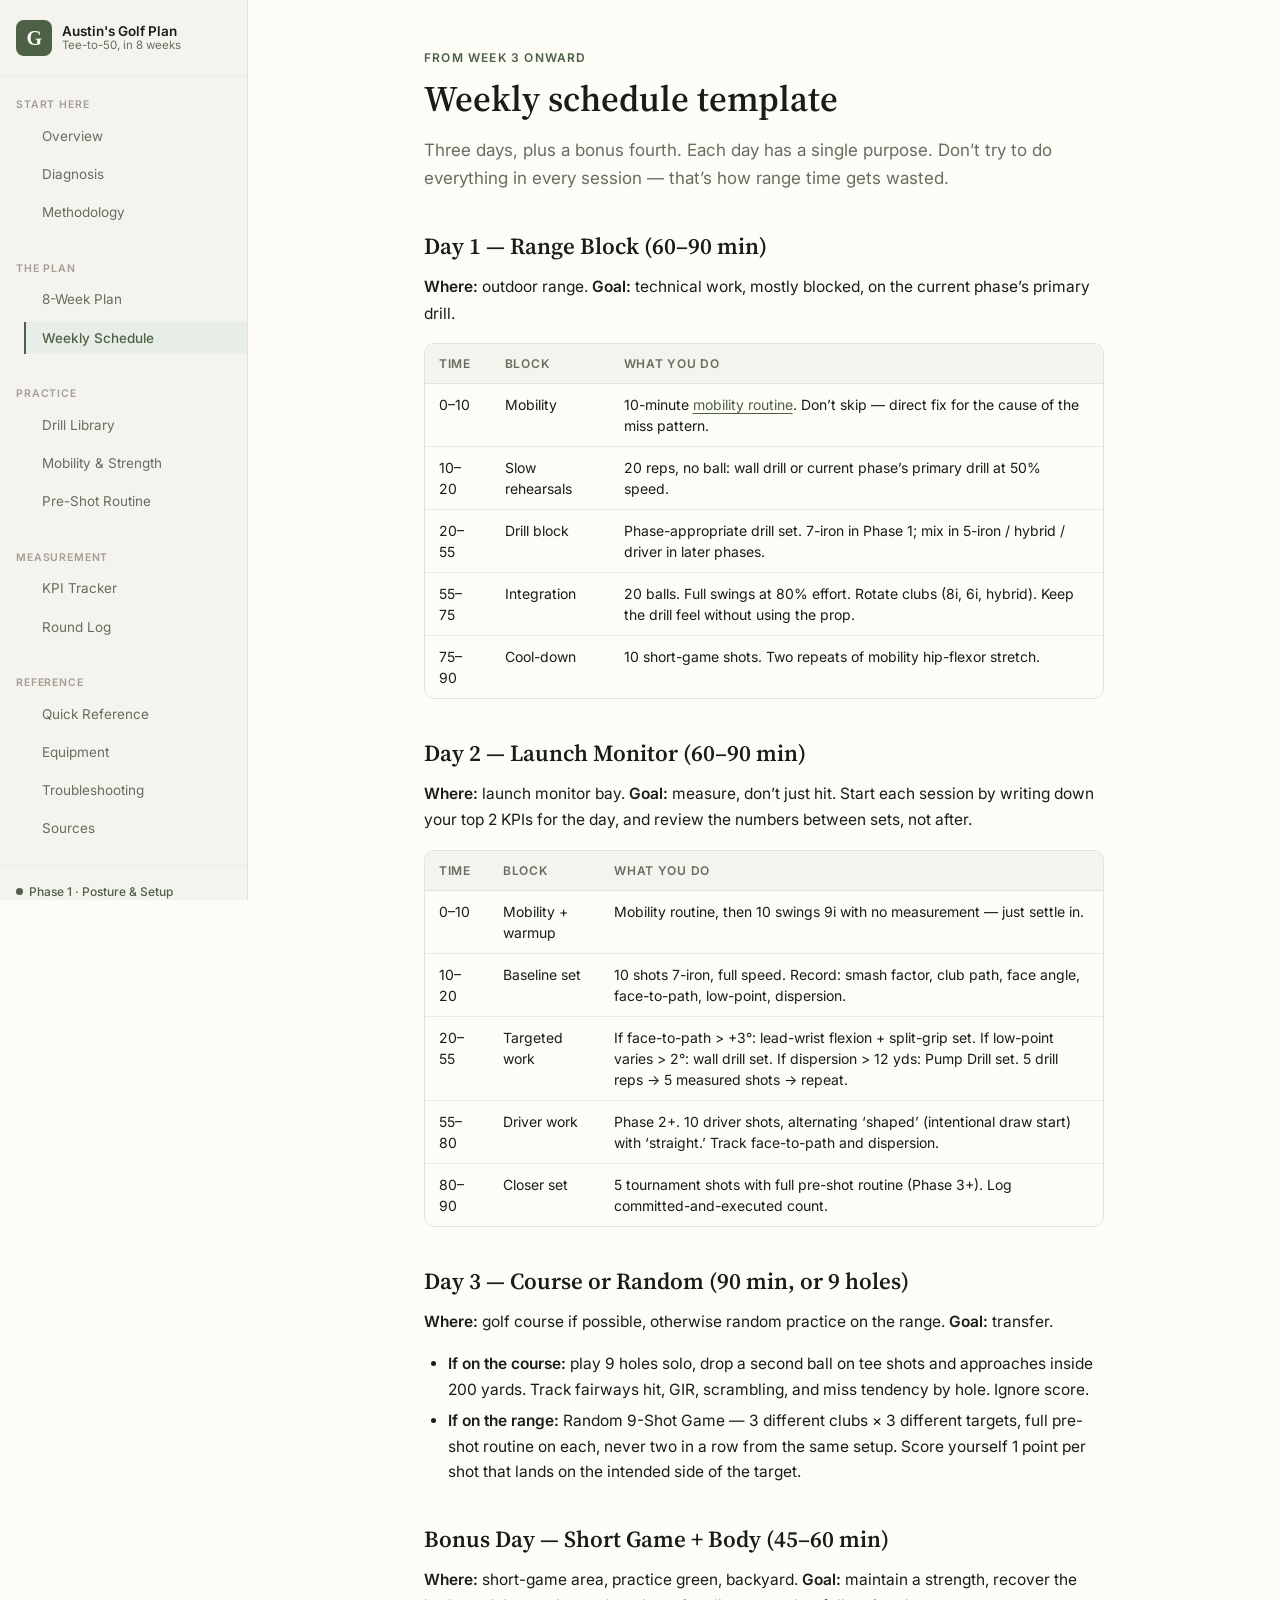
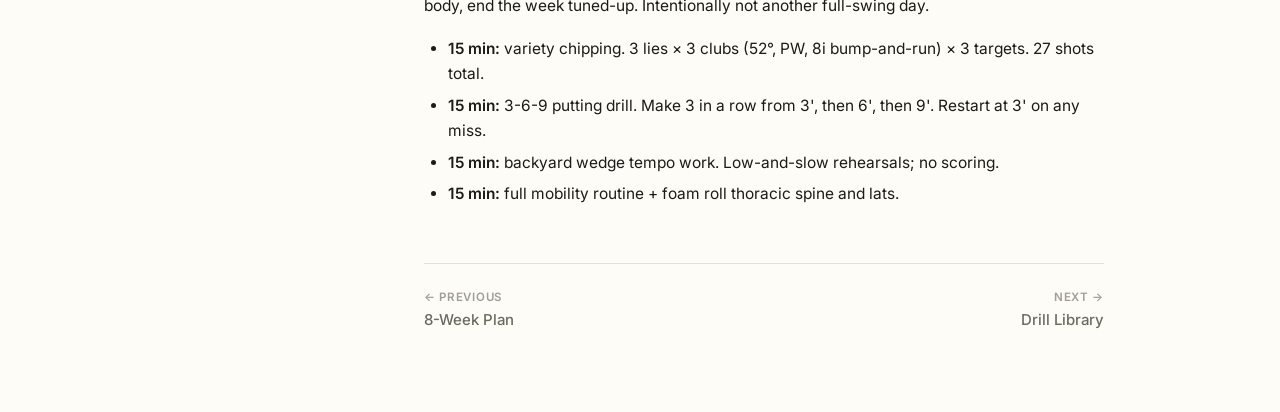
<file: schedule.html>
<!doctype html>
<html lang="en">
<head>
<meta charset="utf-8" />
<meta name="viewport" content="width=device-width, initial-scale=1" />
<title>Weekly Schedule — Austin's Golf Training Plan</title>
<meta name="description" content="An 8-week training plan for an amateur golfer working from the 90s into the 80s. Built around early-extension and clubface fixes, with research-backed practice methodology." />
<link rel="preconnect" href="https://fonts.googleapis.com">
<link rel="preconnect" href="https://fonts.gstatic.com" crossorigin>
<link href="https://fonts.googleapis.com/css2?family=Inter:wght@400;500;600;700&family=Source+Serif+4:opsz,wght@8..60,400;8..60,500;8..60,600;8..60,700&display=swap" rel="stylesheet">
<link rel="stylesheet" href="assets/css/styles.css" />
<link rel="icon" type="image/svg+xml" href="data:image/svg+xml,%3Csvg xmlns='http://www.w3.org/2000/svg' viewBox='0 0 100 100'%3E%3Crect width='100' height='100' rx='20' fill='%234d6147'/%3E%3Ctext x='50' y='68' font-family='Georgia,serif' font-size='52' font-weight='600' fill='%23fdfcf7' text-anchor='middle'%3EG%3C/text%3E%3C/svg%3E" />
<script>
  // Set theme before paint to avoid flash
  (function () {
    var stored = localStorage.getItem("golfsite.theme");
    var prefersDark = window.matchMedia && window.matchMedia("(prefers-color-scheme: dark)").matches;
    var t = stored || (prefersDark ? "dark" : "light");
    document.documentElement.setAttribute("data-theme", t);
  })();
</script>
</head>
<body>
<button class="menu-toggle" data-menu-toggle aria-label="Open menu">
  <svg viewBox="0 0 24 24" fill="none" stroke="currentColor" stroke-width="2" stroke-linecap="round" stroke-linejoin="round"><line x1="3" y1="6" x2="21" y2="6"/><line x1="3" y1="12" x2="21" y2="12"/><line x1="3" y1="18" x2="21" y2="18"/></svg>
</button>
<div class="sidebar-backdrop" data-menu-close></div>

<div class="app">
  <aside class="sidebar">
    <a class="brand" href="index.html" style="text-decoration:none;">
      <span class="brand-mark">G</span>
      <div>
        <div class="brand-text">Austin's Golf Plan</div>
        <div class="brand-sub">Tee-to-50, in 8 weeks</div>
      </div>
    </a>
    
      <div class="nav-group">
        <div class="nav-group-label">Start here</div>
        <ul class="nav-list"><li class="nav-item"><a class="nav-link" href="index.html">Overview</a></li><li class="nav-item"><a class="nav-link" href="diagnosis.html">Diagnosis</a></li><li class="nav-item"><a class="nav-link" href="methodology.html">Methodology</a></li></ul>
      </div>
      <div class="nav-group">
        <div class="nav-group-label">The plan</div>
        <ul class="nav-list"><li class="nav-item"><a class="nav-link" href="plan.html">8-Week Plan</a></li><li class="nav-item"><a class="nav-link active" href="schedule.html">Weekly Schedule</a></li></ul>
      </div>
      <div class="nav-group">
        <div class="nav-group-label">Practice</div>
        <ul class="nav-list"><li class="nav-item"><a class="nav-link" href="drills.html">Drill Library</a></li><li class="nav-item"><a class="nav-link" href="mobility.html">Mobility & Strength</a></li><li class="nav-item"><a class="nav-link" href="routine.html">Pre-Shot Routine</a></li></ul>
      </div>
      <div class="nav-group">
        <div class="nav-group-label">Measurement</div>
        <ul class="nav-list"><li class="nav-item"><a class="nav-link" href="kpis.html">KPI Tracker</a></li><li class="nav-item"><a class="nav-link" href="tracking.html">Round Log</a></li></ul>
      </div>
      <div class="nav-group">
        <div class="nav-group-label">Reference</div>
        <ul class="nav-list"><li class="nav-item"><a class="nav-link" href="quickref.html">Quick Reference</a></li><li class="nav-item"><a class="nav-link" href="equipment.html">Equipment</a></li><li class="nav-item"><a class="nav-link" href="troubleshooting.html">Troubleshooting</a></li><li class="nav-item"><a class="nav-link" href="sources.html">Sources</a></li></ul>
      </div>
    <div class="sidebar-footer">
      <span class="phase-pill" data-phase-pill><span class="dot"></span>Phase 1 · Posture & Setup</span>
      <button class="theme-toggle" data-theme-toggle aria-label="Toggle theme">
        <span data-theme-icon></span><span data-theme-label>Dark</span>
      </button>
    </div>
  </aside>

  <main class="main">
    <div class="main-inner">
      <div class="eyebrow">From Week 3 onward</div>
      <h1>Weekly schedule template</h1>
      <p class="lead">Three days, plus a bonus fourth. Each day has a single purpose. Don&rsquo;t try to do everything in every session &mdash; that&rsquo;s how range time gets wasted.</p>
      
    <h2>Day 1 — Range Block (60–90 min)</h2>
    <p><strong>Where:</strong> outdoor range. <strong>Goal:</strong> technical work, mostly blocked, on the current phase&rsquo;s primary drill.</p>
    <div class="table-wrap"><table>
      <thead><tr><th>Time</th><th>Block</th><th>What you do</th></tr></thead>
      <tbody>
        <tr><td>0–10</td><td>Mobility</td><td>10-minute <a href="mobility.html">mobility routine</a>. Don&rsquo;t skip — direct fix for the cause of the miss pattern.</td></tr>
        <tr><td>10–20</td><td>Slow rehearsals</td><td>20 reps, no ball: wall drill or current phase&rsquo;s primary drill at 50% speed.</td></tr>
        <tr><td>20–55</td><td>Drill block</td><td>Phase-appropriate drill set. 7-iron in Phase 1; mix in 5-iron / hybrid / driver in later phases.</td></tr>
        <tr><td>55–75</td><td>Integration</td><td>20 balls. Full swings at 80% effort. Rotate clubs (8i, 6i, hybrid). Keep the drill feel without using the prop.</td></tr>
        <tr><td>75–90</td><td>Cool-down</td><td>10 short-game shots. Two repeats of mobility hip-flexor stretch.</td></tr>
      </tbody>
    </table></div>

    <h2>Day 2 — Launch Monitor (60–90 min)</h2>
    <p><strong>Where:</strong> launch monitor bay. <strong>Goal:</strong> measure, don&rsquo;t just hit. Start each session by writing down your top 2 KPIs for the day, and review the numbers between sets, not after.</p>
    <div class="table-wrap"><table>
      <thead><tr><th>Time</th><th>Block</th><th>What you do</th></tr></thead>
      <tbody>
        <tr><td>0–10</td><td>Mobility + warmup</td><td>Mobility routine, then 10 swings 9i with no measurement — just settle in.</td></tr>
        <tr><td>10–20</td><td>Baseline set</td><td>10 shots 7-iron, full speed. Record: smash factor, club path, face angle, face-to-path, low-point, dispersion.</td></tr>
        <tr><td>20–55</td><td>Targeted work</td><td>If face-to-path &gt; +3°: lead-wrist flexion + split-grip set. If low-point varies &gt; 2°: wall drill set. If dispersion &gt; 12 yds: Pump Drill set. 5 drill reps → 5 measured shots → repeat.</td></tr>
        <tr><td>55–80</td><td>Driver work</td><td>Phase 2+. 10 driver shots, alternating &lsquo;shaped&rsquo; (intentional draw start) with &lsquo;straight.&rsquo; Track face-to-path and dispersion.</td></tr>
        <tr><td>80–90</td><td>Closer set</td><td>5 tournament shots with full pre-shot routine (Phase 3+). Log committed-and-executed count.</td></tr>
      </tbody>
    </table></div>

    <h2>Day 3 — Course or Random (90 min, or 9 holes)</h2>
    <p><strong>Where:</strong> golf course if possible, otherwise random practice on the range. <strong>Goal:</strong> transfer.</p>
    <ul>
      <li><strong>If on the course:</strong> play 9 holes solo, drop a second ball on tee shots and approaches inside 200 yards. Track fairways hit, GIR, scrambling, and miss tendency by hole. Ignore score.</li>
      <li><strong>If on the range:</strong> Random 9-Shot Game &mdash; 3 different clubs × 3 different targets, full pre-shot routine on each, never two in a row from the same setup. Score yourself 1 point per shot that lands on the intended side of the target.</li>
    </ul>

    <h2>Bonus Day — Short Game + Body (45–60 min)</h2>
    <p><strong>Where:</strong> short-game area, practice green, backyard. <strong>Goal:</strong> maintain a strength, recover the body, end the week tuned-up. Intentionally not another full-swing day.</p>
    <ul>
      <li><strong>15 min:</strong> variety chipping. 3 lies × 3 clubs (52°, PW, 8i bump-and-run) × 3 targets. 27 shots total.</li>
      <li><strong>15 min:</strong> 3-6-9 putting drill. Make 3 in a row from 3', then 6', then 9'. Restart at 3' on any miss.</li>
      <li><strong>15 min:</strong> backyard wedge tempo work. Low-and-slow rehearsals; no scoring.</li>
      <li><strong>15 min:</strong> full mobility routine + foam roll thoracic spine and lats.</li>
    </ul>
  
      
    <footer class="page-footer">
      <a class="nav-prev" href="plan.html"><span class="nav-label">← Previous</span><span class="nav-title">8-Week Plan</span></a>
      <a class="nav-next" href="drills.html"><span class="nav-label">Next →</span><span class="nav-title">Drill Library</span></a>
    </footer>
    </div>
  </main>
</div>

<script src="assets/js/app.js"></script>

</body>
</html>
</file>
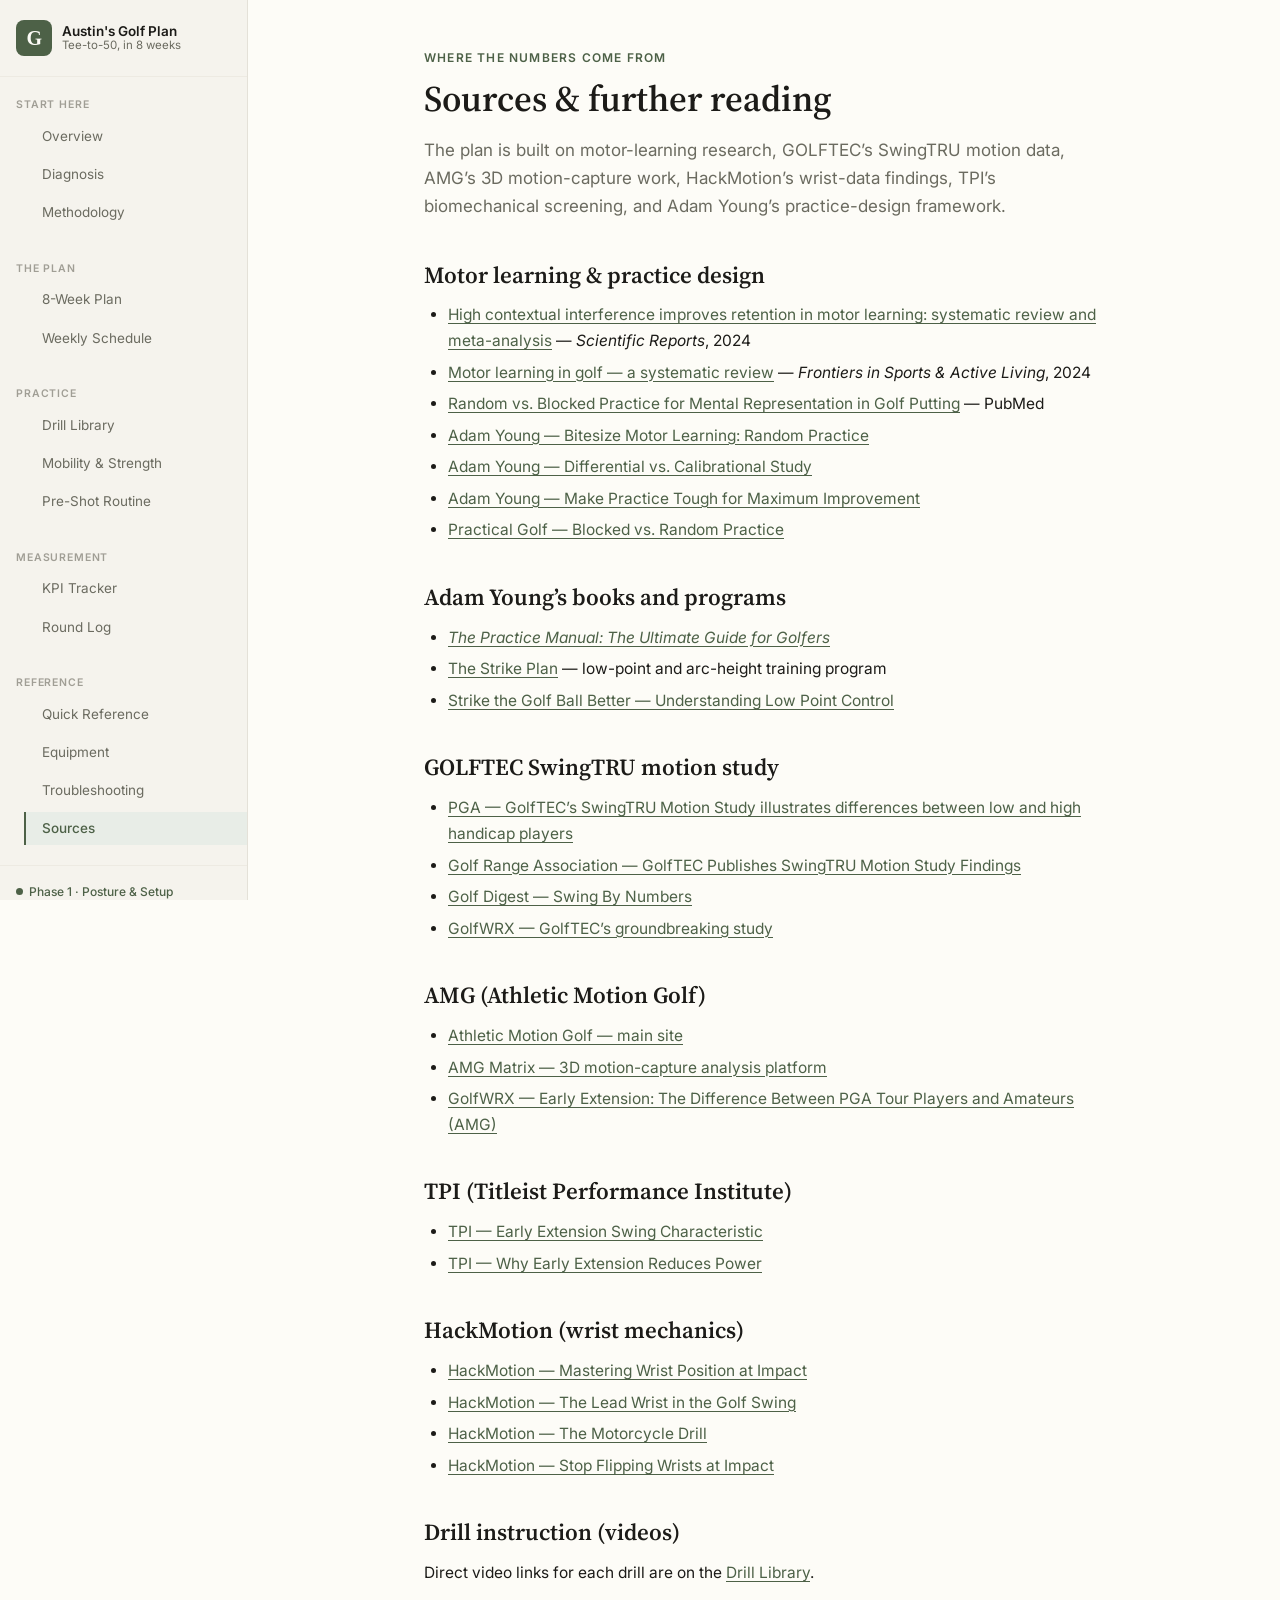
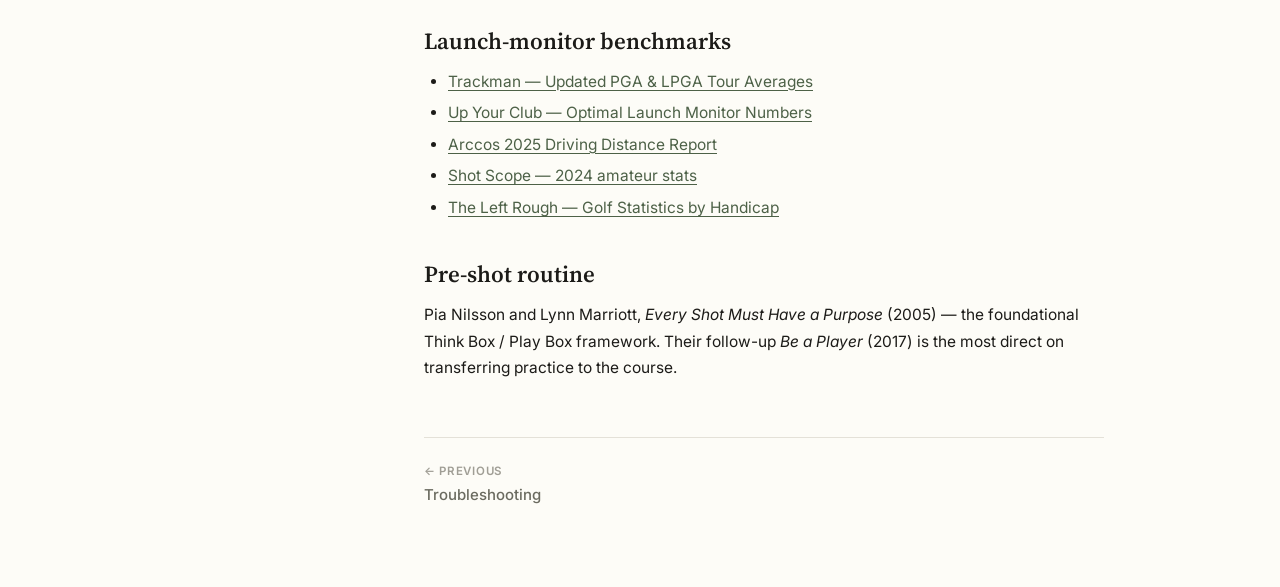
<file: sources.html>
<!doctype html>
<html lang="en">
<head>
<meta charset="utf-8" />
<meta name="viewport" content="width=device-width, initial-scale=1" />
<title>Sources — Austin's Golf Training Plan</title>
<meta name="description" content="An 8-week training plan for an amateur golfer working from the 90s into the 80s. Built around early-extension and clubface fixes, with research-backed practice methodology." />
<link rel="preconnect" href="https://fonts.googleapis.com">
<link rel="preconnect" href="https://fonts.gstatic.com" crossorigin>
<link href="https://fonts.googleapis.com/css2?family=Inter:wght@400;500;600;700&family=Source+Serif+4:opsz,wght@8..60,400;8..60,500;8..60,600;8..60,700&display=swap" rel="stylesheet">
<link rel="stylesheet" href="assets/css/styles.css" />
<link rel="icon" type="image/svg+xml" href="data:image/svg+xml,%3Csvg xmlns='http://www.w3.org/2000/svg' viewBox='0 0 100 100'%3E%3Crect width='100' height='100' rx='20' fill='%234d6147'/%3E%3Ctext x='50' y='68' font-family='Georgia,serif' font-size='52' font-weight='600' fill='%23fdfcf7' text-anchor='middle'%3EG%3C/text%3E%3C/svg%3E" />
<script>
  // Set theme before paint to avoid flash
  (function () {
    var stored = localStorage.getItem("golfsite.theme");
    var prefersDark = window.matchMedia && window.matchMedia("(prefers-color-scheme: dark)").matches;
    var t = stored || (prefersDark ? "dark" : "light");
    document.documentElement.setAttribute("data-theme", t);
  })();
</script>
</head>
<body>
<button class="menu-toggle" data-menu-toggle aria-label="Open menu">
  <svg viewBox="0 0 24 24" fill="none" stroke="currentColor" stroke-width="2" stroke-linecap="round" stroke-linejoin="round"><line x1="3" y1="6" x2="21" y2="6"/><line x1="3" y1="12" x2="21" y2="12"/><line x1="3" y1="18" x2="21" y2="18"/></svg>
</button>
<div class="sidebar-backdrop" data-menu-close></div>

<div class="app">
  <aside class="sidebar">
    <a class="brand" href="index.html" style="text-decoration:none;">
      <span class="brand-mark">G</span>
      <div>
        <div class="brand-text">Austin's Golf Plan</div>
        <div class="brand-sub">Tee-to-50, in 8 weeks</div>
      </div>
    </a>
    
      <div class="nav-group">
        <div class="nav-group-label">Start here</div>
        <ul class="nav-list"><li class="nav-item"><a class="nav-link" href="index.html">Overview</a></li><li class="nav-item"><a class="nav-link" href="diagnosis.html">Diagnosis</a></li><li class="nav-item"><a class="nav-link" href="methodology.html">Methodology</a></li></ul>
      </div>
      <div class="nav-group">
        <div class="nav-group-label">The plan</div>
        <ul class="nav-list"><li class="nav-item"><a class="nav-link" href="plan.html">8-Week Plan</a></li><li class="nav-item"><a class="nav-link" href="schedule.html">Weekly Schedule</a></li></ul>
      </div>
      <div class="nav-group">
        <div class="nav-group-label">Practice</div>
        <ul class="nav-list"><li class="nav-item"><a class="nav-link" href="drills.html">Drill Library</a></li><li class="nav-item"><a class="nav-link" href="mobility.html">Mobility & Strength</a></li><li class="nav-item"><a class="nav-link" href="routine.html">Pre-Shot Routine</a></li></ul>
      </div>
      <div class="nav-group">
        <div class="nav-group-label">Measurement</div>
        <ul class="nav-list"><li class="nav-item"><a class="nav-link" href="kpis.html">KPI Tracker</a></li><li class="nav-item"><a class="nav-link" href="tracking.html">Round Log</a></li></ul>
      </div>
      <div class="nav-group">
        <div class="nav-group-label">Reference</div>
        <ul class="nav-list"><li class="nav-item"><a class="nav-link" href="quickref.html">Quick Reference</a></li><li class="nav-item"><a class="nav-link" href="equipment.html">Equipment</a></li><li class="nav-item"><a class="nav-link" href="troubleshooting.html">Troubleshooting</a></li><li class="nav-item"><a class="nav-link active" href="sources.html">Sources</a></li></ul>
      </div>
    <div class="sidebar-footer">
      <span class="phase-pill" data-phase-pill><span class="dot"></span>Phase 1 · Posture & Setup</span>
      <button class="theme-toggle" data-theme-toggle aria-label="Toggle theme">
        <span data-theme-icon></span><span data-theme-label>Dark</span>
      </button>
    </div>
  </aside>

  <main class="main">
    <div class="main-inner">
      <div class="eyebrow">Where the numbers come from</div>
      <h1>Sources &amp; further reading</h1>
      <p class="lead">The plan is built on motor-learning research, GOLFTEC&rsquo;s SwingTRU motion data, AMG&rsquo;s 3D motion-capture work, HackMotion&rsquo;s wrist-data findings, TPI&rsquo;s biomechanical screening, and Adam Young&rsquo;s practice-design framework.</p>
      
    <h2>Motor learning &amp; practice design</h2>
    <ul>
      <li><a href="https://www.nature.com/articles/s41598-024-65753-3" target="_blank" rel="noopener">High contextual interference improves retention in motor learning: systematic review and meta-analysis</a> &mdash; <em>Scientific Reports</em>, 2024</li>
      <li><a href="https://www.frontiersin.org/journals/sports-and-active-living/articles/10.3389/fspor.2024.1324615/full" target="_blank" rel="noopener">Motor learning in golf — a systematic review</a> &mdash; <em>Frontiers in Sports &amp; Active Living</em>, 2024</li>
      <li><a href="https://pubmed.ncbi.nlm.nih.gov/28449601/" target="_blank" rel="noopener">Random vs. Blocked Practice for Mental Representation in Golf Putting</a> &mdash; PubMed</li>
      <li><a href="https://www.adamyounggolf.com/random-practice/" target="_blank" rel="noopener">Adam Young — Bitesize Motor Learning: Random Practice</a></li>
      <li><a href="https://www.adamyounggolf.com/the-study-differential-versus/" target="_blank" rel="noopener">Adam Young — Differential vs. Calibrational Study</a></li>
      <li><a href="https://www.adamyounggolf.com/make-practice-tough-for-maximum-improvement/" target="_blank" rel="noopener">Adam Young — Make Practice Tough for Maximum Improvement</a></li>
      <li><a href="https://practical-golf.com/blocked-vs-random-practice/" target="_blank" rel="noopener">Practical Golf — Blocked vs. Random Practice</a></li>
    </ul>

    <h2>Adam Young&rsquo;s books and programs</h2>
    <ul>
      <li><a href="https://www.adamyounggolf.com/book/" target="_blank" rel="noopener"><em>The Practice Manual: The Ultimate Guide for Golfers</em></a></li>
      <li><a href="https://www.adamyounggolf.com/the-strike-plan/" target="_blank" rel="noopener">The Strike Plan</a> &mdash; low-point and arc-height training program</li>
      <li><a href="https://www.adamyounggolf.com/low-point-control-in-golf/" target="_blank" rel="noopener">Strike the Golf Ball Better — Understanding Low Point Control</a></li>
    </ul>

    <h2>GOLFTEC SwingTRU motion study</h2>
    <ul>
      <li><a href="https://www.pga.com/news/pga-merchandise-show/golftecs-swingtru-motion-study-illustrates-big-swing-differences-between" target="_blank" rel="noopener">PGA — GolfTEC&rsquo;s SwingTRU Motion Study illustrates differences between low and high handicap players</a></li>
      <li><a href="https://golfrange.org/golftec-publishes-swingtru-motion-study-findings/" target="_blank" rel="noopener">Golf Range Association — GolfTEC Publishes SwingTRU Motion Study Findings</a></li>
      <li><a href="https://www.golfdigest.com/story/swing-by-numbers-new-study-unlocks-6-swing-secrets" target="_blank" rel="noopener">Golf Digest — Swing By Numbers</a></li>
      <li><a href="https://www.golfwrx.com/377904/golftecs-groundbreaking-study-shows-why-you-arent-a-pro-golfer/" target="_blank" rel="noopener">GolfWRX — GolfTEC&rsquo;s groundbreaking study</a></li>
    </ul>

    <h2>AMG (Athletic Motion Golf)</h2>
    <ul>
      <li><a href="https://athleticmotiongolf.com/" target="_blank" rel="noopener">Athletic Motion Golf &mdash; main site</a></li>
      <li><a href="https://athleticmotiongolf.com/matrix" target="_blank" rel="noopener">AMG Matrix &mdash; 3D motion-capture analysis platform</a></li>
      <li><a href="https://www.golfwrx.com/435186/early-extension-the-difference-between-pga-tour-players-and-amateurs/" target="_blank" rel="noopener">GolfWRX &mdash; Early Extension: The Difference Between PGA Tour Players and Amateurs (AMG)</a></li>
    </ul>

    <h2>TPI (Titleist Performance Institute)</h2>
    <ul>
      <li><a href="https://www.mytpi.com/improve-my-game/swing-characteristics/early-extension" target="_blank" rel="noopener">TPI &mdash; Early Extension Swing Characteristic</a></li>
      <li><a href="https://www.mytpi.com/articles/swing/why-early-extension-causes-a-reduction-of-power-in-the-golf-swing" target="_blank" rel="noopener">TPI &mdash; Why Early Extension Reduces Power</a></li>
    </ul>

    <h2>HackMotion (wrist mechanics)</h2>
    <ul>
      <li><a href="https://hackmotion.com/wrist-position-at-impact-in-golf/" target="_blank" rel="noopener">HackMotion &mdash; Mastering Wrist Position at Impact</a></li>
      <li><a href="https://hackmotion.com/lead-wrist-in-golf-swing/" target="_blank" rel="noopener">HackMotion &mdash; The Lead Wrist in the Golf Swing</a></li>
      <li><a href="https://hackmotion.com/motorcycle-drill/" target="_blank" rel="noopener">HackMotion &mdash; The Motorcycle Drill</a></li>
      <li><a href="https://hackmotion.com/flipping-wrists-at-impact/" target="_blank" rel="noopener">HackMotion &mdash; Stop Flipping Wrists at Impact</a></li>
    </ul>

    <h2>Drill instruction (videos)</h2>
    <p>Direct video links for each drill are on the <a href="drills.html">Drill Library</a>.</p>

    <h2>Launch-monitor benchmarks</h2>
    <ul>
      <li><a href="https://www.trackman.com/blog/golf/introducing-updated-tour-averages" target="_blank" rel="noopener">Trackman &mdash; Updated PGA &amp; LPGA Tour Averages</a></li>
      <li><a href="https://www.upyourclub.com/optimal-launch-monitor-numbers-for-every-club-driver-through-wedges/" target="_blank" rel="noopener">Up Your Club &mdash; Optimal Launch Monitor Numbers</a></li>
      <li><a href="https://www.arccosgolf.com/blogs/community/arccos-announces-driving-distance-report" target="_blank" rel="noopener">Arccos 2025 Driving Distance Report</a></li>
      <li><a href="https://troon.com/shot-scope/articles/the-stats-behind-amateur-golf-in-2024" target="_blank" rel="noopener">Shot Scope &mdash; 2024 amateur stats</a></li>
      <li><a href="https://theleftrough.com/golf-statistics-by-handicap/" target="_blank" rel="noopener">The Left Rough &mdash; Golf Statistics by Handicap</a></li>
    </ul>

    <h2>Pre-shot routine</h2>
    <p>Pia Nilsson and Lynn Marriott, <em>Every Shot Must Have a Purpose</em> (2005) &mdash; the foundational Think Box / Play Box framework. Their follow-up <em>Be a Player</em> (2017) is the most direct on transferring practice to the course.</p>
  
      
    <footer class="page-footer">
      <a class="nav-prev" href="troubleshooting.html"><span class="nav-label">← Previous</span><span class="nav-title">Troubleshooting</span></a>
      
    </footer>
    </div>
  </main>
</div>

<script src="assets/js/app.js"></script>

</body>
</html>
</file>
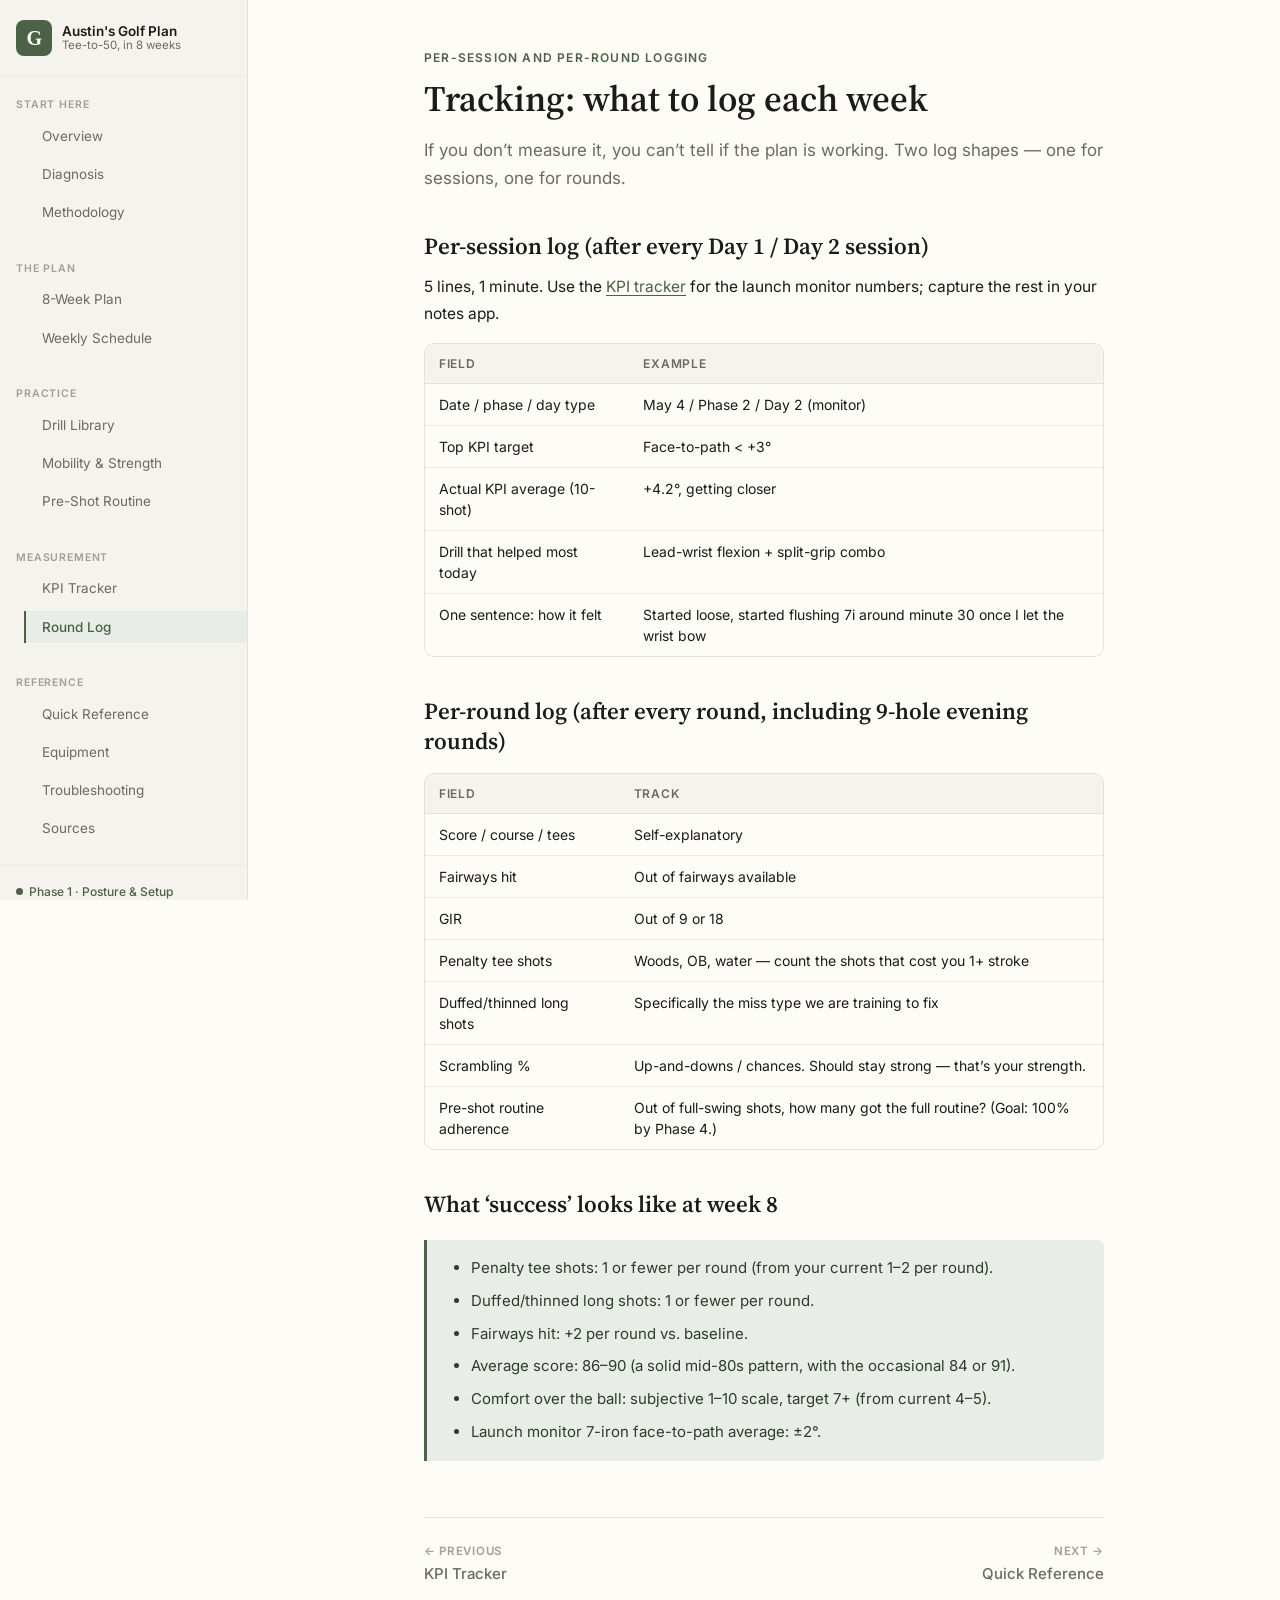
<file: tracking.html>
<!doctype html>
<html lang="en">
<head>
<meta charset="utf-8" />
<meta name="viewport" content="width=device-width, initial-scale=1" />
<title>Round Log — Austin's Golf Training Plan</title>
<meta name="description" content="An 8-week training plan for an amateur golfer working from the 90s into the 80s. Built around early-extension and clubface fixes, with research-backed practice methodology." />
<link rel="preconnect" href="https://fonts.googleapis.com">
<link rel="preconnect" href="https://fonts.gstatic.com" crossorigin>
<link href="https://fonts.googleapis.com/css2?family=Inter:wght@400;500;600;700&family=Source+Serif+4:opsz,wght@8..60,400;8..60,500;8..60,600;8..60,700&display=swap" rel="stylesheet">
<link rel="stylesheet" href="assets/css/styles.css" />
<link rel="icon" type="image/svg+xml" href="data:image/svg+xml,%3Csvg xmlns='http://www.w3.org/2000/svg' viewBox='0 0 100 100'%3E%3Crect width='100' height='100' rx='20' fill='%234d6147'/%3E%3Ctext x='50' y='68' font-family='Georgia,serif' font-size='52' font-weight='600' fill='%23fdfcf7' text-anchor='middle'%3EG%3C/text%3E%3C/svg%3E" />
<script>
  // Set theme before paint to avoid flash
  (function () {
    var stored = localStorage.getItem("golfsite.theme");
    var prefersDark = window.matchMedia && window.matchMedia("(prefers-color-scheme: dark)").matches;
    var t = stored || (prefersDark ? "dark" : "light");
    document.documentElement.setAttribute("data-theme", t);
  })();
</script>
</head>
<body>
<button class="menu-toggle" data-menu-toggle aria-label="Open menu">
  <svg viewBox="0 0 24 24" fill="none" stroke="currentColor" stroke-width="2" stroke-linecap="round" stroke-linejoin="round"><line x1="3" y1="6" x2="21" y2="6"/><line x1="3" y1="12" x2="21" y2="12"/><line x1="3" y1="18" x2="21" y2="18"/></svg>
</button>
<div class="sidebar-backdrop" data-menu-close></div>

<div class="app">
  <aside class="sidebar">
    <a class="brand" href="index.html" style="text-decoration:none;">
      <span class="brand-mark">G</span>
      <div>
        <div class="brand-text">Austin's Golf Plan</div>
        <div class="brand-sub">Tee-to-50, in 8 weeks</div>
      </div>
    </a>
    
      <div class="nav-group">
        <div class="nav-group-label">Start here</div>
        <ul class="nav-list"><li class="nav-item"><a class="nav-link" href="index.html">Overview</a></li><li class="nav-item"><a class="nav-link" href="diagnosis.html">Diagnosis</a></li><li class="nav-item"><a class="nav-link" href="methodology.html">Methodology</a></li></ul>
      </div>
      <div class="nav-group">
        <div class="nav-group-label">The plan</div>
        <ul class="nav-list"><li class="nav-item"><a class="nav-link" href="plan.html">8-Week Plan</a></li><li class="nav-item"><a class="nav-link" href="schedule.html">Weekly Schedule</a></li></ul>
      </div>
      <div class="nav-group">
        <div class="nav-group-label">Practice</div>
        <ul class="nav-list"><li class="nav-item"><a class="nav-link" href="drills.html">Drill Library</a></li><li class="nav-item"><a class="nav-link" href="mobility.html">Mobility & Strength</a></li><li class="nav-item"><a class="nav-link" href="routine.html">Pre-Shot Routine</a></li></ul>
      </div>
      <div class="nav-group">
        <div class="nav-group-label">Measurement</div>
        <ul class="nav-list"><li class="nav-item"><a class="nav-link" href="kpis.html">KPI Tracker</a></li><li class="nav-item"><a class="nav-link active" href="tracking.html">Round Log</a></li></ul>
      </div>
      <div class="nav-group">
        <div class="nav-group-label">Reference</div>
        <ul class="nav-list"><li class="nav-item"><a class="nav-link" href="quickref.html">Quick Reference</a></li><li class="nav-item"><a class="nav-link" href="equipment.html">Equipment</a></li><li class="nav-item"><a class="nav-link" href="troubleshooting.html">Troubleshooting</a></li><li class="nav-item"><a class="nav-link" href="sources.html">Sources</a></li></ul>
      </div>
    <div class="sidebar-footer">
      <span class="phase-pill" data-phase-pill><span class="dot"></span>Phase 1 · Posture & Setup</span>
      <button class="theme-toggle" data-theme-toggle aria-label="Toggle theme">
        <span data-theme-icon></span><span data-theme-label>Dark</span>
      </button>
    </div>
  </aside>

  <main class="main">
    <div class="main-inner">
      <div class="eyebrow">Per-session and per-round logging</div>
      <h1>Tracking: what to log each week</h1>
      <p class="lead">If you don&rsquo;t measure it, you can&rsquo;t tell if the plan is working. Two log shapes &mdash; one for sessions, one for rounds.</p>
      
    <h2>Per-session log (after every Day 1 / Day 2 session)</h2>
    <p>5 lines, 1 minute. Use the <a href="kpis.html">KPI tracker</a> for the launch monitor numbers; capture the rest in your notes app.</p>
    <div class="table-wrap"><table>
      <thead><tr><th>Field</th><th>Example</th></tr></thead>
      <tbody>
        <tr><td>Date / phase / day type</td><td>May 4 / Phase 2 / Day 2 (monitor)</td></tr>
        <tr><td>Top KPI target</td><td>Face-to-path &lt; +3°</td></tr>
        <tr><td>Actual KPI average (10-shot)</td><td>+4.2°, getting closer</td></tr>
        <tr><td>Drill that helped most today</td><td>Lead-wrist flexion + split-grip combo</td></tr>
        <tr><td>One sentence: how it felt</td><td>Started loose, started flushing 7i around minute 30 once I let the wrist bow</td></tr>
      </tbody>
    </table></div>

    <h2>Per-round log (after every round, including 9-hole evening rounds)</h2>
    <div class="table-wrap"><table>
      <thead><tr><th>Field</th><th>Track</th></tr></thead>
      <tbody>
        <tr><td>Score / course / tees</td><td>Self-explanatory</td></tr>
        <tr><td>Fairways hit</td><td>Out of fairways available</td></tr>
        <tr><td>GIR</td><td>Out of 9 or 18</td></tr>
        <tr><td>Penalty tee shots</td><td>Woods, OB, water — count the shots that cost you 1+ stroke</td></tr>
        <tr><td>Duffed/thinned long shots</td><td>Specifically the miss type we are training to fix</td></tr>
        <tr><td>Scrambling %</td><td>Up-and-downs / chances. Should stay strong — that&rsquo;s your strength.</td></tr>
        <tr><td>Pre-shot routine adherence</td><td>Out of full-swing shots, how many got the full routine? (Goal: 100% by Phase 4.)</td></tr>
      </tbody>
    </table></div>

    <h2>What &lsquo;success&rsquo; looks like at week 8</h2>
    <div class="callout">
      <ul style="margin:0;">
        <li>Penalty tee shots: 1 or fewer per round (from your current 1–2 per round).</li>
        <li>Duffed/thinned long shots: 1 or fewer per round.</li>
        <li>Fairways hit: +2 per round vs. baseline.</li>
        <li>Average score: 86–90 (a solid mid-80s pattern, with the occasional 84 or 91).</li>
        <li>Comfort over the ball: subjective 1–10 scale, target 7+ (from current 4–5).</li>
        <li>Launch monitor 7-iron face-to-path average: ±2°.</li>
      </ul>
    </div>
  
      
    <footer class="page-footer">
      <a class="nav-prev" href="kpis.html"><span class="nav-label">← Previous</span><span class="nav-title">KPI Tracker</span></a>
      <a class="nav-next" href="quickref.html"><span class="nav-label">Next →</span><span class="nav-title">Quick Reference</span></a>
    </footer>
    </div>
  </main>
</div>

<script src="assets/js/app.js"></script>

</body>
</html>
</file>
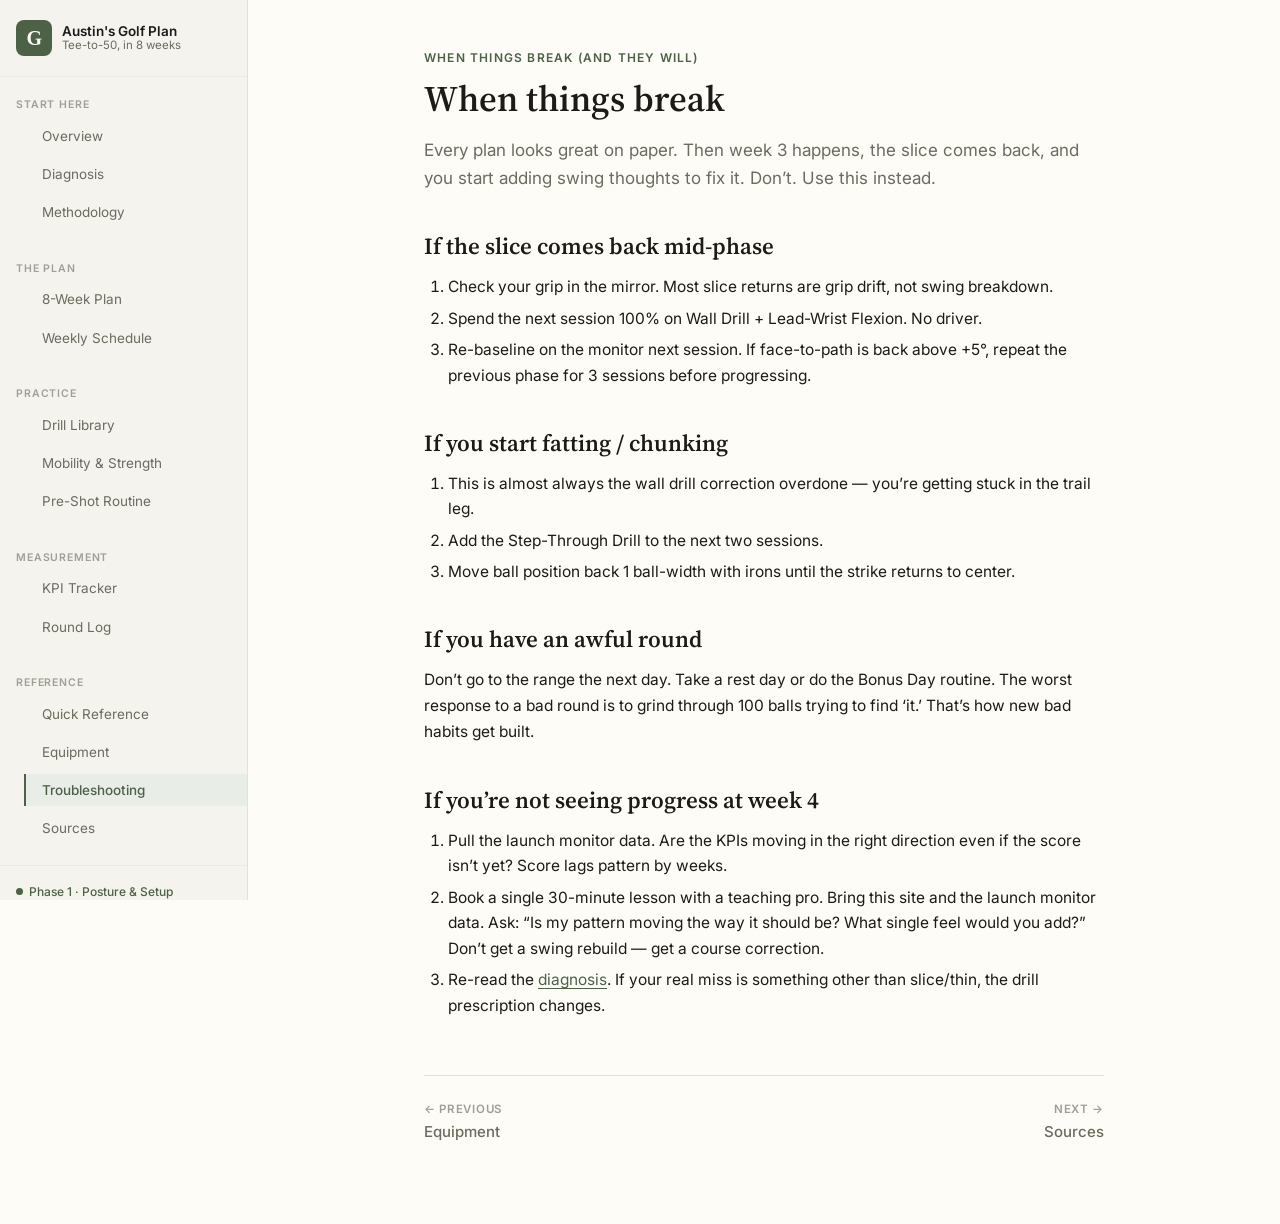
<file: troubleshooting.html>
<!doctype html>
<html lang="en">
<head>
<meta charset="utf-8" />
<meta name="viewport" content="width=device-width, initial-scale=1" />
<title>Troubleshooting — Austin's Golf Training Plan</title>
<meta name="description" content="An 8-week training plan for an amateur golfer working from the 90s into the 80s. Built around early-extension and clubface fixes, with research-backed practice methodology." />
<link rel="preconnect" href="https://fonts.googleapis.com">
<link rel="preconnect" href="https://fonts.gstatic.com" crossorigin>
<link href="https://fonts.googleapis.com/css2?family=Inter:wght@400;500;600;700&family=Source+Serif+4:opsz,wght@8..60,400;8..60,500;8..60,600;8..60,700&display=swap" rel="stylesheet">
<link rel="stylesheet" href="assets/css/styles.css" />
<link rel="icon" type="image/svg+xml" href="data:image/svg+xml,%3Csvg xmlns='http://www.w3.org/2000/svg' viewBox='0 0 100 100'%3E%3Crect width='100' height='100' rx='20' fill='%234d6147'/%3E%3Ctext x='50' y='68' font-family='Georgia,serif' font-size='52' font-weight='600' fill='%23fdfcf7' text-anchor='middle'%3EG%3C/text%3E%3C/svg%3E" />
<script>
  // Set theme before paint to avoid flash
  (function () {
    var stored = localStorage.getItem("golfsite.theme");
    var prefersDark = window.matchMedia && window.matchMedia("(prefers-color-scheme: dark)").matches;
    var t = stored || (prefersDark ? "dark" : "light");
    document.documentElement.setAttribute("data-theme", t);
  })();
</script>
</head>
<body>
<button class="menu-toggle" data-menu-toggle aria-label="Open menu">
  <svg viewBox="0 0 24 24" fill="none" stroke="currentColor" stroke-width="2" stroke-linecap="round" stroke-linejoin="round"><line x1="3" y1="6" x2="21" y2="6"/><line x1="3" y1="12" x2="21" y2="12"/><line x1="3" y1="18" x2="21" y2="18"/></svg>
</button>
<div class="sidebar-backdrop" data-menu-close></div>

<div class="app">
  <aside class="sidebar">
    <a class="brand" href="index.html" style="text-decoration:none;">
      <span class="brand-mark">G</span>
      <div>
        <div class="brand-text">Austin's Golf Plan</div>
        <div class="brand-sub">Tee-to-50, in 8 weeks</div>
      </div>
    </a>
    
      <div class="nav-group">
        <div class="nav-group-label">Start here</div>
        <ul class="nav-list"><li class="nav-item"><a class="nav-link" href="index.html">Overview</a></li><li class="nav-item"><a class="nav-link" href="diagnosis.html">Diagnosis</a></li><li class="nav-item"><a class="nav-link" href="methodology.html">Methodology</a></li></ul>
      </div>
      <div class="nav-group">
        <div class="nav-group-label">The plan</div>
        <ul class="nav-list"><li class="nav-item"><a class="nav-link" href="plan.html">8-Week Plan</a></li><li class="nav-item"><a class="nav-link" href="schedule.html">Weekly Schedule</a></li></ul>
      </div>
      <div class="nav-group">
        <div class="nav-group-label">Practice</div>
        <ul class="nav-list"><li class="nav-item"><a class="nav-link" href="drills.html">Drill Library</a></li><li class="nav-item"><a class="nav-link" href="mobility.html">Mobility & Strength</a></li><li class="nav-item"><a class="nav-link" href="routine.html">Pre-Shot Routine</a></li></ul>
      </div>
      <div class="nav-group">
        <div class="nav-group-label">Measurement</div>
        <ul class="nav-list"><li class="nav-item"><a class="nav-link" href="kpis.html">KPI Tracker</a></li><li class="nav-item"><a class="nav-link" href="tracking.html">Round Log</a></li></ul>
      </div>
      <div class="nav-group">
        <div class="nav-group-label">Reference</div>
        <ul class="nav-list"><li class="nav-item"><a class="nav-link" href="quickref.html">Quick Reference</a></li><li class="nav-item"><a class="nav-link" href="equipment.html">Equipment</a></li><li class="nav-item"><a class="nav-link active" href="troubleshooting.html">Troubleshooting</a></li><li class="nav-item"><a class="nav-link" href="sources.html">Sources</a></li></ul>
      </div>
    <div class="sidebar-footer">
      <span class="phase-pill" data-phase-pill><span class="dot"></span>Phase 1 · Posture & Setup</span>
      <button class="theme-toggle" data-theme-toggle aria-label="Toggle theme">
        <span data-theme-icon></span><span data-theme-label>Dark</span>
      </button>
    </div>
  </aside>

  <main class="main">
    <div class="main-inner">
      <div class="eyebrow">When things break (and they will)</div>
      <h1>When things break</h1>
      <p class="lead">Every plan looks great on paper. Then week 3 happens, the slice comes back, and you start adding swing thoughts to fix it. Don&rsquo;t. Use this instead.</p>
      
    <h2>If the slice comes back mid-phase</h2>
    <ol>
      <li>Check your grip in the mirror. Most slice returns are grip drift, not swing breakdown.</li>
      <li>Spend the next session 100% on Wall Drill + Lead-Wrist Flexion. No driver.</li>
      <li>Re-baseline on the monitor next session. If face-to-path is back above +5°, repeat the previous phase for 3 sessions before progressing.</li>
    </ol>

    <h2>If you start fatting / chunking</h2>
    <ol>
      <li>This is almost always the wall drill correction overdone &mdash; you&rsquo;re getting stuck in the trail leg.</li>
      <li>Add the Step-Through Drill to the next two sessions.</li>
      <li>Move ball position back 1 ball-width with irons until the strike returns to center.</li>
    </ol>

    <h2>If you have an awful round</h2>
    <p>Don&rsquo;t go to the range the next day. Take a rest day or do the Bonus Day routine. The worst response to a bad round is to grind through 100 balls trying to find &lsquo;it.&rsquo; That&rsquo;s how new bad habits get built.</p>

    <h2>If you&rsquo;re not seeing progress at week 4</h2>
    <ol>
      <li>Pull the launch monitor data. Are the KPIs moving in the right direction even if the score isn&rsquo;t yet? Score lags pattern by weeks.</li>
      <li>Book a single 30-minute lesson with a teaching pro. Bring this site and the launch monitor data. Ask: &ldquo;Is my pattern moving the way it should be? What single feel would you add?&rdquo; Don&rsquo;t get a swing rebuild &mdash; get a course correction.</li>
      <li>Re-read the <a href="diagnosis.html">diagnosis</a>. If your real miss is something other than slice/thin, the drill prescription changes.</li>
    </ol>
  
      
    <footer class="page-footer">
      <a class="nav-prev" href="equipment.html"><span class="nav-label">← Previous</span><span class="nav-title">Equipment</span></a>
      <a class="nav-next" href="sources.html"><span class="nav-label">Next →</span><span class="nav-title">Sources</span></a>
    </footer>
    </div>
  </main>
</div>

<script src="assets/js/app.js"></script>

</body>
</html>
</file>
<file: assets/css/styles.css>
/* ============================================================
   Austin's Golf Training Plan — Main Stylesheet
   Light + dark themes, sidebar layout, all components
   ============================================================ */

/* ── Custom properties ─────────────────────────────────────── */
:root {
  --accent:         #4d6147;
  --accent-hover:   #3c5037;
  --accent-light:   #e8ede7;
  --accent-text:    #2e3d2b;

  --text:           #1c1b18;
  --text-muted:     #6b6b60;
  --text-faint:     #a09e95;

  --bg:             #fdfcf7;
  --surface:        #f5f3ed;
  --surface-raised: #ffffff;
  --border:         #e4e1d8;
  --border-soft:    #edeae2;

  --shadow-sm: 0 1px 3px rgba(0,0,0,.07), 0 1px 2px rgba(0,0,0,.04);
  --shadow-md: 0 4px 12px rgba(0,0,0,.08), 0 2px 4px rgba(0,0,0,.04);

  --sidebar-w: 248px;
  --content-max: 760px;
  --radius: 6px;
  --radius-lg: 10px;

  --font-sans: 'Inter', system-ui, sans-serif;
  --font-serif: 'Source Serif 4', Georgia, serif;
}

[data-theme="dark"] {
  --accent:         #7aab72;
  --accent-hover:   #8fc086;
  --accent-light:   #1e2b1c;
  --accent-text:    #9fcf97;

  --text:           #edeae3;
  --text-muted:     #9b9888;
  --text-faint:     #6b6a62;

  --bg:             #141310;
  --surface:        #1c1a17;
  --surface-raised: #222018;
  --border:         #2e2b24;
  --border-soft:    #252219;
}

/* ── Reset ─────────────────────────────────────────────────── */
*, *::before, *::after { box-sizing: border-box; margin: 0; padding: 0; }

html { font-size: 16px; -webkit-text-size-adjust: 100%; }

body {
  font-family: var(--font-sans);
  background: var(--bg);
  color: var(--text);
  line-height: 1.6;
  -webkit-font-smoothing: antialiased;
}

a { color: var(--accent); text-decoration: underline; text-underline-offset: 3px; }
a:hover { color: var(--accent-hover); }

img, svg { display: block; max-width: 100%; }

/* ── App shell ─────────────────────────────────────────────── */
.app {
  display: flex;
  min-height: 100vh;
}

/* ── Sidebar ───────────────────────────────────────────────── */
.sidebar {
  width: var(--sidebar-w);
  flex-shrink: 0;
  background: var(--surface);
  border-right: 1px solid var(--border);
  display: flex;
  flex-direction: column;
  position: sticky;
  top: 0;
  height: 100vh;
  overflow-y: auto;
  padding: 20px 0 16px;
  scrollbar-width: thin;
  scrollbar-color: var(--border) transparent;
}

.sidebar::-webkit-scrollbar { width: 4px; }
.sidebar::-webkit-scrollbar-track { background: transparent; }
.sidebar::-webkit-scrollbar-thumb { background: var(--border); border-radius: 2px; }

/* Brand */
.brand {
  display: flex;
  align-items: center;
  gap: 10px;
  padding: 0 16px 20px;
  border-bottom: 1px solid var(--border-soft);
  margin-bottom: 8px;
}

.brand-mark {
  width: 36px;
  height: 36px;
  border-radius: 8px;
  background: var(--accent);
  color: #fdfcf7;
  font-family: Georgia, serif;
  font-size: 20px;
  font-weight: 600;
  display: flex;
  align-items: center;
  justify-content: center;
  flex-shrink: 0;
  letter-spacing: -.5px;
}

.brand-text {
  font-size: 13.5px;
  font-weight: 600;
  color: var(--text);
  line-height: 1.2;
}

.brand-sub {
  font-size: 11.5px;
  color: var(--text-muted);
  line-height: 1.2;
}

/* Nav groups */
.nav-group {
  padding: 12px 0 4px;
}

.nav-group-label {
  font-size: 10.5px;
  font-weight: 600;
  letter-spacing: .08em;
  text-transform: uppercase;
  color: var(--text-faint);
  padding: 0 16px 6px;
}

.nav-list {
  list-style: none;
}

.nav-item { }

.nav-link {
  display: block;
  padding: 5px 16px;
  font-size: 13.5px;
  color: var(--text-muted);
  text-decoration: none;
  border-radius: 0;
  transition: color .15s, background .15s;
  border-left: 2px solid transparent;
}

.nav-link:hover {
  color: var(--text);
  background: var(--border-soft);
  text-decoration: none;
}

.nav-link.active {
  color: var(--accent);
  font-weight: 500;
  border-left-color: var(--accent);
  background: var(--accent-light);
}

/* Sidebar footer */
.sidebar-footer {
  margin-top: auto;
  padding: 16px 16px 0;
  border-top: 1px solid var(--border-soft);
  display: flex;
  flex-direction: column;
  gap: 10px;
}

.phase-pill {
  display: inline-flex;
  align-items: center;
  gap: 6px;
  font-size: 12px;
  color: var(--accent);
  font-weight: 500;
}

.phase-pill .dot {
  width: 7px;
  height: 7px;
  border-radius: 50%;
  background: var(--accent);
  flex-shrink: 0;
}

.theme-toggle {
  display: inline-flex;
  align-items: center;
  gap: 6px;
  font-size: 12.5px;
  color: var(--text-muted);
  background: none;
  border: 1px solid var(--border);
  border-radius: var(--radius);
  padding: 5px 10px;
  cursor: pointer;
  width: 100%;
  transition: background .15s, color .15s;
}

.theme-toggle:hover {
  background: var(--surface-raised);
  color: var(--text);
}

.theme-toggle svg { width: 14px; height: 14px; }

/* Mobile nav toggle */
.menu-toggle {
  display: none;
  position: fixed;
  top: 12px;
  left: 12px;
  z-index: 200;
  background: var(--surface-raised);
  border: 1px solid var(--border);
  border-radius: var(--radius);
  padding: 8px;
  cursor: pointer;
  color: var(--text);
  box-shadow: var(--shadow-sm);
}

.menu-toggle svg { width: 20px; height: 20px; }

.sidebar-backdrop {
  display: none;
  position: fixed;
  inset: 0;
  background: rgba(0,0,0,.3);
  z-index: 150;
  backdrop-filter: blur(2px);
}

/* ── Main content ──────────────────────────────────────────── */
.main {
  flex: 1;
  overflow-y: auto;
  min-width: 0;
}

.main-inner {
  max-width: var(--content-max);
  margin: 0 auto;
  padding: 48px 40px 80px;
}

/* ── Typography ────────────────────────────────────────────── */
.eyebrow {
  font-size: 12px;
  font-weight: 600;
  letter-spacing: .1em;
  text-transform: uppercase;
  color: var(--accent);
  margin-bottom: 10px;
}

h1 {
  font-family: var(--font-serif);
  font-size: clamp(26px, 4vw, 36px);
  font-weight: 600;
  color: var(--text);
  line-height: 1.2;
  margin-bottom: 16px;
}

h2 {
  font-family: var(--font-serif);
  font-size: clamp(19px, 2.5vw, 23px);
  font-weight: 600;
  color: var(--text);
  line-height: 1.3;
  margin-top: 40px;
  margin-bottom: 12px;
}

h3 {
  font-family: var(--font-sans);
  font-size: 16px;
  font-weight: 600;
  color: var(--text);
  line-height: 1.4;
  margin-top: 28px;
  margin-bottom: 8px;
}

h4 {
  font-family: var(--font-sans);
  font-size: 14.5px;
  font-weight: 600;
  color: var(--text);
  margin-top: 20px;
  margin-bottom: 6px;
}

p {
  font-size: 15.5px;
  line-height: 1.7;
  color: var(--text);
  margin-bottom: 16px;
}

p.lead {
  font-size: 17px;
  line-height: 1.65;
  color: var(--text-muted);
  margin-bottom: 28px;
}

ul, ol {
  padding-left: 24px;
  margin-bottom: 16px;
}

li {
  font-size: 15.5px;
  line-height: 1.65;
  margin-bottom: 6px;
}

strong { font-weight: 600; }
em { font-style: italic; }

code {
  font-family: 'Menlo', 'Monaco', monospace;
  font-size: 13px;
  background: var(--surface);
  border: 1px solid var(--border);
  border-radius: 3px;
  padding: 1px 5px;
}

/* ── Buttons ───────────────────────────────────────────────── */
.cta-row {
  display: flex;
  flex-wrap: wrap;
  gap: 10px;
  margin-bottom: 36px;
}

.btn {
  display: inline-flex;
  align-items: center;
  gap: 6px;
  padding: 9px 18px;
  border-radius: var(--radius);
  font-size: 14px;
  font-weight: 500;
  text-decoration: none;
  cursor: pointer;
  border: 1px solid transparent;
  transition: background .15s, color .15s, border-color .15s, box-shadow .15s;
  line-height: 1;
}

.btn-primary {
  background: var(--accent);
  color: #fdfcf7;
  border-color: var(--accent);
}

.btn-primary:hover {
  background: var(--accent-hover);
  border-color: var(--accent-hover);
  color: #fdfcf7;
}

.btn-ghost {
  background: transparent;
  color: var(--text-muted);
  border-color: var(--border);
}

.btn-ghost:hover {
  background: var(--surface);
  color: var(--text);
  border-color: var(--border);
}

/* ── Metric grid ───────────────────────────────────────────── */
.metric-grid {
  display: grid;
  grid-template-columns: repeat(auto-fit, minmax(150px, 1fr));
  gap: 12px;
  margin: 20px 0 28px;
}

.metric {
  background: var(--surface);
  border: 1px solid var(--border);
  border-radius: var(--radius-lg);
  padding: 16px;
}

.metric-label {
  font-size: 11.5px;
  font-weight: 600;
  text-transform: uppercase;
  letter-spacing: .06em;
  color: var(--text-faint);
  margin-bottom: 6px;
}

.metric-value {
  font-family: var(--font-serif);
  font-size: 20px;
  font-weight: 600;
  color: var(--text);
  line-height: 1.2;
  margin-bottom: 4px;
}

.metric-sub {
  font-size: 12px;
  color: var(--text-muted);
}

/* ── Table ─────────────────────────────────────────────────── */
.table-wrap {
  overflow-x: auto;
  margin: 16px 0 24px;
  border: 1px solid var(--border);
  border-radius: var(--radius-lg);
}

table {
  width: 100%;
  border-collapse: collapse;
  font-size: 14px;
}

th {
  font-size: 12px;
  font-weight: 600;
  text-transform: uppercase;
  letter-spacing: .06em;
  color: var(--text-muted);
  background: var(--surface);
  padding: 10px 14px;
  text-align: left;
  border-bottom: 1px solid var(--border);
}

td {
  padding: 10px 14px;
  color: var(--text);
  border-bottom: 1px solid var(--border-soft);
  vertical-align: top;
  line-height: 1.5;
}

tr:last-child td { border-bottom: none; }
tr:hover td { background: var(--surface); }

/* ── Callout ───────────────────────────────────────────────── */
.callout {
  background: var(--accent-light);
  border-left: 3px solid var(--accent);
  border-radius: 0 var(--radius) var(--radius) 0;
  padding: 16px 20px;
  margin: 20px 0 28px;
  font-size: 15px;
  line-height: 1.65;
  color: var(--accent-text);
}

[data-theme="dark"] .callout { color: var(--text); }

.callout strong { color: inherit; }

.callout ul, .callout ol { margin-bottom: 0; }
.callout li { margin-bottom: 8px; font-size: 15px; }
.callout li:last-child { margin-bottom: 0; }

/* ── Page footer (prev/next nav) ───────────────────────────── */
.page-footer {
  display: flex;
  justify-content: space-between;
  align-items: center;
  margin-top: 56px;
  padding-top: 24px;
  border-top: 1px solid var(--border);
  gap: 16px;
}

.nav-prev, .nav-next {
  display: flex;
  flex-direction: column;
  gap: 2px;
  text-decoration: none;
  color: var(--text-muted);
  transition: color .15s;
}

.nav-next { align-items: flex-end; }
.nav-prev { align-items: flex-start; }

.nav-prev:hover, .nav-next:hover { color: var(--accent); }

.nav-label {
  font-size: 11.5px;
  font-weight: 600;
  letter-spacing: .06em;
  text-transform: uppercase;
  color: var(--text-faint);
}

.nav-title {
  font-size: 15px;
  font-weight: 500;
}

/* ── Phase tracker (plan.html) ─────────────────────────────── */
.phase-tracker {
  display: grid;
  grid-template-columns: repeat(auto-fit, minmax(160px, 1fr));
  gap: 12px;
  margin: 20px 0 32px;
}

.phase-card {
  border: 2px solid var(--border);
  border-radius: var(--radius-lg);
  padding: 16px;
  cursor: pointer;
  transition: border-color .2s, background .2s, box-shadow .2s;
  background: var(--surface-raised);
  user-select: none;
}

.phase-card:hover {
  border-color: var(--accent);
  box-shadow: var(--shadow-sm);
}

.phase-card[data-status="active"] {
  border-color: var(--accent);
  background: var(--accent-light);
}

.phase-card[data-status="done"] {
  border-color: var(--border);
  background: var(--surface);
  opacity: .75;
}

.phase-card[data-status="future"] {
  border-color: var(--border-soft);
  background: var(--surface);
}

.phase-num {
  font-size: 11px;
  font-weight: 700;
  letter-spacing: .08em;
  text-transform: uppercase;
  color: var(--text-faint);
  margin-bottom: 4px;
}

.phase-card[data-status="active"] .phase-num { color: var(--accent); }

.phase-name {
  font-size: 15px;
  font-weight: 600;
  color: var(--text);
  margin-bottom: 2px;
  line-height: 1.3;
}

.phase-weeks {
  font-size: 12.5px;
  color: var(--text-muted);
  margin-bottom: 10px;
}

.phase-status {
  display: inline-flex;
  align-items: center;
  font-size: 11.5px;
  font-weight: 600;
  padding: 3px 8px;
  border-radius: 20px;
  background: var(--surface);
  color: var(--text-muted);
}

.phase-card[data-status="active"] .phase-status {
  background: var(--accent);
  color: #fdfcf7;
}

.phase-card[data-status="done"] .phase-status {
  background: var(--border);
  color: var(--text-muted);
}

/* ── Drill library ─────────────────────────────────────────── */
.drill-header {
  display: flex;
  align-items: center;
  justify-content: space-between;
  flex-wrap: wrap;
  gap: 12px;
  margin-bottom: 24px;
}

.drill-summary {
  font-size: 13px;
  color: var(--text-muted);
}

.drill-list {
  display: flex;
  flex-direction: column;
  gap: 16px;
}

.drill-card {
  border: 1px solid var(--border);
  border-radius: var(--radius-lg);
  padding: 20px;
  background: var(--surface-raised);
  transition: border-color .15s, box-shadow .15s;
}

.drill-card:hover { border-color: var(--accent); }

.drill-card-header {
  display: flex;
  align-items: flex-start;
  gap: 12px;
  margin-bottom: 12px;
}

.drill-checkbox {
  width: 18px;
  height: 18px;
  margin-top: 2px;
  flex-shrink: 0;
  accent-color: var(--accent);
  cursor: pointer;
}

.drill-title-group { flex: 1; }

.drill-title {
  font-size: 16px;
  font-weight: 600;
  color: var(--text);
  line-height: 1.3;
  margin-bottom: 2px;
}

.drill-tags {
  display: flex;
  flex-wrap: wrap;
  gap: 5px;
  margin-bottom: 10px;
}

.drill-tag {
  font-size: 11px;
  font-weight: 600;
  letter-spacing: .05em;
  text-transform: uppercase;
  padding: 2px 7px;
  border-radius: 20px;
  background: var(--surface);
  color: var(--text-muted);
  border: 1px solid var(--border);
}

.drill-tag.phase-tag {
  background: var(--accent-light);
  color: var(--accent);
  border-color: transparent;
}

.drill-body { font-size: 15px; line-height: 1.65; }
.drill-body p { margin-bottom: 10px; }
.drill-body ul { margin-bottom: 10px; }
.drill-body li { font-size: 15px; margin-bottom: 5px; }

.drill-meta {
  display: flex;
  flex-wrap: wrap;
  gap: 20px;
  margin-top: 14px;
  padding-top: 14px;
  border-top: 1px solid var(--border-soft);
  font-size: 13px;
}

.drill-meta-item {
  display: flex;
  flex-direction: column;
  gap: 1px;
}

.drill-meta-label {
  font-size: 10.5px;
  font-weight: 700;
  letter-spacing: .06em;
  text-transform: uppercase;
  color: var(--text-faint);
}

.drill-meta-value {
  color: var(--text-muted);
}

/* ── KPI / tracker ─────────────────────────────────────────── */
.kpi-form {
  background: var(--surface);
  border: 1px solid var(--border);
  border-radius: var(--radius-lg);
  padding: 20px;
  margin-bottom: 28px;
}

.form-grid {
  display: grid;
  grid-template-columns: repeat(auto-fit, minmax(130px, 1fr));
  gap: 12px;
  margin-bottom: 14px;
}

.form-field {
  display: flex;
  flex-direction: column;
  gap: 4px;
}

.form-label {
  font-size: 11.5px;
  font-weight: 600;
  letter-spacing: .05em;
  text-transform: uppercase;
  color: var(--text-muted);
}

.form-input {
  background: var(--surface-raised);
  border: 1px solid var(--border);
  border-radius: var(--radius);
  padding: 7px 10px;
  font-size: 14px;
  color: var(--text);
  font-family: var(--font-sans);
  transition: border-color .15s, box-shadow .15s;
  width: 100%;
}

.form-input:focus {
  outline: none;
  border-color: var(--accent);
  box-shadow: 0 0 0 3px var(--accent-light);
}

.chart-wrap {
  height: 220px;
  margin-bottom: 20px;
}

.delete-btn {
  background: none;
  border: none;
  color: var(--text-faint);
  font-size: 16px;
  cursor: pointer;
  padding: 2px 6px;
  border-radius: 3px;
  transition: color .15s, background .15s;
}

.delete-btn:hover { color: #c0392b; background: #fdf0f0; }

.empty-state {
  text-align: center;
  padding: 40px 20px;
  color: var(--text-muted);
  font-size: 15px;
}

/* ── Routine page ──────────────────────────────────────────── */
.routine-step {
  display: flex;
  gap: 16px;
  margin-bottom: 20px;
}

.routine-num {
  width: 32px;
  height: 32px;
  border-radius: 50%;
  background: var(--accent);
  color: #fdfcf7;
  font-weight: 700;
  font-size: 14px;
  display: flex;
  align-items: center;
  justify-content: center;
  flex-shrink: 0;
  margin-top: 2px;
}

.routine-body h3 { margin-top: 0; }

.box-header {
  font-size: 11px;
  font-weight: 700;
  letter-spacing: .1em;
  text-transform: uppercase;
  color: var(--text-faint);
  margin-bottom: 6px;
}

.box-card {
  border: 1px solid var(--border);
  border-radius: var(--radius-lg);
  overflow: hidden;
  margin: 16px 0;
}

.box-card-header {
  background: var(--accent);
  color: #fdfcf7;
  padding: 12px 18px;
  font-weight: 600;
  font-size: 14px;
  letter-spacing: .04em;
  text-transform: uppercase;
}

.box-card-body {
  padding: 16px 18px;
  background: var(--surface-raised);
}

.box-card-body ul { margin-bottom: 0; }

/* ── Responsive ────────────────────────────────────────────── */
@media (max-width: 768px) {
  .menu-toggle { display: flex; }

  .sidebar {
    position: fixed;
    left: 0;
    top: 0;
    bottom: 0;
    z-index: 160;
    transform: translateX(-100%);
    transition: transform .25s ease;
    box-shadow: var(--shadow-md);
  }

  .sidebar.open { transform: translateX(0); }

  .sidebar-backdrop.open { display: block; }

  .main-inner {
    padding: 64px 20px 60px;
  }

  .metric-grid {
    grid-template-columns: repeat(2, 1fr);
  }

  .phase-tracker {
    grid-template-columns: repeat(2, 1fr);
  }

  .cta-row { flex-direction: column; }
  .btn { justify-content: center; }

  .page-footer {
    flex-direction: column;
    align-items: flex-start;
    gap: 12px;
  }

  .nav-next { align-items: flex-start; }
}

@media (max-width: 480px) {
  .metric-grid, .phase-tracker { grid-template-columns: 1fr; }
  .form-grid { grid-template-columns: 1fr 1fr; }
}
</file>
